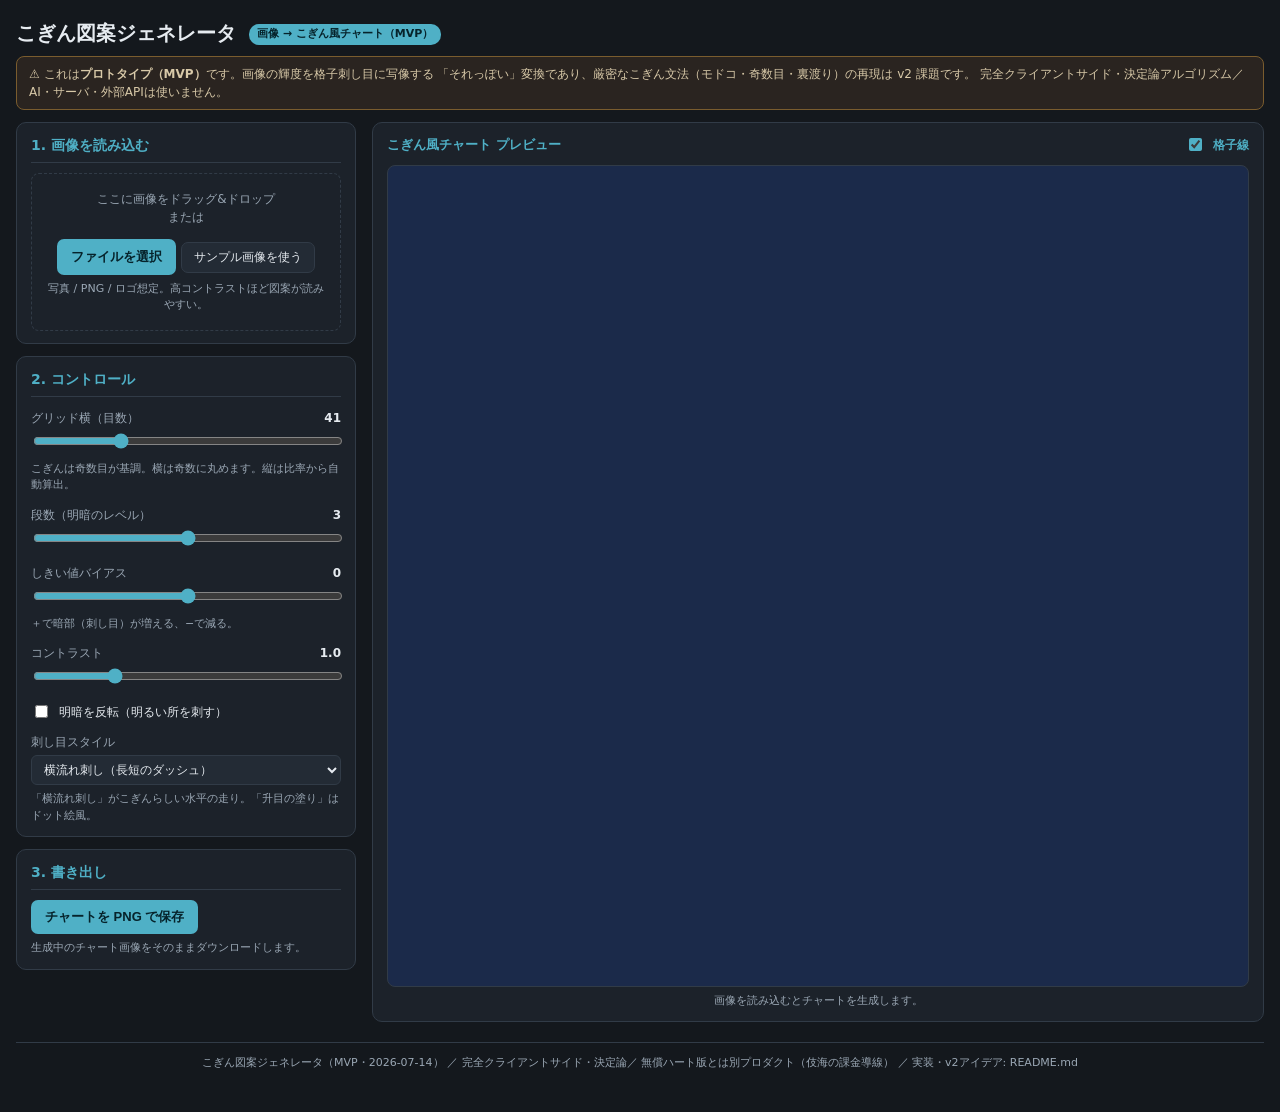
<file: index.html>
<!DOCTYPE html>
<html lang="ja">
<head>
<meta charset="UTF-8">
<meta name="viewport" content="width=device-width, initial-scale=1.0">
<title>こぎん図案ジェネレータ — 画像/ロゴ → こぎん風チャート（MVP）</title>
<link rel="stylesheet" href="css/style.css">
</head>
<body>
<div class="app-root">

  <header class="app-header">
    <h1>こぎん図案ジェネレータ
      <span class="proto-tag">画像 → こぎん風チャート（MVP）</span>
    </h1>
    <div class="warn-banner">
      ⚠ これは<strong>プロトタイプ（MVP）</strong>です。画像の輝度を格子刺し目に写像する
      「それっぽい」変換であり、厳密なこぎん文法（モドコ・奇数目・裏渡り）の再現は v2 課題です。
      完全クライアントサイド・決定論アルゴリズム／AI・サーバ・外部APIは使いません。
    </div>
  </header>

  <main class="app-main">

    <!-- 左: 入力・コントロール -->
    <aside class="side side-left">

      <section class="panel">
        <h2>1. 画像を読み込む</h2>
        <div id="dropzone" class="dropzone">
          <p class="dz-text">ここに画像をドラッグ&ドロップ<br>または</p>
          <label class="btn-primary file-btn">
            ファイルを選択
            <input type="file" id="file-input" accept="image/*" hidden>
          </label>
          <button id="btn-sample" class="btn-small">サンプル画像を使う</button>
          <p class="hint">写真 / PNG / ロゴ想定。高コントラストほど図案が読みやすい。</p>
        </div>
        <canvas id="src-canvas" class="src-canvas" width="200" height="200"></canvas>
      </section>

      <section class="panel">
        <h2>2. コントロール</h2>

        <label class="ctl-row">
          <span class="ctl-label">グリッド横（目数） <b id="gw-val">41</b></span>
          <input type="range" id="grid-w" min="11" max="121" step="2" value="41">
        </label>
        <p class="hint">こぎんは奇数目が基調。横は奇数に丸めます。縦は比率から自動算出。</p>

        <label class="ctl-row">
          <span class="ctl-label">段数（明暗のレベル） <b id="lv-val">3</b></span>
          <input type="range" id="levels" min="2" max="4" step="1" value="3">
        </label>

        <label class="ctl-row">
          <span class="ctl-label">しきい値バイアス <b id="th-val">0</b></span>
          <input type="range" id="threshold" min="-60" max="60" step="2" value="0">
        </label>
        <p class="hint">＋で暗部（刺し目）が増える、−で減る。</p>

        <label class="ctl-row">
          <span class="ctl-label">コントラスト <b id="ct-val">1.0</b></span>
          <input type="range" id="contrast" min="0.5" max="2.5" step="0.1" value="1.0">
        </label>

        <label class="ctl-check">
          <input type="checkbox" id="invert"> 明暗を反転（明るい所を刺す）
        </label>

        <label class="ctl-row">
          <span class="ctl-label">刺し目スタイル</span>
          <select id="stitch-style">
            <option value="dash">横流れ刺し（長短のダッシュ）</option>
            <option value="fill">升目の塗り（濃淡）</option>
          </select>
        </label>
        <p class="hint">「横流れ刺し」がこぎんらしい水平の走り。「升目の塗り」はドット絵風。</p>
      </section>

      <section class="panel">
        <h2>3. 書き出し</h2>
        <button id="btn-export" class="btn-primary">チャートを PNG で保存</button>
        <p class="hint">生成中のチャート画像をそのままダウンロードします。</p>
      </section>
    </aside>

    <!-- 中央: プレビュー -->
    <section class="center-col">
      <div class="toolbar">
        <span class="tb-label">こぎん風チャート プレビュー</span>
        <span class="tb-grow"></span>
        <label class="ctl-check inline">
          <input type="checkbox" id="show-grid" checked> 格子線
        </label>
      </div>
      <div class="canvas-wrap">
        <canvas id="chart-canvas" class="chart-canvas" width="800" height="800"></canvas>
      </div>
      <p id="chart-info" class="hint chart-info">画像を読み込むとチャートを生成します。</p>
    </section>

  </main>

  <footer class="app-footer">
    こぎん図案ジェネレータ（MVP・2026-07-14）
    ／ 完全クライアントサイド・決定論／ 無償ハート版とは別プロダクト（伎海の課金導線）
    ／ 実装・v2アイデア: README.md
  </footer>
</div>

<script src="js/image-loader.js"></script>
<script src="js/quantize.js"></script>
<script src="js/kogin-render.js"></script>
<script src="js/sample.js"></script>
<script src="js/app.js"></script>
</body>
</html>
</file>
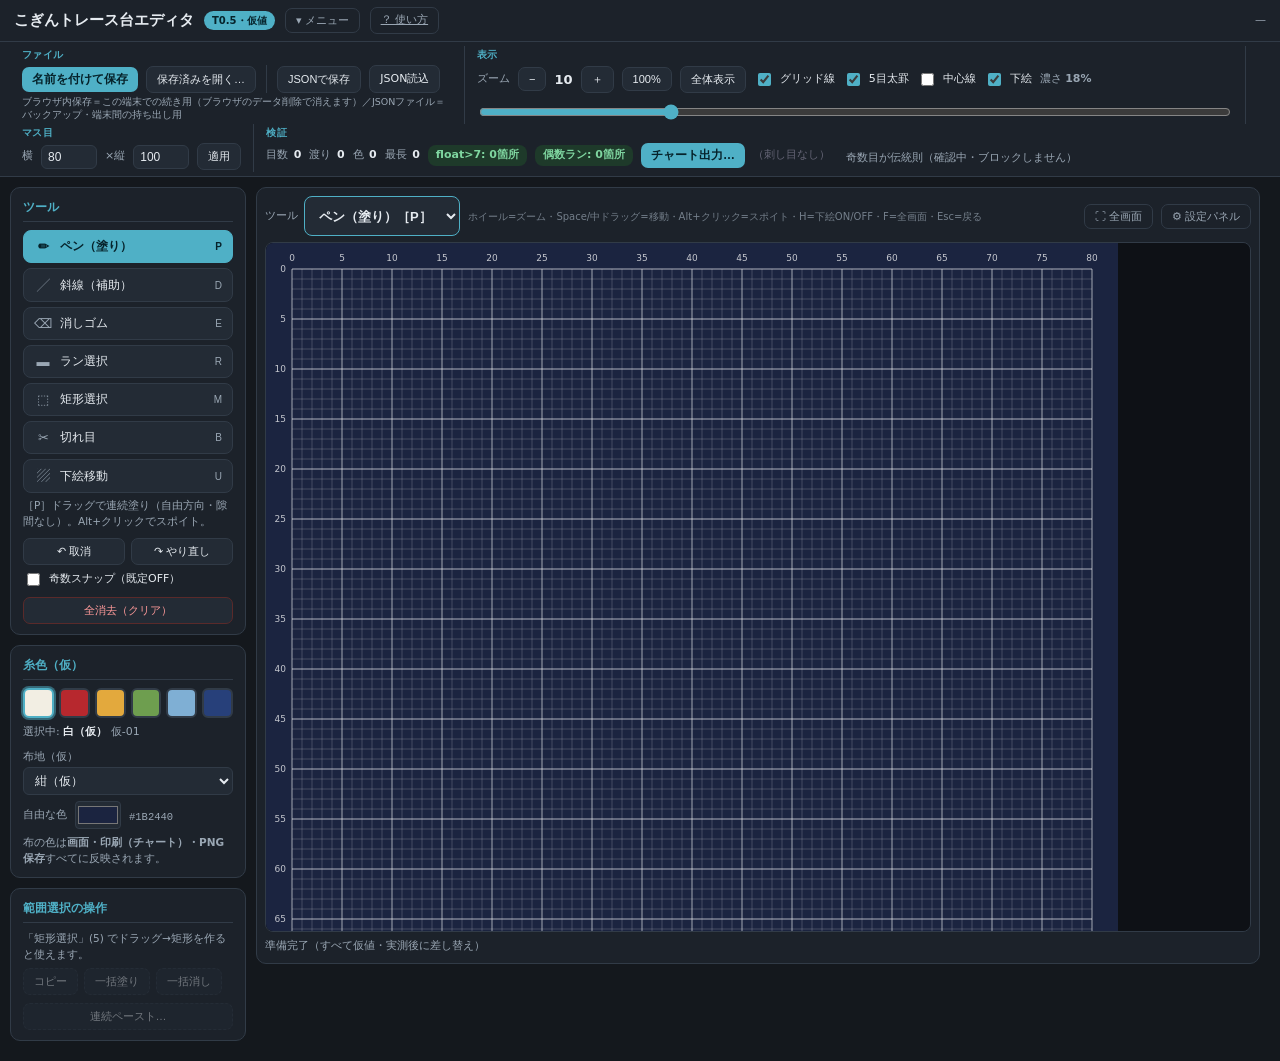
<file: editor.html>
<!DOCTYPE html>
<html lang="ja">
<head>
<meta charset="UTF-8">
<meta name="viewport" content="width=device-width, initial-scale=1.0">
<title>こぎんトレース台エディタ（T0.5・仮）</title>
<!-- ?v= はキャッシュバスター。GitHub Pages はJS/CSSをブラウザにキャッシュさせるため、
     更新を出したのに古いままの画面が出る事故（2026-08-06 R7）を防ぐ。改修のたびに上げる。 -->
<link rel="stylesheet" href="css/editor.css?v=r9">
</head>
<body>

<header class="ed-header">
  <h1>こぎんトレース台エディタ</h1>
  <span class="ed-tag">T0.5・仮値</span>
  <button class="btn-ghost" id="btn-ribbon-toggle" title="上部メニューを格納/展開">▾ メニュー</button>
  <a class="btn-ghost" id="btn-help" href="help.html" target="_blank" rel="noopener" title="使い方ページを新しいタブで開く">？ 使い方</a>
  <span class="spacer"></span>
  <span class="ed-note" id="autosave-status">—</span>
</header>

<!-- ===== 上部リボン（低頻度・格納可能） ===== -->
<div class="ribbon" id="ribbon">
  <div class="rb-group">
    <div class="rb-title">ファイル</div>
    <div class="rb-body">
      <button class="btn-primary btn-slim" id="btn-save-named" title="このブラウザの中に名前を付けて保存（すぐ続きから開けます）">名前を付けて保存</button>
      <button class="btn-small" id="btn-open-library" title="このブラウザに保存したデザインの一覧から開く">保存済みを開く…</button>
      <span class="rb-div"></span>
      <button class="btn-small" id="btn-save" title="JSONファイルとしてダウンロード（バックアップ・他の端末へ持ち出し用）">JSONで保存</button>
      <label class="file-btn btn-small" title="JSONファイルを読み込む">JSON読込<input type="file" id="load-file" accept="application/json,.json"></label>
    </div>
    <p class="rb-note" id="file-role-note">ブラウザ内保存＝この端末での続き用（ブラウザのデータ削除で消えます）／JSONファイル＝バックアップ・端末間の持ち出し用</p>
  </div>

  <div class="rb-group">
    <div class="rb-title">表示</div>
    <div class="rb-body">
      <span class="rb-lbl">ズーム</span>
      <button class="btn-small" id="btn-zoom-out">−</button>
      <b id="zoom-val">10</b>
      <button class="btn-small" id="btn-zoom-in">＋</button>
      <button class="btn-small" id="btn-zoom-100" title="既定倍率に戻す">100%</button>
      <button class="btn-small" id="btn-zoom-fit" title="グリッド全体を表示に合わせる">全体表示</button>
      <label class="check"><input type="checkbox" id="chk-grid" checked> グリッド線</label>
      <label class="check"><input type="checkbox" id="chk-5" checked> 5目太罫</label>
      <label class="check"><input type="checkbox" id="chk-center"> 中心線</label>
      <label class="check" title="下絵の表示ON/OFF（H キー・データは保持）"><input type="checkbox" id="chk-underlay" checked> 下絵</label>
      <span class="rb-lbl">濃さ <b id="gridop-val">18%</b></span>
      <input type="range" id="grid-opacity" min="4" max="60" step="1" value="18" class="rb-range">
    </div>
  </div>

  <div class="rb-group">
    <div class="rb-title">マス目</div>
    <div class="rb-body">
      <span class="rb-lbl">横</span>
      <input type="number" id="grid-w-top" min="3" max="200" value="80" title="横のマス数">
      <span class="rb-lbl">×縦</span>
      <input type="number" id="grid-h-top" min="3" max="200" value="100" title="縦のマス数">
      <button class="btn-small" id="btn-grid-apply" title="このマス数に変更（塗りは左上基準で残ります）">適用</button>
    </div>
  </div>

  <div class="rb-group grow">
    <div class="rb-title">検証</div>
    <div class="rb-body">
      <span class="stat-inline">目数 <b id="stat-cells">0</b></span>
      <span class="stat-inline">渡り <b id="stat-runs">0</b></span>
      <span class="stat-inline">色 <b id="stat-colors">0</b></span>
      <span class="stat-inline">最長 <b id="stat-maxrun">0</b></span>
      <span class="badge ok" id="float-badge">float&gt;7: 0箇所</span>
      <span class="badge ok" id="even-badge">偶数ラン: 0箇所</span>
      <button class="btn-primary btn-slim" id="btn-chart">チャート出力…</button>
      <span class="percolor" id="percolor"></span>
      <span class="hint" id="chart-hint"></span>
      <span class="hint" id="even-note">奇数目が伝統則（確認中・ブロックしません）</span>
    </div>
  </div>
</div>

<!-- ===== ワークスペース（左=高頻度 / 中央=キャンバス / 右=折りたたみ既定） ===== -->
<div class="ws right-collapsed" id="ws">

  <!-- 左：高頻度（ツール・パレット・取消・範囲操作） -->
  <aside class="ws-left">
    <section class="panel">
      <h2>ツール</h2>
      <div class="tool-list">
        <button class="tool-btn" id="tool-pen" data-tool="pen" title="ペン（塗り）［P / 1］ドラッグで連続塗り・Alt+クリックでスポイト"><span class="ico">✏</span>ペン（塗り）<span class="k">P</span></button>
        <button class="tool-btn" id="tool-diag" data-tool="diag" title="斜線（補助）［D / 2］"><span class="ico">╱</span>斜線（補助）<span class="k">D</span></button>
        <button class="tool-btn" id="tool-eraser" data-tool="eraser" title="消しゴム［E / 3］ドラッグで自由方向に消去"><span class="ico">⌫</span>消しゴム<span class="k">E</span></button>
        <button class="tool-btn" id="tool-select" data-tool="select" title="ラン選択［R / 4］"><span class="ico">▬</span>ラン選択<span class="k">R</span></button>
        <button class="tool-btn" id="tool-rect" data-tool="rect" title="矩形選択［M / 5］"><span class="ico">⬚</span>矩形選択<span class="k">M</span></button>
        <button class="tool-btn" id="tool-break" data-tool="break" title="切れ目［B / 7］"><span class="ico">✂</span>切れ目<span class="k">B</span></button>
        <button class="tool-btn" id="tool-underlay" data-tool="underlay" title="下絵移動［U / 6］ホイールで下絵拡縮"><span class="ico">▨</span>下絵移動<span class="k">U</span></button>
      </div>
      <p class="hint" id="tool-tip">ドラッグで水平ラン。放すと確定。</p>
      <div class="undo-row">
        <button class="btn-small" id="btn-undo">↶ 取消</button>
        <button class="btn-small" id="btn-redo">↷ やり直し</button>
      </div>
      <label class="check"><input type="checkbox" id="chk-oddsnap"> 奇数スナップ（既定OFF）</label>
      <button class="btn-small danger-outline block-btn" id="btn-clear-all">全消去（クリア）</button>
    </section>

    <section class="panel">
      <h2>糸色（仮）</h2>
      <div class="palette" id="palette"></div>
      <div class="active-color" id="active-color">—</div>
      <label class="block lbl">布地（仮）</label>
      <select id="fabric-select"></select>
      <div class="row fabric-row">
        <label for="fabric-color">自由な色</label>
        <input type="color" id="fabric-color" value="#1B2440" title="布の色を自由に選ぶ（選ぶと「自由な色」になります）">
        <span class="hint" id="fabric-hex">#1B2440</span>
      </div>
      <p class="hint">布の色は<b>画面・印刷（チャート）・PNG保存</b>すべてに反映されます。</p>
    </section>

    <section class="panel">
      <h2>範囲選択の操作</h2>
      <p class="hint">「矩形選択」(5) でドラッグ→矩形を作ると使えます。</p>
      <div class="row">
        <button class="btn-small" id="btn-copy">コピー</button>
        <button class="btn-small" id="btn-rect-fill">一括塗り</button>
        <button class="btn-small" id="btn-rect-erase">一括消し</button>
      </div>
      <button class="btn-small block-btn" id="btn-repeat">連続ペースト…</button>
      <div class="repeat-form hidden" id="repeat-form">
        <ol class="steps" id="repeat-steps">
          <li data-step="1">コピー</li>
          <li data-step="2">回数・間隔</li>
          <li data-step="3">配置クリック</li>
        </ol>
        <div class="row">
          <label>横回数</label><input type="number" id="rep-nx" min="1" max="50" value="3">
          <label>縦回数</label><input type="number" id="rep-ny" min="1" max="50" value="3">
        </div>
        <div class="row">
          <label>横間隔</label><input type="number" id="rep-gapx" min="0" max="20" value="1">
          <label>縦間隔</label><input type="number" id="rep-gapy" min="0" max="20" value="1">
        </div>
        <div class="row">
          <button class="btn-primary" id="rep-place">配置モードへ</button>
          <button class="btn-small" id="rep-cancel">閉じる</button>
        </div>
        <p class="hint">キャンバス上をクリックで一括配置（undo1回で戻る）。</p>
      </div>
    </section>
  </aside>

  <!-- 中央：キャンバス（可変幅で最大化） -->
  <main class="ws-canvas" id="ws-canvas">
    <!-- #15 キャンバス直接D&D中のオーバーレイ（画像を板に落として下絵を読み込む） -->
    <div class="canvas-dnd-hint hidden" id="canvas-dnd-hint">ここにドロップで下絵を読み込み</div>
    <div class="canvas-toolbar">
      <!-- #20 ここは元から「現在のツール名」の表示に場所を取っていた枠。そのまま選択UIにする
           ＝方眼を新たに覆わない。.canvas-toolbar は body.focus-mode でも残るので全画面でも同じ場所・同じ操作。 -->
      <label class="tool-pick"><span class="tp-lbl">ツール</span>
        <select id="tool-picker" title="ツールを選ぶ（キーボードは P/D/E/R/M/U/B）" aria-label="ツールを選ぶ"></select>
      </label>
      <span class="op-hint">ホイール=ズーム・Space/中ドラッグ=移動・Alt+クリック=スポイト・H=下絵ON/OFF・F=全画面・Esc=戻る</span>
      <span class="spacer"></span>
      <button class="btn-ghost" id="btn-focus-toggle" title="キャンバスだけの全画面表示（F キー・Esc で戻る）">⛶ 全画面</button>
      <button class="btn-ghost" id="btn-toggle-right" title="右パネルの表示/格納">⚙ 設定パネル</button>
    </div>
    <div class="canvas-wrap" id="canvas-wrap">
      <svg id="trace-svg" width="100" height="100" viewBox="0 0 100 100"></svg>
    </div>
    <div class="canvas-status" id="canvas-status">起動中…</div>
  </main>

  <!-- 右：低頻度（グリッド設定・下絵）＝折りたたみ既定 -->
  <aside class="ws-right collapsed" id="ws-right">
    <section class="panel">
      <h2>グリッド設定</h2>
      <label class="block lbl">プリセット</label>
      <select id="preset-select"></select>
      <div class="row">
        <label>横W</label><input type="number" id="grid-w" min="3" max="200" value="80">
        <label>縦H</label><input type="number" id="grid-h" min="3" max="200" value="100">
      </div>
      <p class="hint">3〜200・偶数OK（奇数丸めなし）。縮小で刺し目が落ちる時は確認します。</p>
      <label class="block lbl">セル縦横比 cellAspect（仮・要実測） <b id="aspect-val">1.00</b></label>
      <input type="number" id="cell-aspect" min="0.5" max="2.0" step="0.01" value="1.0">
    </section>

    <section class="panel">
      <h2>下絵（トレース元）</h2>
      <div class="dropzone" id="underlay-dz">
        画像をドラッグ&ドロップ /
        <label class="file-btn btn-small">ファイル選択<input type="file" id="underlay-file" accept="image/*"></label>
        <button class="btn-small" id="btn-underlay-sample">サンプル</button>
      </div>
      <div class="fit-box">
        <label class="block lbl">マス目に合わせる（一発フィット）</label>
        <div class="row">
          <input type="number" id="underlay-fit-n" min="1" max="200" value="80">
          <label>目</label>
          <button class="btn-small" id="btn-underlay-fit-w">横に合わせる</button>
          <button class="btn-small" id="btn-underlay-fit-h">縦に合わせる</button>
        </div>
        <label class="check"><input type="checkbox" id="chk-fit-aspect" checked> 縦横比を維持（単一スケール）</label>
      </div>
      <label class="block lbl">大きさ（スライダーで連続調整・横目数相当） <b id="uscale-val">—</b></label>
      <input type="range" id="underlay-scale" min="1" max="200" step="1" value="80" title="下絵の大きさを連続調整（横N目相当・縦横比維持・中心を保って拡縮）">
      <p class="hint">「下絵移動」(U) 中は<b>矢印キー</b>で位置を微調整（Shiftで1マスずつ大きく移動）。</p>
      <label class="block lbl">透過 <b id="uop-val">50%</b></label>
      <input type="range" id="underlay-opacity" min="0" max="100" step="1" value="50">
      <label class="check"><input type="checkbox" id="chk-grayscale"> グレースケール</label>
      <div class="row">
        <label>回転</label>
        <button class="btn-small" id="btn-rot-l">−90°</button>
        <button class="btn-small" id="btn-rot-r">＋90°</button>
      </div>
      <label class="block lbl">微調整 <b id="urot-val">0°</b></label>
      <input type="range" id="underlay-rot" min="-45" max="45" step="1" value="0">
      <div class="row">
        <button class="btn-small" id="btn-underlay-center">中心合わせ</button>
        <button class="btn-small" id="btn-underlay-clear">下絵クリア</button>
      </div>
      <p class="hint">「下絵移動」(6) でドラッグ移動・ホイールで拡縮。cells には影響しません。</p>
    </section>
  </aside>
</div>

<div id="trace-chart-overlay"></div>

<!-- ===== #19 ブラウザ内保存メニュー（保存済みデザイン一覧） ===== -->
<div class="modal-back hidden" id="library-modal">
  <div class="modal-card">
    <div class="modal-head">
      <h2>保存済みデザイン（このブラウザの中）</h2>
      <span class="spacer"></span>
      <button class="btn-ghost" id="btn-library-close" title="閉じる（Esc）">✕ 閉じる</button>
    </div>
    <div class="modal-body">
      <div class="row">
        <button class="btn-primary btn-slim" id="btn-library-save-new" title="いまの作業に名前を付けて、このブラウザの中に新しく保存します">＋ いまの作業を新規保存…</button>
        <span class="spacer"></span>
        <span class="hint" id="library-count">—</span>
      </div>
      <p class="lib-msg hidden" id="library-msg"></p>
      <p class="hint hidden" id="library-empty">まだブラウザ内保存はありません。「＋ いまの作業を新規保存…」で保存すると、ここから開けるようになります。</p>
      <ul class="lib-list" id="library-list"></ul>
    </div>
    <div class="modal-foot">
      <p class="warn-note" id="library-warn">⚠ ブラウザ内保存は<b>この端末のこのブラウザだけ</b>に残ります。ブラウザのデータ（履歴・サイトデータ）を消すと<b>いっしょに消えます</b>。大事な作品は「JSONで保存」でファイルにも残してください。</p>
    </div>
  </div>
</div>

<script src="js/image-loader.js?v=r9"></script>
<script src="js/sample.js?v=r9"></script>
<script src="js/trace-config.js?v=r9"></script>
<script src="js/trace-state.js?v=r9"></script>
<script src="js/trace-library.js?v=r9"></script>
<script src="js/trace-validate.js?v=r9"></script>
<script src="js/trace-render.js?v=r9"></script>
<script src="js/trace-chart.js?v=r9"></script>
<script src="js/trace-app.js?v=r9"></script>
</body>
</html>
</file>
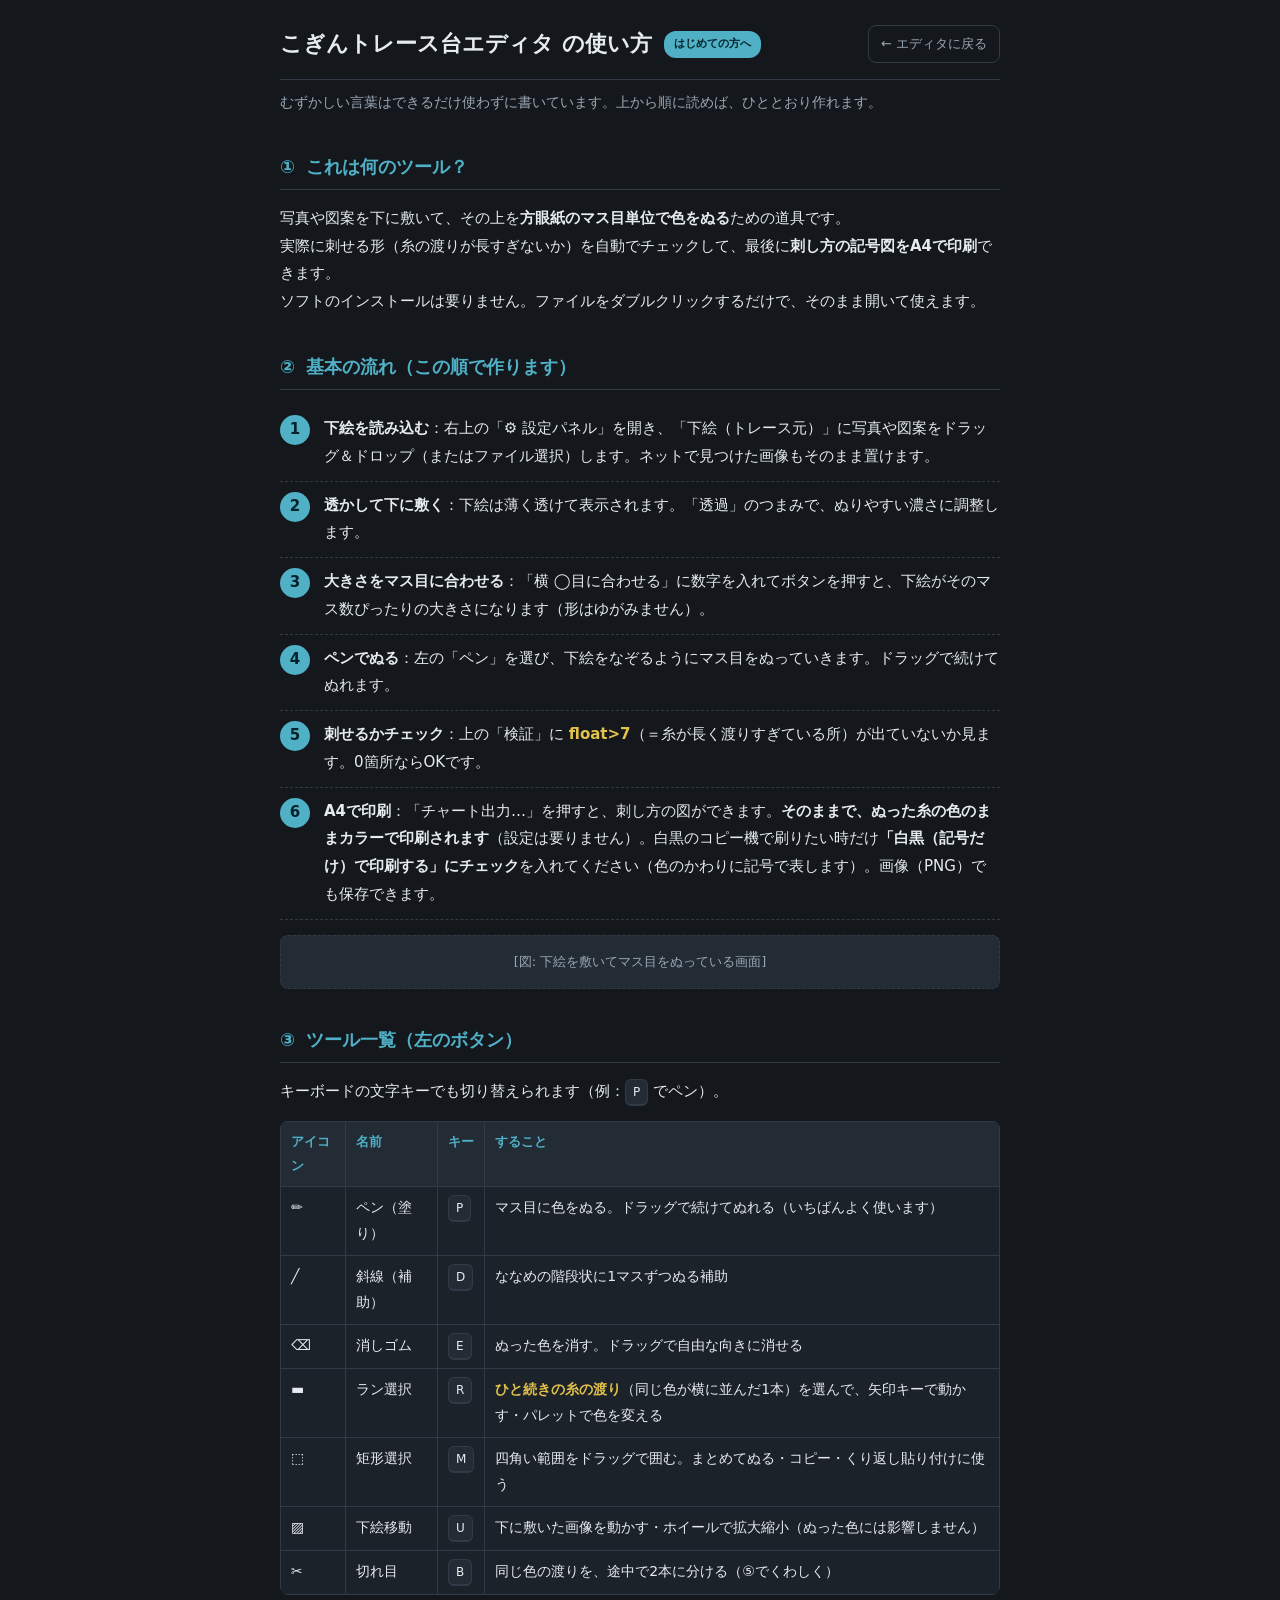
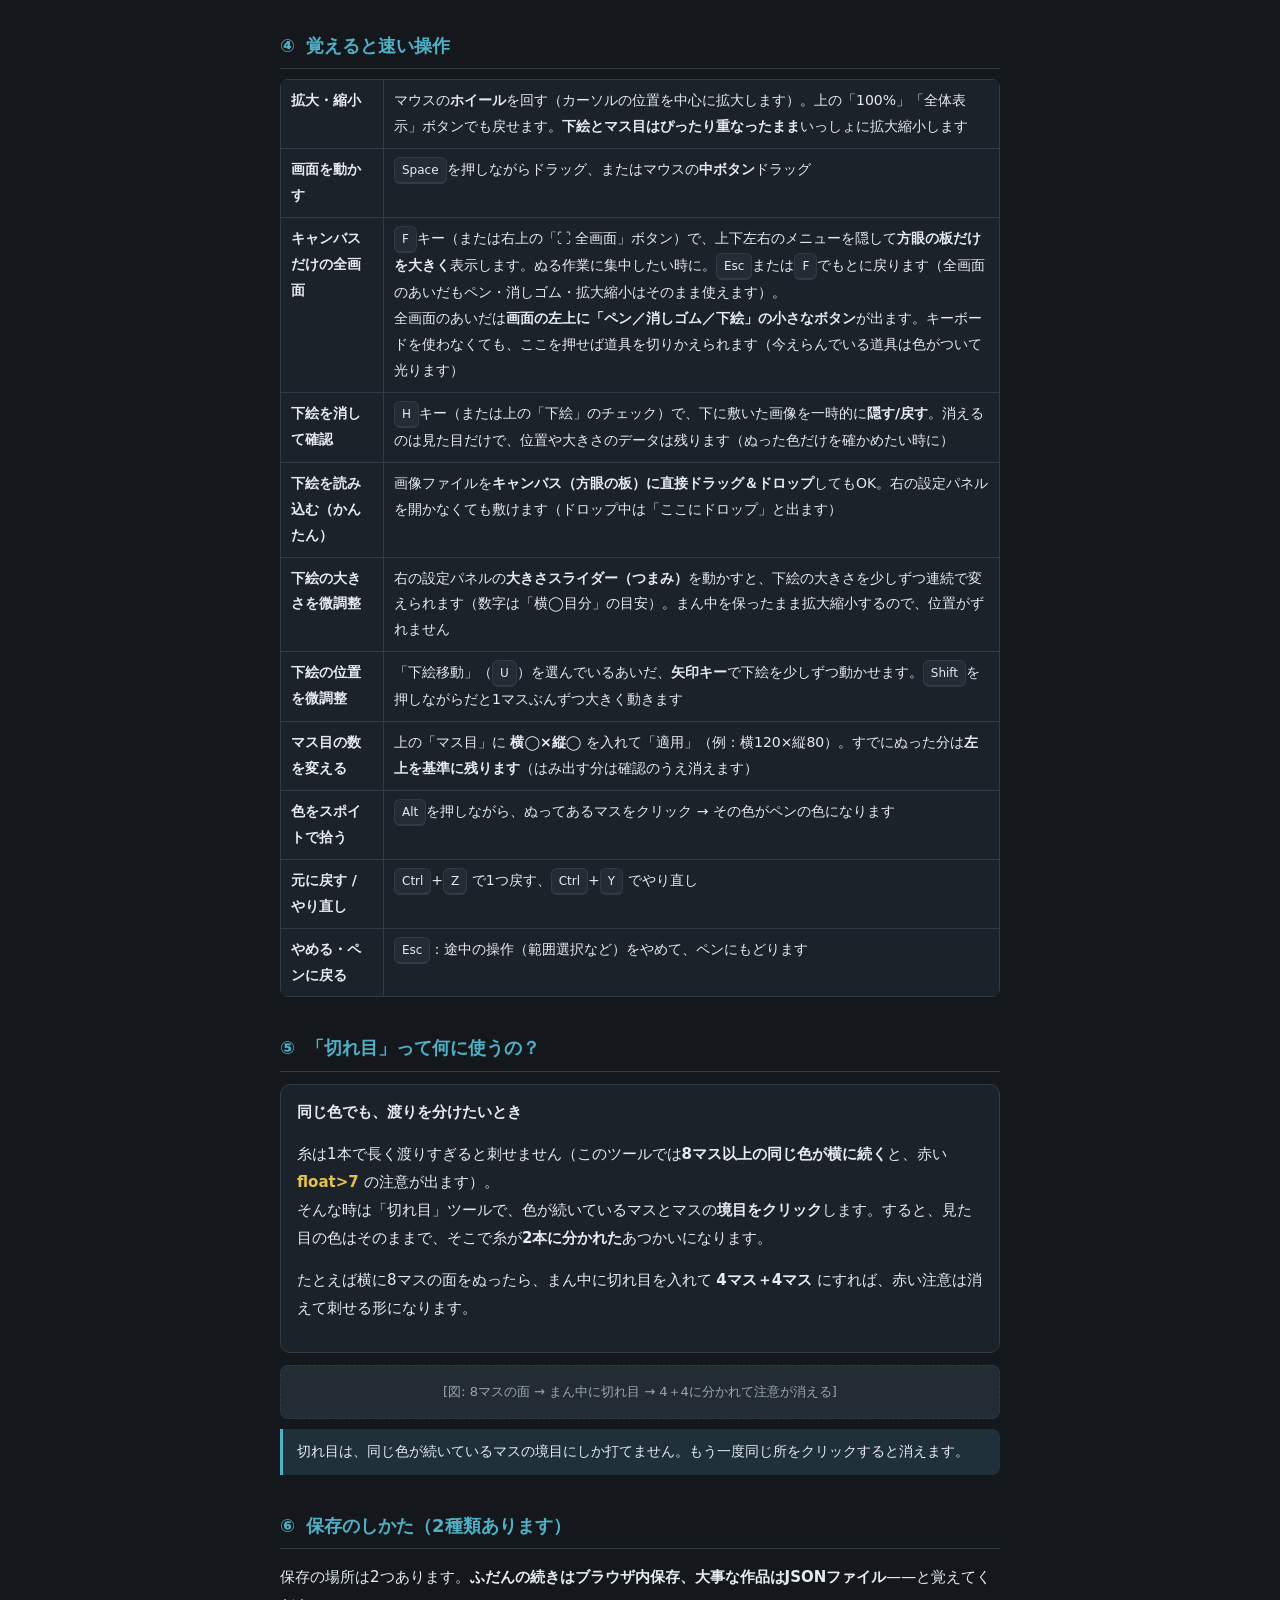
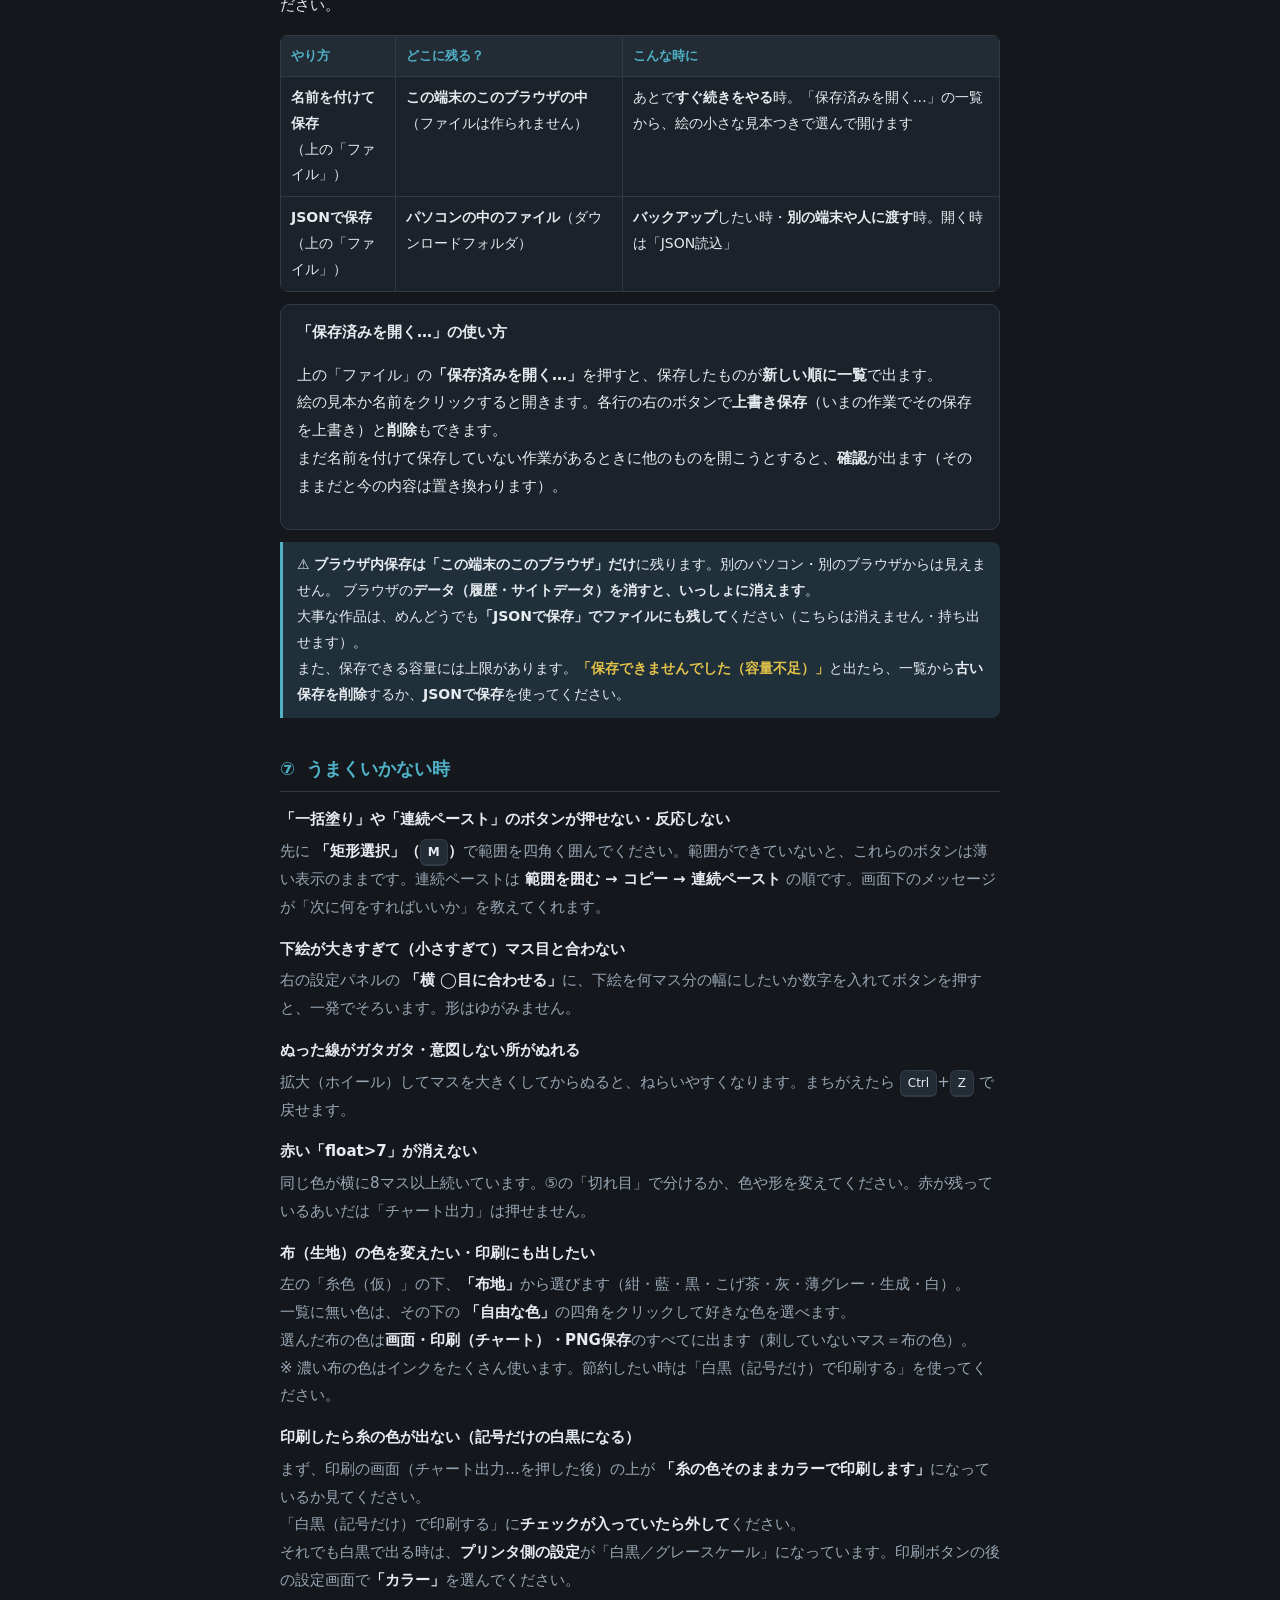
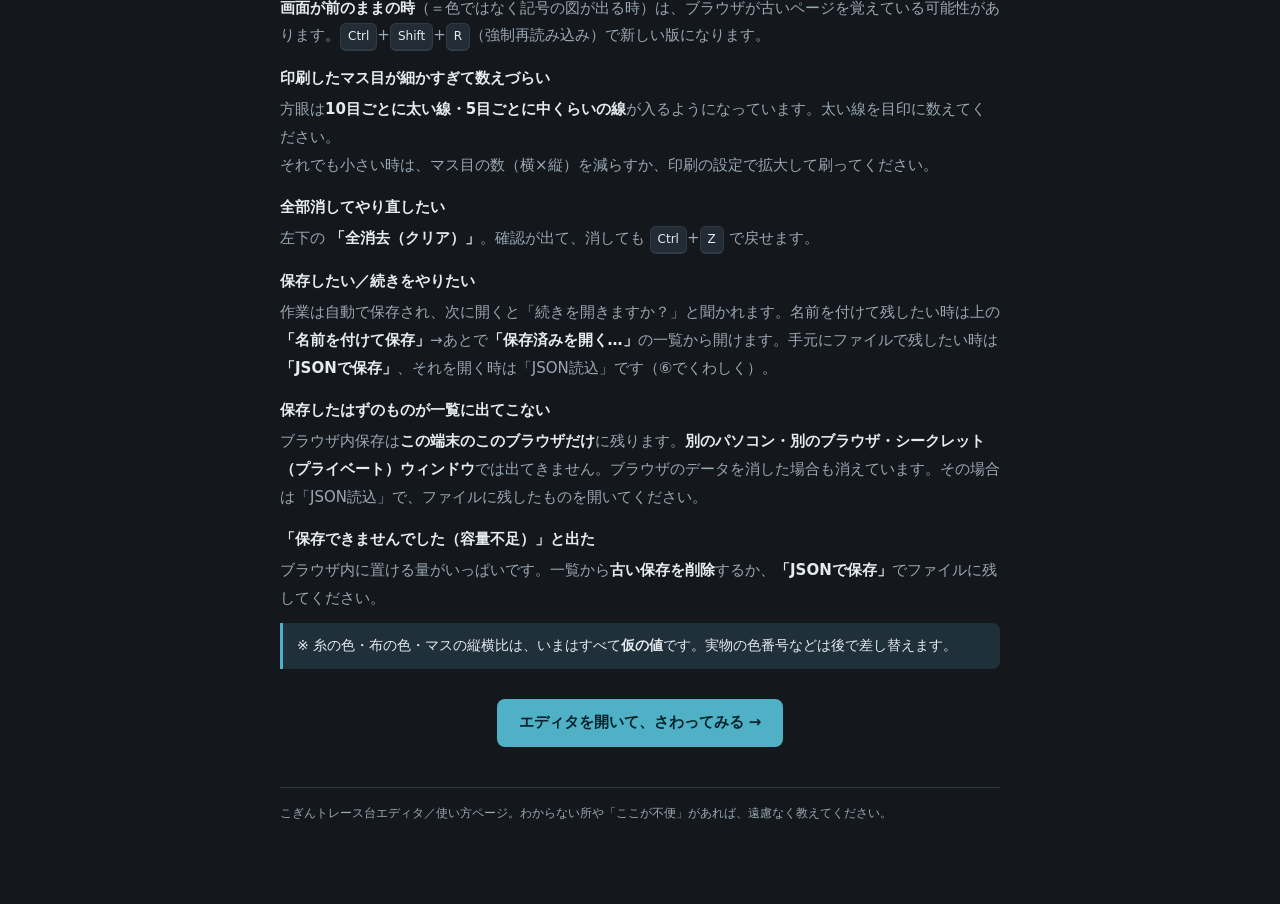
<file: help.html>
<!DOCTYPE html>
<html lang="ja">
<head>
<meta charset="UTF-8">
<meta name="viewport" content="width=device-width, initial-scale=1.0">
<title>こぎんトレース台エディタ — 使い方</title>
<style>
  :root{
    --bg:#14181d; --panel:#1c222a; --panel2:#232b35; --line:#313b47;
    --text:#e6ebf0; --dim:#9aa7b4; --accent:#4fb0c6; --warn:#E3C24A; --danger:#E23B3B;
  }
  *{box-sizing:border-box;}
  html,body{margin:0;padding:0;background:var(--bg);color:var(--text);
    font-family:"Hiragino Kaku Gothic ProN","Yu Gothic",Meiryo,system-ui,sans-serif;
    font-size:15px;line-height:1.85;}
  a{color:var(--accent);}
  .wrap{max-width:760px;margin:0 auto;padding:24px 20px 80px;}
  header.top{display:flex;align-items:center;gap:12px;flex-wrap:wrap;
    border-bottom:1px solid var(--line);padding-bottom:14px;margin-bottom:8px;}
  header.top h1{font-size:22px;margin:0;font-weight:700;}
  .tag{font-size:11px;background:var(--accent);color:#06232b;padding:3px 10px;border-radius:12px;font-weight:700;}
  .back{margin-left:auto;font-size:13px;text-decoration:none;border:1px solid var(--line);
    color:var(--dim);border-radius:8px;padding:6px 12px;}
  .back:hover{border-color:var(--accent);color:var(--text);}
  .lead{color:var(--dim);font-size:14px;margin:10px 0 6px;}
  h2{font-size:18px;margin:34px 0 10px;color:var(--accent);border-bottom:1px solid var(--line);padding-bottom:6px;}
  h2 .num{display:inline-block;min-width:26px;}
  ol.steps{padding-left:0;list-style:none;counter-reset:st;}
  ol.steps>li{counter-increment:st;position:relative;padding:10px 0 10px 44px;border-bottom:1px dashed var(--line);}
  ol.steps>li::before{content:counter(st);position:absolute;left:0;top:10px;width:30px;height:30px;
    background:var(--accent);color:#06232b;border-radius:50%;display:flex;align-items:center;justify-content:center;font-weight:700;}
  ol.steps>li b{color:var(--text);}
  .fig{background:var(--panel2);border:1px dashed var(--line);border-radius:8px;color:var(--dim);
    font-size:13px;padding:14px;margin:8px 0;text-align:center;}
  table{width:100%;border-collapse:collapse;margin:8px 0;background:var(--panel);border-radius:8px;overflow:hidden;}
  th,td{border:1px solid var(--line);padding:8px 10px;text-align:left;font-size:14px;vertical-align:top;}
  th{background:var(--panel2);color:var(--accent);font-size:13px;}
  td .ico{font-size:17px;}
  kbd{display:inline-block;background:var(--panel2);border:1px solid var(--line);border-bottom-width:2px;
    border-radius:6px;padding:1px 7px;font-size:12px;color:var(--text);font-family:inherit;min-width:16px;text-align:center;}
  .card{background:var(--panel);border:1px solid var(--line);border-radius:10px;padding:14px 16px;margin:12px 0;}
  .card h3{margin:0 0 6px;font-size:15px;color:var(--text);}
  .note{background:#20303a;border-left:3px solid var(--accent);border-radius:0 8px 8px 0;padding:10px 14px;margin:10px 0;font-size:14px;}
  .word{color:var(--warn);font-weight:700;}
  dl.trouble{margin:0;}
  dl.trouble dt{font-weight:700;color:var(--text);margin-top:14px;}
  dl.trouble dd{margin:4px 0 0;color:var(--dim);}
  dl.trouble dd b{color:var(--text);}
  footer{margin-top:40px;border-top:1px solid var(--line);padding-top:14px;color:var(--dim);font-size:12px;}
  .center-cta{text-align:center;margin:30px 0 0;}
  .center-cta a{display:inline-block;background:var(--accent);color:#06232b;font-weight:700;
    text-decoration:none;border-radius:8px;padding:10px 22px;}
</style>
</head>
<body>
<div class="wrap">

<header class="top">
  <h1>こぎんトレース台エディタ の使い方</h1>
  <span class="tag">はじめての方へ</span>
  <a class="back" href="editor.html">← エディタに戻る</a>
</header>
<p class="lead">むずかしい言葉はできるだけ使わずに書いています。上から順に読めば、ひととおり作れます。</p>

<!-- ① これは何のツールか -->
<h2><span class="num">①</span>これは何のツール？</h2>
<p>写真や図案を下に敷いて、その上を<b>方眼紙のマス目単位で色をぬる</b>ための道具です。<br>
実際に刺せる形（糸の渡りが長すぎないか）を自動でチェックして、最後に<b>刺し方の記号図をA4で印刷</b>できます。<br>
ソフトのインストールは要りません。ファイルをダブルクリックするだけで、そのまま開いて使えます。</p>

<!-- ② 基本の流れ -->
<h2><span class="num">②</span>基本の流れ（この順で作ります）</h2>
<ol class="steps">
  <li><b>下絵を読み込む</b>：右上の「⚙ 設定パネル」を開き、「下絵（トレース元）」に写真や図案をドラッグ＆ドロップ（またはファイル選択）します。ネットで見つけた画像もそのまま置けます。</li>
  <li><b>透かして下に敷く</b>：下絵は薄く透けて表示されます。「透過」のつまみで、ぬりやすい濃さに調整します。</li>
  <li><b>大きさをマス目に合わせる</b>：「横 ◯目に合わせる」に数字を入れてボタンを押すと、下絵がそのマス数ぴったりの大きさになります（形はゆがみません）。</li>
  <li><b>ペンでぬる</b>：左の「ペン」を選び、下絵をなぞるようにマス目をぬっていきます。ドラッグで続けてぬれます。</li>
  <li><b>刺せるかチェック</b>：上の「検証」に <span class="word">float&gt;7</span>（＝糸が長く渡りすぎている所）が出ていないか見ます。0箇所ならOKです。</li>
  <li><b>A4で印刷</b>：「チャート出力…」を押すと、刺し方の図ができます。<b>そのままで、ぬった糸の色のままカラーで印刷されます</b>（設定は要りません）。白黒のコピー機で刷りたい時だけ<b>「白黒（記号だけ）で印刷する」にチェック</b>を入れてください（色のかわりに記号で表します）。画像（PNG）でも保存できます。</li>
</ol>
<div class="fig">[図: 下絵を敷いてマス目をぬっている画面]</div>

<!-- ③ ツール一覧 -->
<h2><span class="num">③</span>ツール一覧（左のボタン）</h2>
<p>キーボードの文字キーでも切り替えられます（例：<kbd>P</kbd> でペン）。</p>
<table>
  <thead><tr><th>アイコン</th><th>名前</th><th>キー</th><th>すること</th></tr></thead>
  <tbody>
    <tr><td class="ico">✏</td><td>ペン（塗り）</td><td><kbd>P</kbd></td><td>マス目に色をぬる。ドラッグで続けてぬれる（いちばんよく使います）</td></tr>
    <tr><td class="ico">╱</td><td>斜線（補助）</td><td><kbd>D</kbd></td><td>ななめの階段状に1マスずつぬる補助</td></tr>
    <tr><td class="ico">⌫</td><td>消しゴム</td><td><kbd>E</kbd></td><td>ぬった色を消す。ドラッグで自由な向きに消せる</td></tr>
    <tr><td class="ico">▬</td><td>ラン選択</td><td><kbd>R</kbd></td><td><span class="word">ひと続きの糸の渡り</span>（同じ色が横に並んだ1本）を選んで、矢印キーで動かす・パレットで色を変える</td></tr>
    <tr><td class="ico">⬚</td><td>矩形選択</td><td><kbd>M</kbd></td><td>四角い範囲をドラッグで囲む。まとめてぬる・コピー・くり返し貼り付けに使う</td></tr>
    <tr><td class="ico">▨</td><td>下絵移動</td><td><kbd>U</kbd></td><td>下に敷いた画像を動かす・ホイールで拡大縮小（ぬった色には影響しません）</td></tr>
    <tr><td class="ico">✂</td><td>切れ目</td><td><kbd>B</kbd></td><td>同じ色の渡りを、途中で2本に分ける（⑤でくわしく）</td></tr>
  </tbody>
</table>

<!-- ④ 便利操作 -->
<h2><span class="num">④</span>覚えると速い操作</h2>
<table>
  <tbody>
    <tr><td><b>拡大・縮小</b></td><td>マウスの<b>ホイール</b>を回す（カーソルの位置を中心に拡大します）。上の「100%」「全体表示」ボタンでも戻せます。<b>下絵とマス目はぴったり重なったまま</b>いっしょに拡大縮小します</td></tr>
    <tr><td><b>画面を動かす</b></td><td><kbd>Space</kbd>を押しながらドラッグ、またはマウスの<b>中ボタン</b>ドラッグ</td></tr>
    <tr><td><b>キャンバスだけの全画面</b></td><td><kbd>F</kbd>キー（または右上の「⛶ 全画面」ボタン）で、上下左右のメニューを隠して<b>方眼の板だけを大きく</b>表示します。ぬる作業に集中したい時に。<kbd>Esc</kbd>または<kbd>F</kbd>でもとに戻ります（全画面のあいだもペン・消しゴム・拡大縮小はそのまま使えます）。<br>全画面のあいだは<b>画面の左上に「ペン／消しゴム／下絵」の小さなボタン</b>が出ます。キーボードを使わなくても、ここを押せば道具を切りかえられます（今えらんでいる道具は色がついて光ります）</td></tr>
    <tr><td><b>下絵を消して確認</b></td><td><kbd>H</kbd>キー（または上の「下絵」のチェック）で、下に敷いた画像を一時的に<b>隠す/戻す</b>。消えるのは見た目だけで、位置や大きさのデータは残ります（ぬった色だけを確かめたい時に）</td></tr>
    <tr><td><b>下絵を読み込む（かんたん）</b></td><td>画像ファイルを<b>キャンバス（方眼の板）に直接ドラッグ＆ドロップ</b>してもOK。右の設定パネルを開かなくても敷けます（ドロップ中は「ここにドロップ」と出ます）</td></tr>
    <tr><td><b>下絵の大きさを微調整</b></td><td>右の設定パネルの<b>大きさスライダー（つまみ）</b>を動かすと、下絵の大きさを少しずつ連続で変えられます（数字は「横◯目分」の目安）。まん中を保ったまま拡大縮小するので、位置がずれません</td></tr>
    <tr><td><b>下絵の位置を微調整</b></td><td>「下絵移動」（<kbd>U</kbd>）を選んでいるあいだ、<b>矢印キー</b>で下絵を少しずつ動かせます。<kbd>Shift</kbd>を押しながらだと1マスぶんずつ大きく動きます</td></tr>
    <tr><td><b>マス目の数を変える</b></td><td>上の「マス目」に <b>横◯×縦◯</b> を入れて「適用」（例：横120×縦80）。すでにぬった分は<b>左上を基準に残ります</b>（はみ出す分は確認のうえ消えます）</td></tr>
    <tr><td><b>色をスポイトで拾う</b></td><td><kbd>Alt</kbd>を押しながら、ぬってあるマスをクリック → その色がペンの色になります</td></tr>
    <tr><td><b>元に戻す / やり直し</b></td><td><kbd>Ctrl</kbd>+<kbd>Z</kbd> で1つ戻す、<kbd>Ctrl</kbd>+<kbd>Y</kbd> でやり直し</td></tr>
    <tr><td><b>やめる・ペンに戻る</b></td><td><kbd>Esc</kbd>：途中の操作（範囲選択など）をやめて、ペンにもどります</td></tr>
  </tbody>
</table>

<!-- ⑤ 切れ目機能 -->
<h2><span class="num">⑤</span>「切れ目」って何に使うの？</h2>
<div class="card">
  <h3>同じ色でも、渡りを分けたいとき</h3>
  <p>糸は1本で長く渡りすぎると刺せません（このツールでは<b>8マス以上の同じ色が横に続く</b>と、赤い <span class="word">float&gt;7</span> の注意が出ます）。<br>
  そんな時は「切れ目」ツールで、色が続いているマスとマスの<b>境目をクリック</b>します。すると、見た目の色はそのままで、そこで糸が<b>2本に分かれた</b>あつかいになります。</p>
  <p>たとえば横に8マスの面をぬったら、まん中に切れ目を入れて <b>4マス＋4マス</b> にすれば、赤い注意は消えて刺せる形になります。</p>
</div>
<div class="fig">[図: 8マスの面 → まん中に切れ目 → 4＋4に分かれて注意が消える]</div>
<div class="note">切れ目は、同じ色が続いているマスの境目にしか打てません。もう一度同じ所をクリックすると消えます。</div>

<!-- ⑥ 保存のしかた（2種類） -->
<h2><span class="num">⑥</span>保存のしかた（2種類あります）</h2>
<p>保存の場所は2つあります。<b>ふだんの続きはブラウザ内保存、大事な作品はJSONファイル</b>——と覚えてください。</p>
<table>
  <thead><tr><th>やり方</th><th>どこに残る？</th><th>こんな時に</th></tr></thead>
  <tbody>
    <tr>
      <td><b>名前を付けて保存</b><br>（上の「ファイル」）</td>
      <td><b>この端末のこのブラウザの中</b>（ファイルは作られません）</td>
      <td>あとで<b>すぐ続きをやる</b>時。「保存済みを開く…」の一覧から、絵の小さな見本つきで選んで開けます</td>
    </tr>
    <tr>
      <td><b>JSONで保存</b><br>（上の「ファイル」）</td>
      <td><b>パソコンの中のファイル</b>（ダウンロードフォルダ）</td>
      <td><b>バックアップ</b>したい時・<b>別の端末や人に渡す</b>時。開く時は「JSON読込」</td>
    </tr>
  </tbody>
</table>
<div class="card">
  <h3>「保存済みを開く…」の使い方</h3>
  <p>上の「ファイル」の<b>「保存済みを開く…」</b>を押すと、保存したものが<b>新しい順に一覧</b>で出ます。<br>
  絵の見本か名前をクリックすると開きます。各行の右のボタンで<b>上書き保存</b>（いまの作業でその保存を上書き）と<b>削除</b>もできます。<br>
  まだ名前を付けて保存していない作業があるときに他のものを開こうとすると、<b>確認</b>が出ます（そのままだと今の内容は置き換わります）。</p>
</div>
<div class="note">⚠ <b>ブラウザ内保存は「この端末のこのブラウザ」だけ</b>に残ります。別のパソコン・別のブラウザからは見えません。
ブラウザの<b>データ（履歴・サイトデータ）を消すと、いっしょに消えます</b>。<br>
大事な作品は、めんどうでも<b>「JSONで保存」でファイルにも残して</b>ください（こちらは消えません・持ち出せます）。<br>
また、保存できる容量には上限があります。<span class="word">「保存できませんでした（容量不足）」</span>と出たら、一覧から<b>古い保存を削除</b>するか、<b>JSONで保存</b>を使ってください。</div>

<!-- ⑦ うまくいかない時 -->
<h2><span class="num">⑦</span>うまくいかない時</h2>
<dl class="trouble">
  <dt>「一括塗り」や「連続ペースト」のボタンが押せない・反応しない</dt>
  <dd>先に <b>「矩形選択」（<kbd>M</kbd>）</b>で範囲を四角く囲んでください。範囲ができていないと、これらのボタンは薄い表示のままです。連続ペーストは <b>範囲を囲む → コピー → 連続ペースト</b> の順です。画面下のメッセージが「次に何をすればいいか」を教えてくれます。</dd>

  <dt>下絵が大きすぎて（小さすぎて）マス目と合わない</dt>
  <dd>右の設定パネルの <b>「横 ◯目に合わせる」</b>に、下絵を何マス分の幅にしたいか数字を入れてボタンを押すと、一発でそろいます。形はゆがみません。</dd>

  <dt>ぬった線がガタガタ・意図しない所がぬれる</dt>
  <dd>拡大（ホイール）してマスを大きくしてからぬると、ねらいやすくなります。まちがえたら <kbd>Ctrl</kbd>+<kbd>Z</kbd> で戻せます。</dd>

  <dt>赤い「float&gt;7」が消えない</dt>
  <dd>同じ色が横に8マス以上続いています。⑤の「切れ目」で分けるか、色や形を変えてください。赤が残っているあいだは「チャート出力」は押せません。</dd>

  <dt>布（生地）の色を変えたい・印刷にも出したい</dt>
  <dd>左の「糸色（仮）」の下、<b>「布地」</b>から選びます（紺・藍・黒・こげ茶・灰・薄グレー・生成・白）。<br>
  一覧に無い色は、その下の <b>「自由な色」</b>の四角をクリックして好きな色を選べます。<br>
  選んだ布の色は<b>画面・印刷（チャート）・PNG保存</b>のすべてに出ます（刺していないマス＝布の色）。<br>
  ※ 濃い布の色はインクをたくさん使います。節約したい時は「白黒（記号だけ）で印刷する」を使ってください。</dd>

  <dt>印刷したら糸の色が出ない（記号だけの白黒になる）</dt>
  <dd>まず、印刷の画面（チャート出力…を押した後）の上が <b>「糸の色そのままカラーで印刷します」</b>になっているか見てください。<br>
  「白黒（記号だけ）で印刷する」に<b>チェックが入っていたら外して</b>ください。<br>
  それでも白黒で出る時は、<b>プリンタ側の設定</b>が「白黒／グレースケール」になっています。印刷ボタンの後の設定画面で<b>「カラー」</b>を選んでください。<br>
  <b>画面が前のままの時</b>（＝色ではなく記号の図が出る時）は、ブラウザが古いページを覚えている可能性があります。<kbd>Ctrl</kbd>+<kbd>Shift</kbd>+<kbd>R</kbd>（強制再読み込み）で新しい版になります。</dd>

  <dt>印刷したマス目が細かすぎて数えづらい</dt>
  <dd>方眼は<b>10目ごとに太い線・5目ごとに中くらいの線</b>が入るようになっています。太い線を目印に数えてください。<br>
  それでも小さい時は、マス目の数（横×縦）を減らすか、印刷の設定で拡大して刷ってください。</dd>

  <dt>全部消してやり直したい</dt>
  <dd>左下の <b>「全消去（クリア）」</b>。確認が出て、消しても <kbd>Ctrl</kbd>+<kbd>Z</kbd> で戻せます。</dd>

  <dt>保存したい／続きをやりたい</dt>
  <dd>作業は自動で保存され、次に開くと「続きを開きますか？」と聞かれます。名前を付けて残したい時は上の<b>「名前を付けて保存」</b>→あとで<b>「保存済みを開く…」</b>の一覧から開けます。手元にファイルで残したい時は<b>「JSONで保存」</b>、それを開く時は「JSON読込」です（⑥でくわしく）。</dd>

  <dt>保存したはずのものが一覧に出てこない</dt>
  <dd>ブラウザ内保存は<b>この端末のこのブラウザだけ</b>に残ります。<b>別のパソコン・別のブラウザ・シークレット（プライベート）ウィンドウ</b>では出てきません。ブラウザのデータを消した場合も消えています。その場合は「JSON読込」で、ファイルに残したものを開いてください。</dd>

  <dt>「保存できませんでした（容量不足）」と出た</dt>
  <dd>ブラウザ内に置ける量がいっぱいです。一覧から<b>古い保存を削除</b>するか、<b>「JSONで保存」</b>でファイルに残してください。</dd>
</dl>

<div class="note">※ 糸の色・布の色・マスの縦横比は、いまはすべて<b>仮の値</b>です。実物の色番号などは後で差し替えます。</div>

<div class="center-cta"><a href="editor.html">エディタを開いて、さわってみる →</a></div>

<footer>
  こぎんトレース台エディタ／使い方ページ。わからない所や「ここが不便」があれば、遠慮なく教えてください。
</footer>

</div>
</body>
</html>
</file>
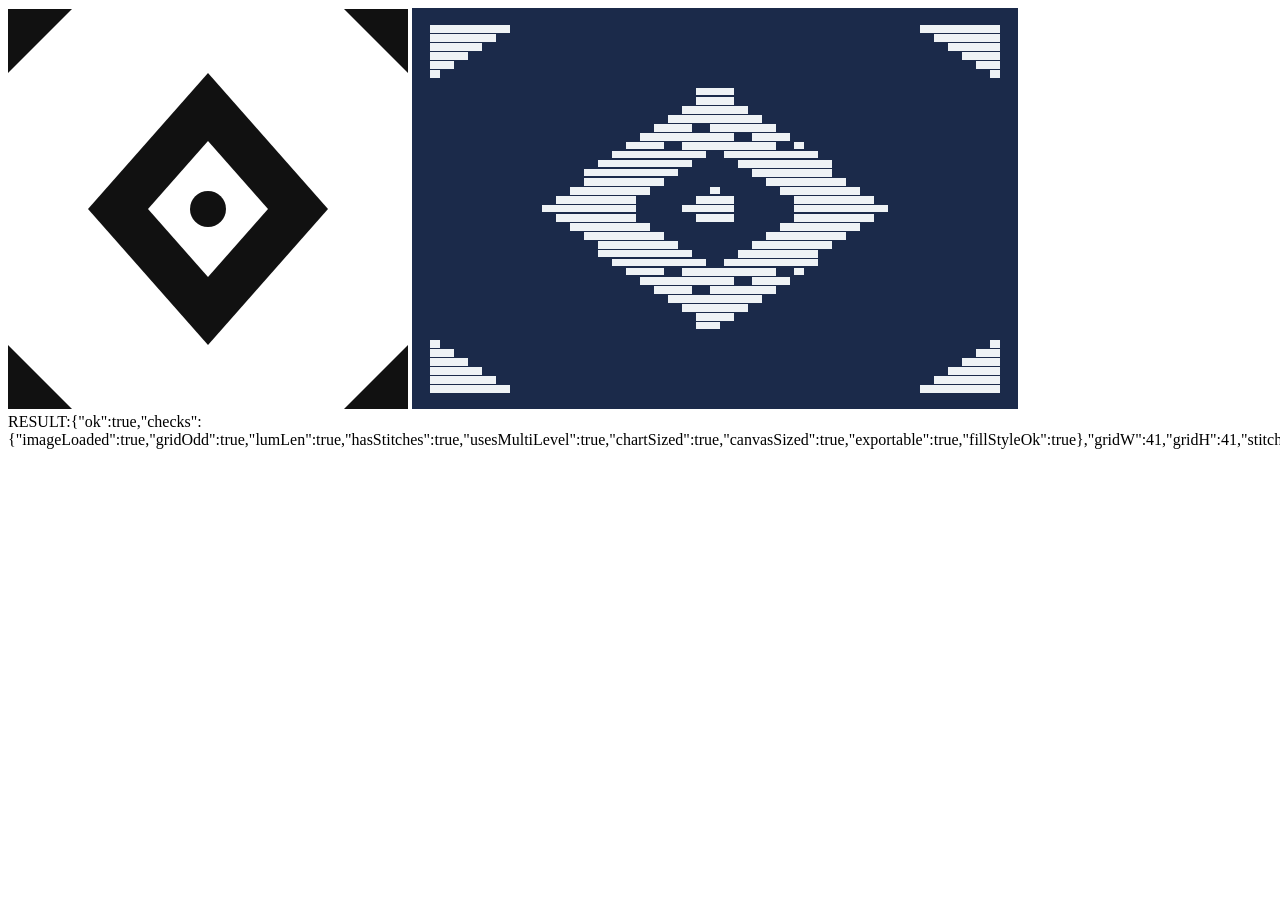
<file: test/harness.html>
<!DOCTYPE html>
<html lang="ja">
<head><meta charset="UTF-8"><title>harness</title></head>
<body>
<canvas id="src-canvas" width="10" height="10"></canvas>
<canvas id="chart-canvas" width="10" height="10"></canvas>
<div id="harness-result">PENDING</div>

<script src="../js/image-loader.js"></script>
<script src="../js/quantize.js"></script>
<script src="../js/kogin-render.js"></script>
<script src="../js/sample.js"></script>
<script>
/* フルパイプラインのヘッドレス検証。app.jsのUI依存を避け、モジュールを直接叩く。 */
(function () {
  var result = document.getElementById('harness-result');
  function done(obj) { result.textContent = 'RESULT:' + JSON.stringify(obj); }

  try {
    var srcCanvas = document.getElementById('src-canvas');
    var chartCanvas = document.getElementById('chart-canvas');
    var sampleUrl = KoginSample.makeSampleDataUrl(400);

    KoginImageLoader.loadUrlToCanvas(sampleUrl, srcCanvas, 480).then(function (r) {
      var checks = {};
      checks.imageLoaded = r.width > 0 && r.height > 0 && !!r.imageData;

      var dims = KoginQuantize.computeGridDims(r.width, r.height, 41);
      checks.gridOdd = (dims.gridW % 2 === 1) && (dims.gridH % 2 === 1);

      var ds = KoginQuantize.downsampleLuminance(r.imageData, dims.gridW, dims.gridH);
      checks.lumLen = ds.lum.length === dims.gridW * dims.gridH;

      var levels = KoginQuantize.quantize(ds.lum, {
        levels: 3, contrast: 1.0, thresholdBias: 0, invert: false
      });
      // サンプルは中央菱形が暗い→刺しセルが存在するはず
      var stitched = 0, maxLv = 0;
      for (var i = 0; i < levels.length; i++) {
        if (levels[i] > 0) stitched++;
        if (levels[i] > maxLv) maxLv = levels[i];
      }
      checks.hasStitches = stitched > 0;
      checks.usesMultiLevel = maxLv >= 1;

      var info = KoginRender.render(chartCanvas, levels, dims.gridW, dims.gridH, {
        numLevels: 3, style: 'dash', showGrid: true, cellW: 14
      });
      checks.chartSized = info.width > 100 && info.height > 100;
      checks.canvasSized = chartCanvas.width === info.width;

      // toDataURL が通る（tainted でない）＝書き出し可能
      var dataUrl = chartCanvas.toDataURL('image/png');
      checks.exportable = dataUrl.indexOf('data:image/png') === 0 && dataUrl.length > 1000;

      // fillスタイルもレンダー可能か
      var info2 = KoginRender.render(chartCanvas, levels, dims.gridW, dims.gridH, {
        numLevels: 3, style: 'fill', showGrid: false, cellW: 14
      });
      checks.fillStyleOk = info2.width > 100;

      var ok = Object.keys(checks).every(function (k) { return checks[k]; });
      done({
        ok: ok,
        checks: checks,
        gridW: dims.gridW, gridH: dims.gridH,
        stitched: stitched, maxLevel: maxLv,
        chartW: info.width, chartH: info.height,
        dataUrlLen: dataUrl.length
      });
    }).catch(function (e) {
      done({ ok: false, error: 'load: ' + e.message });
    });
  } catch (e) {
    done({ ok: false, error: 'sync: ' + e.message });
  }
})();
</script>
</body>
</html>
</file>
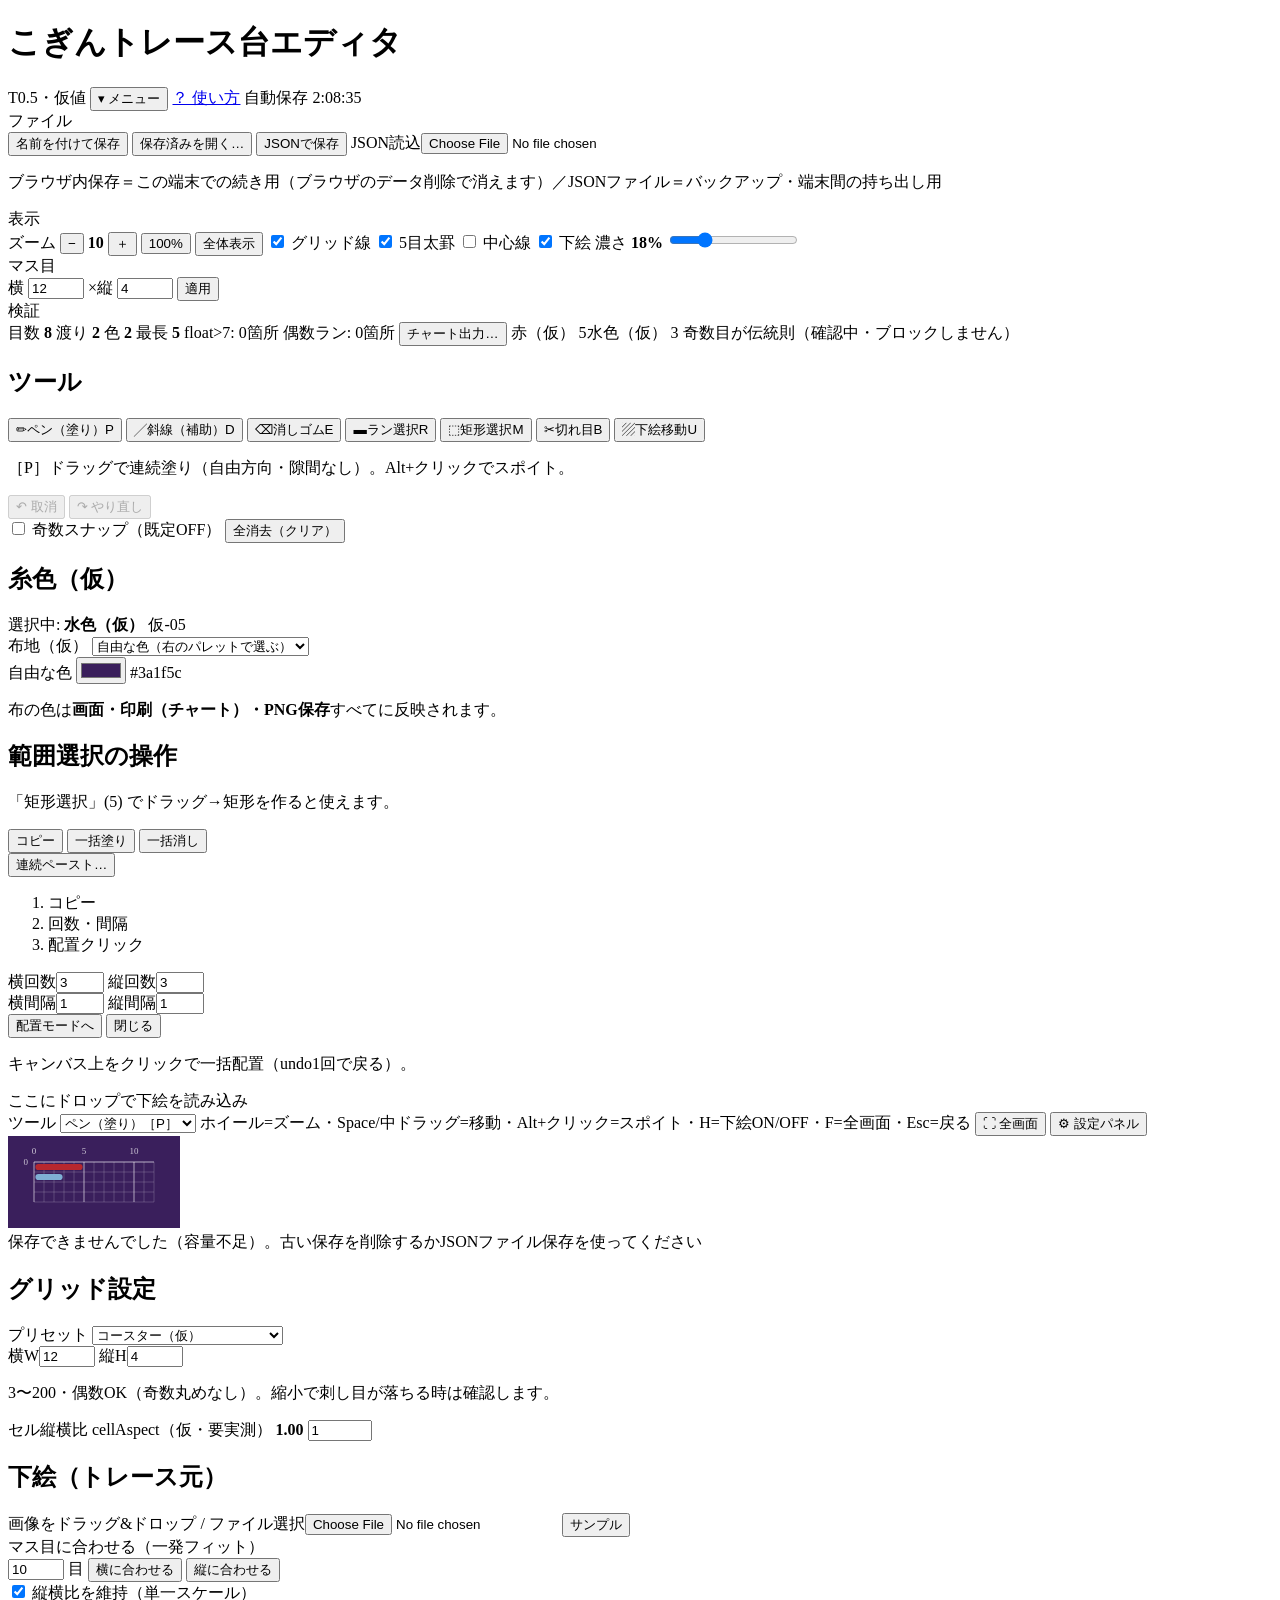
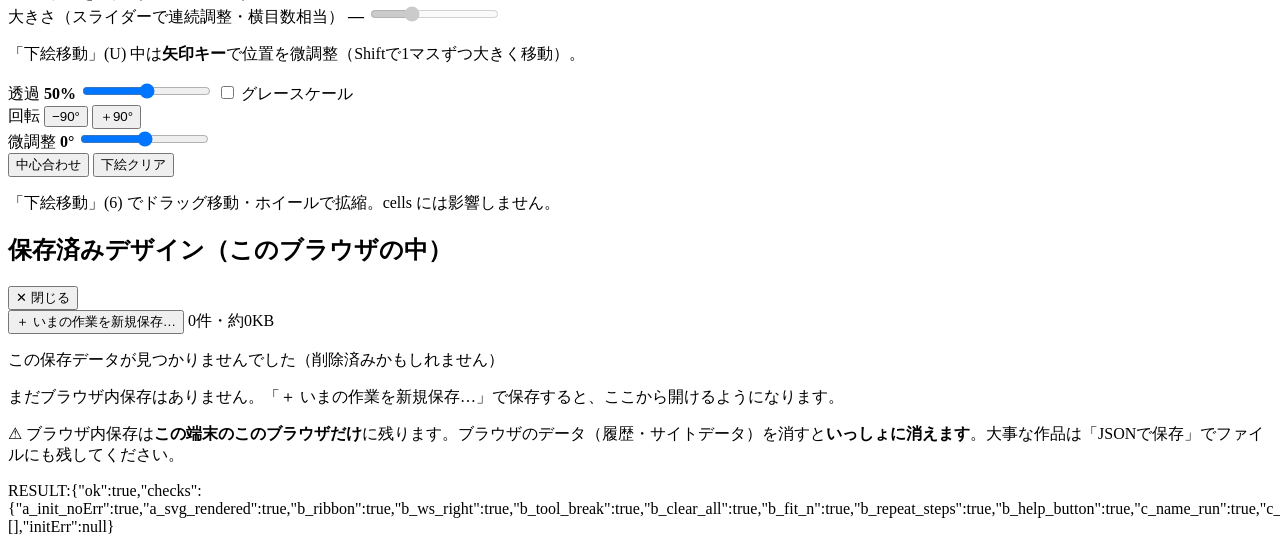
<file: test/trace-editor-smoke.html>
<!DOCTYPE html>
<html lang="ja">
<head>
<meta charset="UTF-8">
<meta name="viewport" content="width=device-width, initial-scale=1.0">
<title>こぎんトレース台エディタ（T0.5・仮）</title>
<!-- ?v= はキャッシュバスター。GitHub Pages はJS/CSSをブラウザにキャッシュさせるため、
     更新を出したのに古いままの画面が出る事故（2026-08-06 R7）を防ぐ。改修のたびに上げる。 -->
</head>
<body>

<header class="ed-header">
  <h1>こぎんトレース台エディタ</h1>
  <span class="ed-tag">T0.5・仮値</span>
  <button class="btn-ghost" id="btn-ribbon-toggle" title="上部メニューを格納/展開">▾ メニュー</button>
  <a class="btn-ghost" id="btn-help" href="help.html" target="_blank" rel="noopener" title="使い方ページを新しいタブで開く">？ 使い方</a>
  <span class="spacer"></span>
  <span class="ed-note" id="autosave-status">—</span>
</header>

<!-- ===== 上部リボン（低頻度・格納可能） ===== -->
<div class="ribbon" id="ribbon">
  <div class="rb-group">
    <div class="rb-title">ファイル</div>
    <div class="rb-body">
      <button class="btn-primary btn-slim" id="btn-save-named" title="このブラウザの中に名前を付けて保存（すぐ続きから開けます）">名前を付けて保存</button>
      <button class="btn-small" id="btn-open-library" title="このブラウザに保存したデザインの一覧から開く">保存済みを開く…</button>
      <span class="rb-div"></span>
      <button class="btn-small" id="btn-save" title="JSONファイルとしてダウンロード（バックアップ・他の端末へ持ち出し用）">JSONで保存</button>
      <label class="file-btn btn-small" title="JSONファイルを読み込む">JSON読込<input type="file" id="load-file" accept="application/json,.json"></label>
    </div>
    <p class="rb-note" id="file-role-note">ブラウザ内保存＝この端末での続き用（ブラウザのデータ削除で消えます）／JSONファイル＝バックアップ・端末間の持ち出し用</p>
  </div>

  <div class="rb-group">
    <div class="rb-title">表示</div>
    <div class="rb-body">
      <span class="rb-lbl">ズーム</span>
      <button class="btn-small" id="btn-zoom-out">−</button>
      <b id="zoom-val">10</b>
      <button class="btn-small" id="btn-zoom-in">＋</button>
      <button class="btn-small" id="btn-zoom-100" title="既定倍率に戻す">100%</button>
      <button class="btn-small" id="btn-zoom-fit" title="グリッド全体を表示に合わせる">全体表示</button>
      <label class="check"><input type="checkbox" id="chk-grid" checked> グリッド線</label>
      <label class="check"><input type="checkbox" id="chk-5" checked> 5目太罫</label>
      <label class="check"><input type="checkbox" id="chk-center"> 中心線</label>
      <label class="check" title="下絵の表示ON/OFF（H キー・データは保持）"><input type="checkbox" id="chk-underlay" checked> 下絵</label>
      <span class="rb-lbl">濃さ <b id="gridop-val">18%</b></span>
      <input type="range" id="grid-opacity" min="4" max="60" step="1" value="18" class="rb-range">
    </div>
  </div>

  <div class="rb-group">
    <div class="rb-title">マス目</div>
    <div class="rb-body">
      <span class="rb-lbl">横</span>
      <input type="number" id="grid-w-top" min="3" max="200" value="80" title="横のマス数">
      <span class="rb-lbl">×縦</span>
      <input type="number" id="grid-h-top" min="3" max="200" value="100" title="縦のマス数">
      <button class="btn-small" id="btn-grid-apply" title="このマス数に変更（塗りは左上基準で残ります）">適用</button>
    </div>
  </div>

  <div class="rb-group grow">
    <div class="rb-title">検証</div>
    <div class="rb-body">
      <span class="stat-inline">目数 <b id="stat-cells">0</b></span>
      <span class="stat-inline">渡り <b id="stat-runs">0</b></span>
      <span class="stat-inline">色 <b id="stat-colors">0</b></span>
      <span class="stat-inline">最長 <b id="stat-maxrun">0</b></span>
      <span class="badge ok" id="float-badge">float&gt;7: 0箇所</span>
      <span class="badge ok" id="even-badge">偶数ラン: 0箇所</span>
      <button class="btn-primary btn-slim" id="btn-chart">チャート出力…</button>
      <span class="percolor" id="percolor"></span>
      <span class="hint" id="chart-hint"></span>
      <span class="hint" id="even-note">奇数目が伝統則（確認中・ブロックしません）</span>
    </div>
  </div>
</div>

<!-- ===== ワークスペース（左=高頻度 / 中央=キャンバス / 右=折りたたみ既定） ===== -->
<div class="ws right-collapsed" id="ws">

  <!-- 左：高頻度（ツール・パレット・取消・範囲操作） -->
  <aside class="ws-left">
    <section class="panel">
      <h2>ツール</h2>
      <div class="tool-list">
        <button class="tool-btn" id="tool-pen" data-tool="pen" title="ペン（塗り）［P / 1］ドラッグで連続塗り・Alt+クリックでスポイト"><span class="ico">✏</span>ペン（塗り）<span class="k">P</span></button>
        <button class="tool-btn" id="tool-diag" data-tool="diag" title="斜線（補助）［D / 2］"><span class="ico">╱</span>斜線（補助）<span class="k">D</span></button>
        <button class="tool-btn" id="tool-eraser" data-tool="eraser" title="消しゴム［E / 3］ドラッグで自由方向に消去"><span class="ico">⌫</span>消しゴム<span class="k">E</span></button>
        <button class="tool-btn" id="tool-select" data-tool="select" title="ラン選択［R / 4］"><span class="ico">▬</span>ラン選択<span class="k">R</span></button>
        <button class="tool-btn" id="tool-rect" data-tool="rect" title="矩形選択［M / 5］"><span class="ico">⬚</span>矩形選択<span class="k">M</span></button>
        <button class="tool-btn" id="tool-break" data-tool="break" title="切れ目［B / 7］"><span class="ico">✂</span>切れ目<span class="k">B</span></button>
        <button class="tool-btn" id="tool-underlay" data-tool="underlay" title="下絵移動［U / 6］ホイールで下絵拡縮"><span class="ico">▨</span>下絵移動<span class="k">U</span></button>
      </div>
      <p class="hint" id="tool-tip">ドラッグで水平ラン。放すと確定。</p>
      <div class="undo-row">
        <button class="btn-small" id="btn-undo">↶ 取消</button>
        <button class="btn-small" id="btn-redo">↷ やり直し</button>
      </div>
      <label class="check"><input type="checkbox" id="chk-oddsnap"> 奇数スナップ（既定OFF）</label>
      <button class="btn-small danger-outline block-btn" id="btn-clear-all">全消去（クリア）</button>
    </section>

    <section class="panel">
      <h2>糸色（仮）</h2>
      <div class="palette" id="palette"></div>
      <div class="active-color" id="active-color">—</div>
      <label class="block lbl">布地（仮）</label>
      <select id="fabric-select"></select>
      <div class="row fabric-row">
        <label for="fabric-color">自由な色</label>
        <input type="color" id="fabric-color" value="#1B2440" title="布の色を自由に選ぶ（選ぶと「自由な色」になります）">
        <span class="hint" id="fabric-hex">#1B2440</span>
      </div>
      <p class="hint">布の色は<b>画面・印刷（チャート）・PNG保存</b>すべてに反映されます。</p>
    </section>

    <section class="panel">
      <h2>範囲選択の操作</h2>
      <p class="hint">「矩形選択」(5) でドラッグ→矩形を作ると使えます。</p>
      <div class="row">
        <button class="btn-small" id="btn-copy">コピー</button>
        <button class="btn-small" id="btn-rect-fill">一括塗り</button>
        <button class="btn-small" id="btn-rect-erase">一括消し</button>
      </div>
      <button class="btn-small block-btn" id="btn-repeat">連続ペースト…</button>
      <div class="repeat-form hidden" id="repeat-form">
        <ol class="steps" id="repeat-steps">
          <li data-step="1">コピー</li>
          <li data-step="2">回数・間隔</li>
          <li data-step="3">配置クリック</li>
        </ol>
        <div class="row">
          <label>横回数</label><input type="number" id="rep-nx" min="1" max="50" value="3">
          <label>縦回数</label><input type="number" id="rep-ny" min="1" max="50" value="3">
        </div>
        <div class="row">
          <label>横間隔</label><input type="number" id="rep-gapx" min="0" max="20" value="1">
          <label>縦間隔</label><input type="number" id="rep-gapy" min="0" max="20" value="1">
        </div>
        <div class="row">
          <button class="btn-primary" id="rep-place">配置モードへ</button>
          <button class="btn-small" id="rep-cancel">閉じる</button>
        </div>
        <p class="hint">キャンバス上をクリックで一括配置（undo1回で戻る）。</p>
      </div>
    </section>
  </aside>

  <!-- 中央：キャンバス（可変幅で最大化） -->
  <main class="ws-canvas" id="ws-canvas">
    <!-- #15 キャンバス直接D&D中のオーバーレイ（画像を板に落として下絵を読み込む） -->
    <div class="canvas-dnd-hint hidden" id="canvas-dnd-hint">ここにドロップで下絵を読み込み</div>
    <div class="canvas-toolbar">
      <!-- #20 ここは元から「現在のツール名」の表示に場所を取っていた枠。そのまま選択UIにする
           ＝方眼を新たに覆わない。.canvas-toolbar は body.focus-mode でも残るので全画面でも同じ場所・同じ操作。 -->
      <label class="tool-pick"><span class="tp-lbl">ツール</span>
        <select id="tool-picker" title="ツールを選ぶ（キーボードは P/D/E/R/M/U/B）" aria-label="ツールを選ぶ"></select>
      </label>
      <span class="op-hint">ホイール=ズーム・Space/中ドラッグ=移動・Alt+クリック=スポイト・H=下絵ON/OFF・F=全画面・Esc=戻る</span>
      <span class="spacer"></span>
      <button class="btn-ghost" id="btn-focus-toggle" title="キャンバスだけの全画面表示（F キー・Esc で戻る）">⛶ 全画面</button>
      <button class="btn-ghost" id="btn-toggle-right" title="右パネルの表示/格納">⚙ 設定パネル</button>
    </div>
    <div class="canvas-wrap" id="canvas-wrap">
      <svg id="trace-svg" width="100" height="100" viewBox="0 0 100 100"></svg>
    </div>
    <div class="canvas-status" id="canvas-status">起動中…</div>
  </main>

  <!-- 右：低頻度（グリッド設定・下絵）＝折りたたみ既定 -->
  <aside class="ws-right collapsed" id="ws-right">
    <section class="panel">
      <h2>グリッド設定</h2>
      <label class="block lbl">プリセット</label>
      <select id="preset-select"></select>
      <div class="row">
        <label>横W</label><input type="number" id="grid-w" min="3" max="200" value="80">
        <label>縦H</label><input type="number" id="grid-h" min="3" max="200" value="100">
      </div>
      <p class="hint">3〜200・偶数OK（奇数丸めなし）。縮小で刺し目が落ちる時は確認します。</p>
      <label class="block lbl">セル縦横比 cellAspect（仮・要実測） <b id="aspect-val">1.00</b></label>
      <input type="number" id="cell-aspect" min="0.5" max="2.0" step="0.01" value="1.0">
    </section>

    <section class="panel">
      <h2>下絵（トレース元）</h2>
      <div class="dropzone" id="underlay-dz">
        画像をドラッグ&ドロップ /
        <label class="file-btn btn-small">ファイル選択<input type="file" id="underlay-file" accept="image/*"></label>
        <button class="btn-small" id="btn-underlay-sample">サンプル</button>
      </div>
      <div class="fit-box">
        <label class="block lbl">マス目に合わせる（一発フィット）</label>
        <div class="row">
          <input type="number" id="underlay-fit-n" min="1" max="200" value="80">
          <label>目</label>
          <button class="btn-small" id="btn-underlay-fit-w">横に合わせる</button>
          <button class="btn-small" id="btn-underlay-fit-h">縦に合わせる</button>
        </div>
        <label class="check"><input type="checkbox" id="chk-fit-aspect" checked> 縦横比を維持（単一スケール）</label>
      </div>
      <label class="block lbl">大きさ（スライダーで連続調整・横目数相当） <b id="uscale-val">—</b></label>
      <input type="range" id="underlay-scale" min="1" max="200" step="1" value="80" title="下絵の大きさを連続調整（横N目相当・縦横比維持・中心を保って拡縮）">
      <p class="hint">「下絵移動」(U) 中は<b>矢印キー</b>で位置を微調整（Shiftで1マスずつ大きく移動）。</p>
      <label class="block lbl">透過 <b id="uop-val">50%</b></label>
      <input type="range" id="underlay-opacity" min="0" max="100" step="1" value="50">
      <label class="check"><input type="checkbox" id="chk-grayscale"> グレースケール</label>
      <div class="row">
        <label>回転</label>
        <button class="btn-small" id="btn-rot-l">−90°</button>
        <button class="btn-small" id="btn-rot-r">＋90°</button>
      </div>
      <label class="block lbl">微調整 <b id="urot-val">0°</b></label>
      <input type="range" id="underlay-rot" min="-45" max="45" step="1" value="0">
      <div class="row">
        <button class="btn-small" id="btn-underlay-center">中心合わせ</button>
        <button class="btn-small" id="btn-underlay-clear">下絵クリア</button>
      </div>
      <p class="hint">「下絵移動」(6) でドラッグ移動・ホイールで拡縮。cells には影響しません。</p>
    </section>
  </aside>
</div>

<div id="trace-chart-overlay"></div>

<!-- ===== #19 ブラウザ内保存メニュー（保存済みデザイン一覧） ===== -->
<div class="modal-back hidden" id="library-modal">
  <div class="modal-card">
    <div class="modal-head">
      <h2>保存済みデザイン（このブラウザの中）</h2>
      <span class="spacer"></span>
      <button class="btn-ghost" id="btn-library-close" title="閉じる（Esc）">✕ 閉じる</button>
    </div>
    <div class="modal-body">
      <div class="row">
        <button class="btn-primary btn-slim" id="btn-library-save-new" title="いまの作業に名前を付けて、このブラウザの中に新しく保存します">＋ いまの作業を新規保存…</button>
        <span class="spacer"></span>
        <span class="hint" id="library-count">—</span>
      </div>
      <p class="lib-msg hidden" id="library-msg"></p>
      <p class="hint hidden" id="library-empty">まだブラウザ内保存はありません。「＋ いまの作業を新規保存…」で保存すると、ここから開けるようになります。</p>
      <ul class="lib-list" id="library-list"></ul>
    </div>
    <div class="modal-foot">
      <p class="warn-note" id="library-warn">⚠ ブラウザ内保存は<b>この端末のこのブラウザだけ</b>に残ります。ブラウザのデータ（履歴・サイトデータ）を消すと<b>いっしょに消えます</b>。大事な作品は「JSONで保存」でファイルにも残してください。</p>
    </div>
  </div>
</div>

<script src="../js/image-loader.js?v=r9"></script>
<script src="../js/sample.js?v=r9"></script>
<script src="../js/trace-config.js?v=r9"></script>
<script src="../js/trace-state.js?v=r9"></script>
<script src="../js/trace-library.js?v=r9"></script>
<script src="../js/trace-validate.js?v=r9"></script>
<script src="../js/trace-render.js?v=r9"></script>
<script src="../js/trace-chart.js?v=r9"></script>
<script src="../js/trace-app.js?v=r9"></script>

<div id="trace-harness-result">PENDING</div>
<script>
  window.__alerts = [];
  window.alert = function (m) { window.__alerts.push(String(m)); };
  window.__confirms = [];
  window.__confirmReply = true;
  window.confirm = function (m) { window.__confirms.push(String(m)); return window.__confirmReply; };
  window.__prompts = [];
  window.__promptReply = undefined;   // undefined=既定値をそのまま採用（＝日時の既定名）
  window.prompt = function (m, def) { window.__prompts.push(String(m)); return window.__promptReply === undefined ? def : window.__promptReply; };
  // #19 前回実行の保存データを消してから起動（localStorage は file:// でも実物）
  try {
    var __ks = [];
    for (var __i = 0; __i < window.localStorage.length; __i++) { var __k = window.localStorage.key(__i); if (__k && __k.indexOf('kogin-trace-') === 0) __ks.push(__k); }
    for (var __j = 0; __j < __ks.length; __j++) window.localStorage.removeItem(__ks[__j]);
  } catch (e) {}
  window.__initErr = null;
  window.addEventListener('error', function (ev) { if (!window.__initErr) window.__initErr = (ev.message || '') + ' @ ' + (ev.filename || '') + ':' + (ev.lineno || ''); });
</script>
<script>
function runSmoke() {
  var out = document.getElementById('trace-harness-result');
  function done(o) { out.textContent = 'RESULT:' + JSON.stringify(o); }
  function $(id){ return document.getElementById(id); }
  function md(cx, cy) { var p = TraceApp.cellClientPoint(cx, cy); TraceApp.svg().dispatchEvent(new MouseEvent('mousedown', { clientX: p.clientX, clientY: p.clientY, bubbles: true, cancelable: true })); }
  function mm(cx, cy) { var p = TraceApp.cellClientPoint(cx, cy); window.dispatchEvent(new MouseEvent('mousemove', { clientX: p.clientX, clientY: p.clientY, bubbles: true })); }
  function mu(cx, cy) { var p = TraceApp.cellClientPoint(cx, cy); window.dispatchEvent(new MouseEvent('mouseup', { clientX: p.clientX, clientY: p.clientY, bubbles: true })); }
  function click(id){ var e=$(id); if(e) e.dispatchEvent(new MouseEvent('click',{bubbles:true})); }
  function key(k){ document.dispatchEvent(new KeyboardEvent('keydown',{key:k,bubbles:true,cancelable:true})); }
  function keyShift(k){ document.dispatchEvent(new KeyboardEvent('keydown',{key:k,shiftKey:true,bubbles:true,cancelable:true})); }
  function keyup(k){ document.dispatchEvent(new KeyboardEvent('keyup',{key:k,bubbles:true})); }
  function mdAlt(cx,cy){ var p=TraceApp.cellClientPoint(cx,cy); TraceApp.svg().dispatchEvent(new MouseEvent('mousedown',{clientX:p.clientX,clientY:p.clientY,altKey:true,bubbles:true,cancelable:true})); }
  function wheelAt(cx,cy,dy){ var p=TraceApp.cellClientPoint(cx,cy); TraceApp.svg().dispatchEvent(new WheelEvent('wheel',{deltaY:dy,clientX:p.clientX,clientY:p.clientY,bubbles:true,cancelable:true})); }
  try {
    if (typeof TraceApp === 'undefined') { done({ ok:false, error:'TraceApp未定義(初期化失敗)', initErr: window.__initErr }); return; }
    var checks = {};

    // A. 実DOMで初期化・グリッド描画された（SVGに子要素あり）
    checks.a_init_noErr = window.__initErr === null;
    checks.a_svg_rendered = TraceApp.svg().childElementCount > 0;

    // B. 新レイアウト要素が実在する（リボン/左/右/新ツール/フィット/ステップ）
    checks.b_ribbon = !!$('ribbon');
    checks.b_ws_right = !!$('ws-right');
    checks.b_tool_break = !!$('tool-break');
    checks.b_clear_all = !!$('btn-clear-all');
    checks.b_fit_n = !!$('underlay-fit-n') && !!$('btn-underlay-fit-w') && !!$('btn-underlay-fit-h');
    checks.b_repeat_steps = !!$('repeat-steps');
    checks.b_help_button = !!$('btn-help');   // 「？使い方」ボタン（help.html へのリンク）
    // C. ツール名称の差別化（#11）
    checks.c_name_run = /ラン選択/.test($('tool-select').textContent);   // 左パネルのラン選択ボタン（id=tool-select）
    checks.c_name_rect = /矩形選択/.test($('tool-rect').textContent);

    // D. 右パネル既定は折りたたみ（collapsed）
    checks.d_right_collapsed_default = $('ws-right').classList.contains('collapsed') && $('ws').classList.contains('right-collapsed');
    click('btn-toggle-right');
    checks.d_right_toggles_open = !$('ws-right').classList.contains('collapsed');
    click('btn-toggle-right'); // 元へ

    // E. リボン格納トグル
    checks.e_ribbon_open_default = !$('ribbon').classList.contains('collapsed');
    click('btn-ribbon-toggle');
    checks.e_ribbon_collapses = $('ribbon').classList.contains('collapsed');
    click('btn-ribbon-toggle');

    // F. 導線ガード: rectSel無し→操作ボタンが is-disabled 表示（#11）
    TraceApp.reset(12, 4);
    checks.f_fill_disabledLook = TraceApp.isDisabledLook('btn-rect-fill');
    checks.f_repeat_disabledLook = TraceApp.isDisabledLook('btn-repeat');

    // G. 切れ目ツール: 実キャンバスのmousedownで境界に切れ目→float違反解消（#3/#5・実導線）
    TraceApp.reset(12, 2);
    TraceApp.setTool('pen'); TraceApp.setOddSnap(false); TraceApp.setActiveColor('r01');
    md(0,0); mm(7,0); mu(7,0);                 // 行0に8目 同色
    checks.g_pre_violation1 = TraceApp.violations() === 1;
    TraceApp.setTool('break');
    md(3,0);                                    // セル3中心→境界bx=round(3.5)=4 に切れ目
    checks.g_break_placed = TraceApp.hasBreak(0,4) === true;
    checks.g_post_violation0 = TraceApp.violations() === 0;
    md(3,0);                                    // 同じ境界を再クリック→切れ目トグルOFF→違反復活
    checks.g_break_toggled_off = TraceApp.hasBreak(0,4) === false && TraceApp.violations() === 1;

    // H. 消しゴム自由方向（行ロックなし・#9a）: 2行に塗り→跨いでドラッグ消去で両行が減る
    TraceApp.reset(12, 3);
    TraceApp.setTool('pen'); TraceApp.setActiveColor('b01');
    md(1,0); mm(5,0); mu(5,0);
    md(1,1); mm(5,1); mu(5,1);
    var beforeErase = TraceApp.cellCount();
    TraceApp.setTool('eraser');
    md(3,0); mm(3,1); mu(3,1);                  // 行0→行1 を跨いでドラッグ
    checks.h_eraser_crossed_rows = TraceApp.cellCount() < beforeErase;

    // I. 全消去（確認ダイアログ→true）→ cells 0・#9b
    TraceApp.reset(12, 2);
    TraceApp.setTool('pen'); TraceApp.setActiveColor('r01');
    md(0,0); mm(4,0); mu(4,0);
    checks.i_pre_cells = TraceApp.cellCount() === 5;
    click('btn-clear-all');
    checks.i_cleared = TraceApp.cellCount() === 0;

    // J. 下絵フィット導線: 下絵無しでフィット→クラッシュせずガイド提示（同期パス）
    TraceApp.reset(12, 2);
    $('underlay-fit-n').value = '10';
    click('btn-underlay-fit-w');
    checks.j_fit_guard = /下絵/.test(TraceApp.statusText());

    // ===== #12 デザインツール型の操作コア（ラウンド2） =====
    // K. ツール文字ショートカット（P/D/E/R/M/U/B）
    TraceApp.reset(12, 4); TraceApp.setTool('pen');
    key('e'); checks.k_key_e_eraser = TraceApp.getTool() === 'eraser';
    key('m'); checks.k_key_m_rect = TraceApp.getTool() === 'rect';
    key('b'); checks.k_key_b_break = TraceApp.getTool() === 'break';
    key('r'); checks.k_key_r_select = TraceApp.getTool() === 'select';
    key('u'); checks.k_key_u_underlay = TraceApp.getTool() === 'underlay';
    key('p'); checks.k_key_p_pen = TraceApp.getTool() === 'pen';

    // L. 自由方向ペン（縦ドラッグを線分補間で連続塗り＝グラフィティ挙動）
    TraceApp.reset(12, 6); TraceApp.setTool('pen'); TraceApp.setActiveColor('r01');
    md(2, 0); mm(2, 3); mu(2, 3);          // 縦4マス
    checks.l_pen_vertical4 = TraceApp.cellCount() === 4;
    checks.l_pen_vertical_cells = TraceApp.cellAt(2, 0) === 'r01' && TraceApp.cellAt(2, 1) === 'r01' && TraceApp.cellAt(2, 2) === 'r01' && TraceApp.cellAt(2, 3) === 'r01';

    // M. 消しゴム補間（1移動の大ジャンプでも隙間なく消える）
    TraceApp.reset(12, 6); TraceApp.setTool('pen'); TraceApp.setActiveColor('b01');
    md(4, 0); mm(4, 4); mu(4, 4);          // 縦5マス
    var beforeErase2 = TraceApp.cellCount();
    TraceApp.setTool('eraser');
    md(4, 0); mm(4, 4); mu(4, 4);          // 端から端まで1移動
    checks.m_eraser_gapfree = beforeErase2 === 5 && TraceApp.cellCount() === 0;

    // N. スポイト（Alt+クリックで塗られた色を取得・塗らない）
    TraceApp.reset(12, 4); TraceApp.setTool('pen'); TraceApp.setActiveColor('r01');
    md(1, 1); mm(3, 1); mu(3, 1);          // r01 を3マス
    TraceApp.setActiveColor('b01');
    checks.n_before_b01 = TraceApp.activeColorId() === 'b01';
    mdAlt(2, 1);                            // r01 のマスを Alt+クリック
    checks.n_eyedrop_picked = TraceApp.activeColorId() === 'r01';
    checks.n_eyedrop_noPaint = TraceApp.cellCount() === 3;

    // O. ホイールでカーソル中心ズーム（拡大/縮小・min/maxクランプ）
    TraceApp.reset(12, 4); TraceApp.setTool('pen');
    var z0 = TraceApp.getZoom();
    wheelAt(6, 2, -100); var zIn = TraceApp.getZoom(); checks.o_wheel_in = zIn > z0;
    wheelAt(6, 2, 100); checks.o_wheel_out = TraceApp.getZoom() < zIn;
    for (var wi = 0; wi < 40; wi++) wheelAt(6, 2, 100);
    checks.o_zoom_clamped_min = TraceApp.getZoom() >= 4;
    for (var wj = 0; wj < 40; wj++) wheelAt(6, 2, -100);
    checks.o_zoom_clamped_max = TraceApp.getZoom() <= 28;

    // P. Esc で既定ツール（ペン）へ戻る
    TraceApp.reset(12, 4); TraceApp.setTool('rect');
    key('Escape');
    checks.p_esc_to_pen = TraceApp.getTool() === 'pen';

    // Q. パン（Space+ドラッグ）はどのツールでも塗らずに移動（塗り介入なし）
    TraceApp.reset(12, 4); TraceApp.setTool('pen'); TraceApp.setActiveColor('r01');
    key(' ');
    md(2, 2); var wasPanning = TraceApp.isPanning(); mm(5, 2); mu(5, 2);
    keyup(' ');
    checks.q_pan_intercepts = wasPanning === true && TraceApp.cellCount() === 0;

    // R. ホバーハイライト（ペン/消しゴムで現在セルを指す・他ツールでは消える）
    TraceApp.reset(12, 4); TraceApp.setTool('pen');
    mm(3, 2);
    var hc = TraceApp.hoverCell();
    checks.r_hover_pen = !!hc && hc.x === 3 && hc.y === 2 && hc.kind === 'pen';
    TraceApp.setTool('select'); mm(4, 2);
    checks.r_hover_cleared_nonpaint = TraceApp.hoverCell() === null;

    // ===== #13 ズームと下絵の一体化（R3・最優先） =====
    // 実描画された下絵<image>のpxをセル単位へ換算し、ズーム変更で下絵-グリッドの
    // 相対位置(left/top)・相対スケール(w/h)が不変（1pxもずれない）ことを数値検証。
    TraceApp.reset(40, 30); TraceApp.zoomReset100();      // zoom=init(10)
    TraceApp.setUnderlayTest(200, 120, 1);                // 下絵注入＋中央寄せ
    checks.s13_underlay_rendered = !!TraceApp.underlayRenderedPx();
    function ucellbox() {
      var u = TraceApp.underlayRenderedPx(); if (!u) return null;
      var PAD = TraceRender.PAD, z = TraceApp.getZoom(), asp = TraceApp.getDoc().grid.cellAspect;
      return { left: (u.x - PAD) / z, top: (u.y - PAD) / (z * asp), w: u.w / z, h: u.h / (z * asp) };
    }
    var ub1 = ucellbox();                                 // zoom=10 での下絵ボックス（セル単位）
    TraceApp.setZoom(22);
    var ub2 = ucellbox();                                 // zoom=22 での下絵ボックス（セル単位）
    function near(a, b) { return Math.abs(a - b) < 0.02; }
    checks.s13_left_fixed = near(ub1.left, ub2.left);
    checks.s13_top_fixed = near(ub1.top, ub2.top);
    checks.s13_w_fixed = near(ub1.w, ub2.w);
    checks.s13_h_fixed = near(ub1.h, ub2.h);

    // ===== #14 下絵の表示ON/OFF（H キー・データ保持） =====
    TraceApp.reset(20, 10); TraceApp.zoomReset100(); TraceApp.setUnderlayTest(100, 60, 1);
    checks.s14_visible_default = TraceApp.underlayVisible() === true && !!TraceApp.underlayRenderedPx();
    key('h');                                             // 非表示へ
    checks.s14_hidden_after_h = TraceApp.underlayVisible() === false && TraceApp.underlayRenderedPx() === null;
    checks.s14_data_kept = !!TraceApp.getDoc().underlay;  // データ・位置・スケールは保持
    key('h');                                             // 再表示
    checks.s14_reshow = TraceApp.underlayVisible() === true && !!TraceApp.underlayRenderedPx();

    // ===== #15 キャンバス直接D&D（オーバーレイ＋ハンドラ存在） =====
    TraceApp.reset(20, 10);
    checks.s15_hint_exists = !!$('canvas-dnd-hint');
    checks.s15_hint_hidden_default = $('canvas-dnd-hint').classList.contains('hidden');
    var wsc = $('ws-canvas');
    var over = new Event('dragover', { bubbles: true, cancelable: true }); over.dataTransfer = { types: ['Files'], files: [] };
    wsc.dispatchEvent(over);
    checks.s15_hint_shows_on_dragover = !$('canvas-dnd-hint').classList.contains('hidden');
    var lv = new Event('dragleave', { bubbles: true, cancelable: true }); lv.dataTransfer = { types: ['Files'] };
    wsc.dispatchEvent(lv);
    checks.s15_hint_hides_on_leave = $('canvas-dnd-hint').classList.contains('hidden');

    // ===== #16 マス目数の数値設定UI（上部リボン・右パネルと双方向同期） =====
    TraceApp.reset(12, 4);
    checks.s16_top_inputs_exist = !!$('grid-w-top') && !!$('grid-h-top') && !!$('btn-grid-apply');
    $('grid-w-top').value = '30'; $('grid-h-top').value = '20';
    click('btn-grid-apply');
    checks.s16_grid_applied = TraceApp.getDoc().grid.w === 30 && TraceApp.getDoc().grid.h === 20;
    checks.s16_synced_right = $('grid-w').value === '30' && $('grid-h').value === '20';

    // ===== #17 全画面（フォーカス）モード（R4・F/Esc/ボタン・全画面中もツール/ズーム有効） =====
    TraceApp.reset(12, 4); TraceApp.setTool('pen');
    checks.s17_toggle_exists = !!$('btn-focus-toggle');
    checks.s17_off_default = document.body.className.indexOf('focus-mode') < 0 && TraceApp.focusMode() === false;
    key('f');                                             // 全画面ON
    checks.s17_on_after_f = document.body.className.indexOf('focus-mode') >= 0 && TraceApp.focusMode() === true;
    key('e'); checks.s17_tool_in_focus = TraceApp.getTool() === 'eraser';        // 全画面中もツールショートカット有効
    var zf0 = TraceApp.getZoom(); wheelAt(6, 2, -100);
    checks.s17_zoom_in_focus = TraceApp.getZoom() > zf0;                          // 全画面中もホイールズーム有効
    key('Escape');                                        // Esc=全画面解除のみ・ツールは保持
    checks.s17_off_after_esc = TraceApp.focusMode() === false;
    checks.s17_tool_kept_after_esc = TraceApp.getTool() === 'eraser';
    click('btn-focus-toggle'); checks.s17_on_after_btn = TraceApp.focusMode() === true;
    click('btn-focus-toggle'); checks.s17_off_after_btn = TraceApp.focusMode() === false;

    // ===== #20 キャンバス上部バーのツール選択（R6・全画面/通常で同じ場所・既存setTool再利用） =====
    function pick(v) { var s = $('tool-picker'); s.value = v; s.dispatchEvent(new Event('change', { bubbles: true })); }
    TraceApp.reset(12, 4); TraceApp.setTool('pen');
    checks.s20_select_exists = !!$('tool-picker');
    checks.s20_no_floating_palette = !document.getElementById('focus-tools') && document.querySelectorAll('.ft-btn').length === 0;   // 旧フローティングは撤去済み
    checks.s20_in_toolbar = !!document.querySelector('.canvas-toolbar #tool-picker');   // 元から場所を取っていた枠の中（方眼を新たに覆わない）
    var opts = $('tool-picker').options;
    checks.s20_options_all_tools = opts.length === 7 && opts[0].value === 'pen' && $('tool-picker').querySelector('option[value=eraser]') !== null;
    checks.s20_option_labels = /ペン/.test(opts[0].textContent) && /P/.test(opts[0].textContent);   // ツール名＋キー併記
    checks.s20_value_is_current = $('tool-picker').value === 'pen';                    // 選択中＝現在ツール（旧 cur-tool-name の役割）
    // 通常モード: 選択でツールが切り替わり、実際に塗れる／消せる
    pick('eraser'); checks.s20_pick_eraser = TraceApp.getTool() === 'eraser';
    pick('pen'); md(2, 1); mm(6, 1); mu(6, 1);
    checks.s20_paint_after_pick = TraceApp.getTool() === 'pen' && TraceApp.cellCount() === 5;
    pick('eraser'); md(4, 1); mm(6, 1); mu(6, 1);
    checks.s20_erase_after_pick = TraceApp.cellCount() === 2;                          // 5→2＝消しゴムが効いている
    // ショートカットは従来どおり（selectにフォーカスが残らない＝blur済み）＋selectの表示も追従
    key('p');
    checks.s20_shortcut_still_works = TraceApp.getTool() === 'pen' && $('tool-picker').value === 'pen';
    key('u'); checks.s20_select_follows_key = $('tool-picker').value === 'underlay';
    // 全画面でも同じ要素・同じ操作（.canvas-toolbar は focus-mode でも残る）
    key('f'); checks.s20_focus_on = TraceApp.focusMode() === true;
    checks.s20_select_alive_in_focus = !!$('tool-picker') && document.body.contains($('tool-picker'));
    pick('eraser'); checks.s20_pick_in_focus = TraceApp.getTool() === 'eraser' && $('tool-picker').value === 'eraser';
    pick('rect');   // 全画面中の範囲選択は無効化せず、次の一手をステータスで案内する
    checks.s20_rect_hint_in_focus = TraceApp.getTool() === 'rect' && /Esc/.test($('canvas-status').textContent);
    pick('pen');
    key('Escape'); checks.s20_focus_off = TraceApp.focusMode() === false && $('tool-picker').value === 'pen';
    TraceApp.reset(12, 4);

    // ===== #18(a) 下絵の大きさスライダー（R4・world単位・中心保持・zoom非依存） =====
    TraceApp.reset(40, 30); TraceApp.zoomReset100(); TraceApp.setUnderlayTest(200, 120, 1);
    checks.s18a_slider_exists = !!$('underlay-scale');
    var uw0 = TraceApp.underlayWorld();
    var wcx0 = uw0.x + uw0.w * uw0.scale / 2, wcy0 = uw0.y + uw0.h * uw0.scale / 2;   // world中心
    $('underlay-scale').value = '60';
    $('underlay-scale').dispatchEvent(new Event('input', { bubbles: true }));
    checks.s18a_width60 = Math.abs(TraceApp.underlayWidthCells() - 60) < 1;            // 横60目相当へ拡縮
    var uw1 = TraceApp.underlayWorld();
    var wcx1 = uw1.x + uw1.w * uw1.scale / 2, wcy1 = uw1.y + uw1.h * uw1.scale / 2;
    checks.s18a_center_kept = Math.abs(wcx1 - wcx0) < 0.01 && Math.abs(wcy1 - wcy0) < 0.01;   // 中心を保って拡縮
    checks.s18a_label = /60/.test($('uscale-val').textContent);

    // ===== #18(b) 下絵移動ツール中の矢印キー微移動（R4・world単位・Shift=1マス・cells不変） =====
    TraceApp.reset(40, 30); TraceApp.zoomReset100(); var ZREF = TraceApp.getZoom(); TraceApp.setUnderlayTest(200, 120, 1);
    TraceApp.setTool('underlay');
    var b0 = TraceApp.underlayWorld();
    key('ArrowRight');                                    // +1 world（x）
    var b1 = TraceApp.underlayWorld();
    checks.s18b_arrow_right_1world = Math.abs((b1.x - b0.x) - 1) < 0.001 && b1.y === b0.y;
    keyShift('ArrowRight');                               // +ZREF world（Shift=1マス）
    var b2 = TraceApp.underlayWorld();
    checks.s18b_shift_arrow_1cell = Math.abs((b2.x - b1.x) - ZREF) < 0.001;
    key('ArrowUp');                                       // -1 world（y）
    var b3 = TraceApp.underlayWorld();
    checks.s18b_arrow_up_1world = Math.abs((b3.y - b2.y) + 1) < 0.001;
    checks.s18b_cells_unaffected = TraceApp.cellCount() === 0;   // 下絵移動はcellsに影響しない

    // ===== #19 ブラウザ内保存メニュー（R5・localStorage実物で保存/一覧/開く/上書き/削除/容量超過） =====
    // T-a. UI要素と役割分担の注記（ファイル=バックアップ・端末間／ブラウザ内=この端末での続き）
    checks.s19_btn_save_named = !!$('btn-save-named');
    checks.s19_btn_open_library = !!$('btn-open-library');
    checks.s19_modal_exists = !!$('library-modal') && !!$('library-list') && !!$('btn-library-close');
    checks.s19_json_kept = !!$('btn-save') && !!$('load-file');                       // 既存のJSON保存/読込は残す
    var roleNote = $('file-role-note') ? $('file-role-note').textContent : '';
    checks.s19_role_note = /ブラウザ内保存/.test(roleNote) && /この端末/.test(roleNote) && /JSON/.test(roleNote) && /持ち出し|バックアップ/.test(roleNote);
    var warnNote = $('library-warn') ? $('library-warn').textContent : '';
    checks.s19_warn_note = /この端末のこのブラウザ/.test(warnNote) && /消/.test(warnNote) && /JSONで保存/.test(warnNote);
    checks.s19_storage_ready = TraceApp.libraryReady() === true;

    // T-b. メニューの開閉（初期hidden→開く→空表示→閉じる）
    TraceApp.reset(12, 4);
    checks.s19_modal_hidden_default = $('library-modal').classList.contains('hidden') && TraceApp.libraryIsOpen() === false;
    click('btn-open-library');
    checks.s19_modal_opens = !$('library-modal').classList.contains('hidden') && TraceApp.libraryIsOpen() === true;
    checks.s19_empty_note_shown = !$('library-empty').classList.contains('hidden') && TraceApp.libraryList().length === 0;
    click('btn-library-close');
    checks.s19_modal_closes = $('library-modal').classList.contains('hidden') && TraceApp.libraryIsOpen() === false;

    // T-c. 名前を付けて保存（既定名=日時）→ 一覧1件・メタ・サムネ・未保存フラグ解除
    TraceApp.reset(12, 4); TraceApp.setTool('pen'); TraceApp.setActiveColor('r01');
    md(0, 0); mm(4, 0); mu(4, 0);                          // 5目塗る
    checks.s19_dirty_after_edit = TraceApp.isDirty() === true;
    var nPrompts = window.__prompts.length;
    click('btn-save-named');                                // prompt既定値（日時）で保存
    var lst = TraceApp.libraryList();
    checks.s19_prompted = window.__prompts.length === nPrompts + 1;
    checks.s19_saved_one = lst.length === 1;
    checks.s19_default_name_datetime = lst.length === 1 && /^\d{4}-\d{2}-\d{2} \d{2}:\d{2}$/.test(lst[0].name);
    checks.s19_meta_saved = lst.length === 1 && lst[0].w === 12 && lst[0].h === 4 && lst[0].cellCount === 5;
    checks.s19_thumb_dataurl = lst.length === 1 && /^data:image\/png;base64,/.test(lst[0].thumb || '') && lst[0].thumb.length < 24000;
    checks.s19_thumb_in_dom = !!document.querySelector('#library-list img.lib-thumb');
    checks.s19_clean_after_save = TraceApp.isDirty() === false && TraceApp.currentLibId() === lst[0].id;
    var savedId = lst.length === 1 ? lst[0].id : null;

    // T-d. 一覧クリック（実DOMのボタン）で開く → 保存時の内容に戻る・メニューは閉じる
    TraceApp.reset(30, 20);                                 // 別状態（12×4→30×20・塗り0）
    checks.s19_reset_state = TraceApp.cellCount() === 0 && TraceApp.getDoc().grid.w === 30;
    TraceApp.openLibrary();
    var openBtn = document.querySelector('#library-list button[data-act="open"][data-id="' + savedId + '"]');
    checks.s19_open_btn_in_dom = !!openBtn;
    openBtn.dispatchEvent(new MouseEvent('click', { bubbles: true }));
    checks.s19_opened_cells = TraceApp.cellCount() === 5 && TraceApp.cellAt(0, 0) === 'r01' && TraceApp.cellAt(4, 0) === 'r01';
    checks.s19_opened_grid = TraceApp.getDoc().grid.w === 12 && TraceApp.getDoc().grid.h === 4;
    checks.s19_modal_closed_after_open = $('library-modal').classList.contains('hidden');
    checks.s19_clean_after_open = TraceApp.isDirty() === false;

    // T-e. 未保存の作業がある状態で開く → 確認が出る／キャンセルなら現状維持
    md(6, 2); mm(8, 2); mu(8, 2);                           // 3目追加（未保存）
    checks.s19_dirty_again = TraceApp.isDirty() === true && TraceApp.cellCount() === 8;
    var nConf = window.__confirms.length;
    window.__confirmReply = false;
    var openedWhenCancelled = TraceApp.openFromLibrary(savedId);
    window.__confirmReply = true;
    var lastConf = window.__confirms[window.__confirms.length - 1] || '';
    checks.s19_confirm_asked = window.__confirms.length === nConf + 1 && /名前を付けて保存/.test(lastConf) && /置き換わ/.test(lastConf);
    checks.s19_cancel_keeps_work = openedWhenCancelled === false && TraceApp.cellCount() === 8 && TraceApp.isDirty() === true;
    checks.s19_confirm_ok_opens = TraceApp.openFromLibrary(savedId) === true && TraceApp.cellCount() === 5;

    // T-f. 上書き保存（一覧の「上書き保存」ボタン）→ 件数は増えず、本体が新しい方になる
    md(1, 3); mm(3, 3); mu(3, 3);                           // 3目追加（計8目）
    checks.s19_before_overwrite = TraceApp.cellCount() === 8;
    TraceApp.openLibrary();
    var overBtn = document.querySelector('#library-list button[data-act="over"][data-id="' + savedId + '"]');
    checks.s19_over_btn_in_dom = !!overBtn;
    overBtn.dispatchEvent(new MouseEvent('click', { bubbles: true }));
    checks.s19_overwrite_no_dup = TraceApp.libraryList().length === 1;
    checks.s19_overwrite_meta = TraceApp.libraryList()[0].cellCount === 8;
    TraceApp.reset(12, 4);
    checks.s19_overwrite_body = TraceApp.openFromLibrary(savedId) === true && TraceApp.cellCount() === 8;

    // T-g. 容量超過: setItem を quota で失敗させ、握りつぶさずメッセージ表示・一覧は増えない
    TraceApp.reset(12, 4); TraceApp.setTool('pen'); TraceApp.setActiveColor('b01');
    md(0, 0); mm(2, 0); mu(2, 0);
    var realSet = Storage.prototype.setItem;
    Storage.prototype.setItem = function (k, v) {
      if (String(k).indexOf('kogin-trace-') === 0) { var er = new Error('quota'); er.name = 'QuotaExceededError'; throw er; }
      return realSet.apply(this, arguments);
    };
    var qres = TraceApp.saveToLibrary('容量テスト');
    Storage.prototype.setItem = realSet;
    var lm = TraceApp.libraryMsg();
    checks.s19_quota_not_ok = !!qres && qres.ok === false && qres.reason === 'quota';
    checks.s19_quota_msg_shown = !!lm && lm.hidden === false && /容量不足/.test(lm.text) && /JSONファイル保存/.test(lm.text);
    checks.s19_quota_modal_opened = TraceApp.libraryIsOpen() === true;
    checks.s19_quota_no_new_item = TraceApp.libraryList().length === 1;
    checks.s19_quota_status = /容量不足/.test(TraceApp.statusText());

    // T-h. メニュー表示中はキャンバスのショートカットを止める／Escで閉じる
    TraceApp.setTool('pen'); TraceApp.openLibrary();
    key('e'); checks.s19_shortcut_blocked = TraceApp.getTool() === 'pen';
    key('Escape');
    checks.s19_esc_closes = TraceApp.libraryIsOpen() === false && $('library-modal').classList.contains('hidden');
    checks.s19_tool_kept_after_esc = TraceApp.getTool() === 'pen';

    // T-i. 削除（一覧の「削除」ボタン）→ 0件・空表示に戻る
    TraceApp.openLibrary();
    var delBtn = document.querySelector('#library-list button[data-act="del"][data-id="' + savedId + '"]');
    checks.s19_del_btn_in_dom = !!delBtn;
    delBtn.dispatchEvent(new MouseEvent('click', { bubbles: true }));
    checks.s19_deleted = TraceApp.libraryList().length === 0;
    checks.s19_deleted_dom_empty = document.querySelectorAll('#library-list .lib-item').length === 0 && !$('library-empty').classList.contains('hidden');
    checks.s19_deleted_body_gone = TraceApp.openFromLibrary(savedId) === false;
    TraceApp.closeLibrary();

    // ===== R9 #24: チャート出力「画面」も記号ゼロ・色ベタ塗り（画面＝紙面の一致）＋ #25 地布色 =====
    TraceApp.reset(12, 4);
    TraceApp.setTool('pen'); TraceApp.setActiveColor('r01');
    md(0, 0); mm(4, 0); mu(4, 0);                            // 5目（float違反なし）
    TraceApp.setActiveColor('b01'); md(0, 1); mm(2, 1); mu(2, 1);  // 3目
    var chartBtn = $('btn-chart');
    checks.s24_chart_btn_enabled = !!chartBtn && chartBtn.disabled === false;
    chartBtn.click();                                        // ← 実導線（チャート出力…）
    var ov = $('trace-chart-overlay');
    checks.s24_overlay_shown = !!ov && ov.style.display === 'block';
    checks.s24_screen_no_symbols = ov.querySelectorAll('.chart-symbol').length === 0;   // ★画面に記号ゼロ
    checks.s24_screen_color_cells = ov.querySelectorAll('.chart-cell').length === 8;    // ★色ベタ塗り8マス
    var monoBox = $('tco-mono');
    checks.s24_mono_checkbox_off = !!monoBox && monoBox.checked === false;
    monoBox.checked = true; monoBox.dispatchEvent(new Event('change'));                 // 白黒へ切替
    checks.s24_mono_screen_symbols = ov.querySelectorAll('.chart-symbol').length === 8;
    checks.s24_mono_screen_no_color = ov.querySelectorAll('.chart-cell').length === 0;
    monoBox.checked = false; monoBox.dispatchEvent(new Event('change'));                // カラーへ戻す
    checks.s24_back_to_color = ov.querySelectorAll('.chart-symbol').length === 0 && ov.querySelectorAll('.chart-cell').length === 8;

    // #25 地布: プリセット選択・自由色（カラーピッカー）が doc・画面・チャートに反映される
    var fsel = $('fabric-select'), fpick = $('fabric-color');
    checks.s25_select_has_presets = !!fsel && fsel.options.length === (window.TRACE_CONFIG.FABRICS.length + 1); // +自由な色
    checks.s25_has_color_picker = !!fpick && fpick.type === 'color';
    fsel.value = 'kinari'; fsel.dispatchEvent(new Event('change'));
    checks.s25_preset_applied = TraceApp.getDoc().fabricId === 'kinari' &&
      window.TraceState.fabricHexOf(TraceApp.getDoc(), window.TRACE_CONFIG).toUpperCase() === '#F2EEE3';
    checks.s25_picker_synced = fpick.value.toUpperCase() === '#F2EEE3';
    var svgBg = document.querySelector('#trace-svg rect');
    checks.s25_screen_bg_follows = !!svgBg && svgBg.getAttribute('fill').toUpperCase() === '#F2EEE3';
    fpick.value = '#3A1F5C'; fpick.dispatchEvent(new Event('input'));                   // 自由色（濃い紫）
    var CUSTOM_HEX = '#3A1F5C';
    function hexEq(a, b) { return String(a || '').toUpperCase() === String(b || '').toUpperCase(); }  // input[type=color] は小文字を返す
    checks.s25_custom_applied = TraceApp.getDoc().fabricId === 'custom' && hexEq(TraceApp.getDoc().fabricHex, CUSTOM_HEX);
    checks.s25_select_shows_custom = fsel.value === 'custom';
    var svgBg2 = document.querySelector('#trace-svg rect');
    checks.s25_screen_bg_custom = !!svgBg2 && svgBg2.getAttribute('fill').toUpperCase() === '#3A1F5C';
    var b25 = TraceApp.openChart();
    checks.s25_chart_fabric_hex = hexEq(b25.fabricHex, CUSTOM_HEX) && hexEq(b25.gridBg, CUSTOM_HEX) && b25.darkFabric === true;
    checks.s25_chart_dark_class = /class="chart-dark"/.test(b25.svgString) &&
      new RegExp('class="chart-fabric"[^>]*fill="' + CUSTOM_HEX + '"', 'i').test(b25.svgString);
    var b25m = TraceApp.openChart({ color: false });
    checks.s25_mono_keeps_white = b25m.gridBg === '#ffffff' && b25m.darkFabric === false;
    // 保存/復元（自由色が JSON を往復する）
    var r9str = TraceApp.serialize();
    TraceApp.load(r9str);
    checks.s25_roundtrip_custom = TraceApp.getDoc().fabricId === 'custom' && hexEq(TraceApp.getDoc().fabricHex, CUSTOM_HEX);
    $('tco-close').click();

    var ok = Object.keys(checks).every(function (k) { return checks[k]; });
    done({ ok: ok, checks: checks, alerts: window.__alerts, initErr: window.__initErr });
  } catch (e) {
    done({ ok:false, error:(e&&e.message)||String(e), stack:(e&&e.stack)||'' });
  }
}
if (document.readyState === 'complete') runSmoke();
else window.addEventListener('load', runSmoke);
</script>

</body>
</html>
</file>
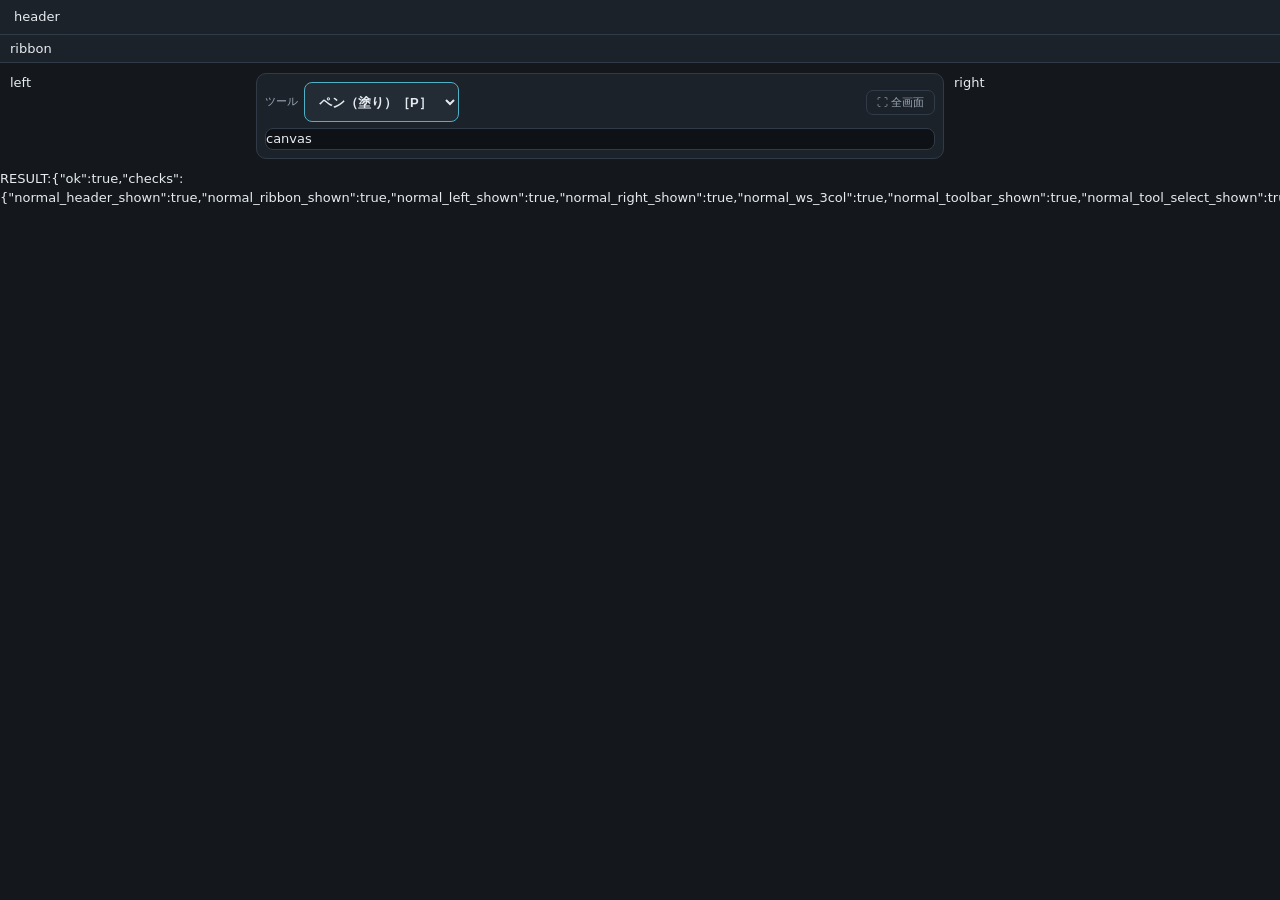
<file: test/trace-focus-css-probe.html>
<!DOCTYPE html>
<html lang="ja">
<head>
<meta charset="UTF-8">
<!-- #17 全画面（フォーカス）モードの CSS 実効を getComputedStyle で検証する軽量プローブ。
     gen-editor-smoke はロジック非依存のため CSS を剥がす＝display:none の実効はそこでは測れない。
     ここでは本物の css/editor.css を読み込み、body.focus-mode で
     ヘッダ/リボン/左右パネルが display:none・.ws が1カラムになることを実測する。
     セレクタは body.focus-mode .ribbon 等のフラット子孫指定なので、最小DOMで実効を再現できる。 -->
<link rel="stylesheet" href="../css/editor.css">
</head>
<body>
<header class="ed-header">header</header>
<div class="ribbon">ribbon</div>
<div class="ws">
  <aside class="ws-left">left</aside>
  <main class="ws-canvas">
    <!-- #20 ツール選択はキャンバス上部バーの中（全画面でもこのバーは残る＝同じ場所で操作できる） -->
    <div class="canvas-toolbar">
      <label class="tool-pick"><span class="tp-lbl">ツール</span>
        <select id="tool-picker"><option value="pen">ペン（塗り）［P］</option><option value="eraser">消しゴム［E］</option></select>
      </label>
      <span class="spacer"></span>
      <button class="btn-ghost" id="btn-focus-toggle">⛶ 全画面</button>
    </div>
    <div class="canvas-wrap">canvas</div>
  </main>
  <aside class="ws-right">right</aside>
</div>

<div id="trace-harness-result">PENDING</div>
<script>
function run() {
  var out = document.getElementById('trace-harness-result');
  function done(o) { out.textContent = 'RESULT:' + JSON.stringify(o); }
  function disp(sel) { return getComputedStyle(document.querySelector(sel)).display; }
  function cols(sel) { return getComputedStyle(document.querySelector(sel)).gridTemplateColumns.trim().split(/\s+/).length; }
  try {
    var checks = {};
    // 通常時: ヘッダ・リボン・左右パネルは表示、.ws は3カラム
    checks.normal_header_shown = disp('.ed-header') !== 'none';
    checks.normal_ribbon_shown = disp('.ribbon') !== 'none';
    checks.normal_left_shown = disp('.ws-left') !== 'none';
    checks.normal_right_shown = disp('.ws-right') !== 'none';
    checks.normal_ws_3col = cols('.ws') === 3;
    // #20 ツール選択は通常モードから見えている（全画面でも同じ場所＝覚え直し不要）
    checks.normal_toolbar_shown = disp('.canvas-toolbar') !== 'none';
    checks.normal_tool_select_shown = disp('#tool-picker') !== 'none';
    // 全画面時: focus-mode でヘッダ・リボン・左右パネルが display:none、.ws は1カラム
    document.body.classList.add('focus-mode');
    checks.focus_header_hidden = disp('.ed-header') === 'none';
    checks.focus_ribbon_hidden = disp('.ribbon') === 'none';
    checks.focus_left_hidden = disp('.ws-left') === 'none';
    checks.focus_right_hidden = disp('.ws-right') === 'none';
    checks.focus_canvas_shown = disp('.ws-canvas') !== 'none';   // キャンバスは残る
    checks.focus_ws_1col = cols('.ws') === 1;
    // #20 全画面でも上部バーとツール選択は生き残る（同じ場所・同じ操作）
    checks.focus_toolbar_shown = disp('.canvas-toolbar') !== 'none';
    checks.focus_tool_select_shown = disp('#tool-picker') !== 'none';
    var tsS = getComputedStyle(document.querySelector('#tool-picker'));
    checks.focus_tool_select_in_flow = tsS.position === 'static';    // 浮かせない＝方眼を覆う要素を増やさない
    checks.focus_tool_select_tap = parseFloat(tsS.minHeight) >= 40;  // 指で押せる高さ
    // 方眼の上に重なる要素（position:absolute/fixed）を .ws-canvas 配下に増やしていない（D&Dヒントは hidden 前提の既存分のみ）
    var over = 0, kids = document.querySelectorAll('.ws-canvas *');
    for (var i = 0; i < kids.length; i++) { var p = getComputedStyle(kids[i]).position; if (p === 'absolute' || p === 'fixed') over++; }
    checks.focus_no_new_overlay = over === 0;
    var wrapS = getComputedStyle(document.querySelector('.canvas-wrap'));
    checks.focus_canvas_wrap_shown = wrapS.display !== 'none';
    // 解除で元に戻る
    document.body.classList.remove('focus-mode');
    checks.restore_ribbon_shown = disp('.ribbon') !== 'none';
    checks.restore_ws_3col = cols('.ws') === 3;
    checks.restore_tool_select_shown = disp('#tool-picker') !== 'none';   // #20 解除後も同じ場所に残る
    var ok = Object.keys(checks).every(function (k) { return checks[k]; });
    done({ ok: ok, checks: checks });
  } catch (e) { done({ ok: false, error: (e && e.message) || String(e) }); }
}
if (document.readyState === 'complete') run(); else window.addEventListener('load', run);
</script>
</body>
</html>
</file>
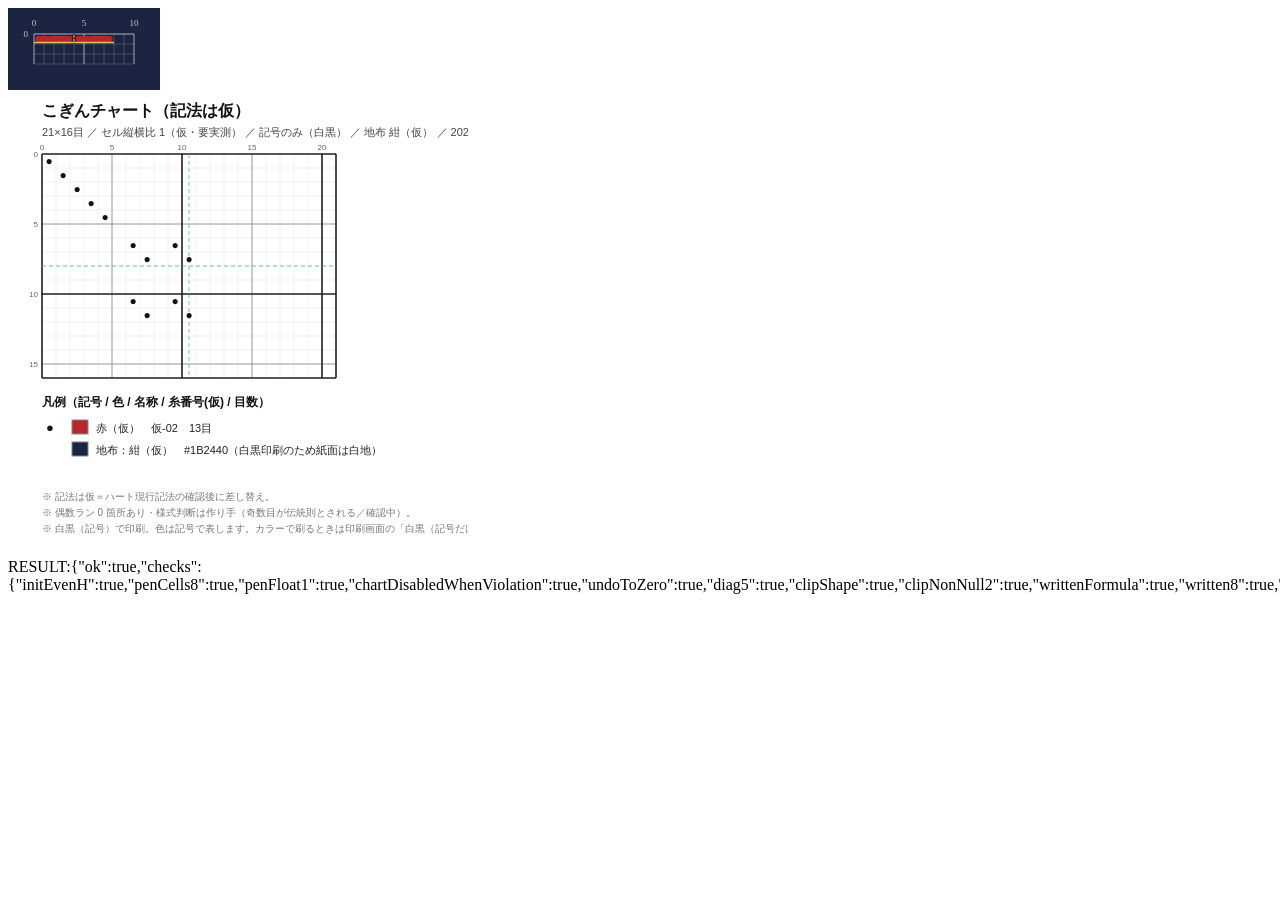
<file: test/trace-harness.html>
<!DOCTYPE html>
<html lang="ja">
<head><meta charset="UTF-8"><title>trace-harness</title>
<style>#trace-svg{display:block}</style>
</head>
<body>
<!-- app は $() を null ガードするので、必須は svg のみ -->
<svg id="trace-svg" width="100" height="100" viewBox="0 0 100 100"></svg>
<div id="chart-sink"></div>
<div id="trace-harness-result">PENDING</div>

<script>window.__initErr = null; window.addEventListener('error', function (ev) { if (!window.__initErr) window.__initErr = (ev.message || '') + ' @ ' + (ev.filename || '') + ':' + (ev.lineno || ''); });</script>
<script src="../js/image-loader.js"></script>
<script src="../js/sample.js"></script>
<script src="../js/trace-config.js"></script>
<script src="../js/trace-state.js"></script>
<script src="../js/trace-validate.js"></script>
<script src="../js/trace-render.js"></script>
<script src="../js/trace-chart.js"></script>
<script src="../js/trace-app.js"></script>
<script>
/* §8 ヘッドレスUI検証。実アプリ(TraceApp)を MouseEvent 合成＋公開APIで駆動する。
   app 初期化は DOMContentLoaded 後なので、load 後に実行する。 */
function runHarness() {
  var out = document.getElementById('trace-harness-result');
  function done(o) { out.textContent = 'RESULT:' + JSON.stringify(o); }

  function md(cx, cy) { var p = TraceApp.cellClientPoint(cx, cy); TraceApp.svg().dispatchEvent(new MouseEvent('mousedown', { clientX: p.clientX, clientY: p.clientY, bubbles: true, cancelable: true })); }
  function mm(cx, cy) { var p = TraceApp.cellClientPoint(cx, cy); window.dispatchEvent(new MouseEvent('mousemove', { clientX: p.clientX, clientY: p.clientY, bubbles: true })); }
  function mu(cx, cy) { var p = TraceApp.cellClientPoint(cx, cy); window.dispatchEvent(new MouseEvent('mouseup', { clientX: p.clientX, clientY: p.clientY, bubbles: true })); }

  try {
    if (typeof TraceApp === 'undefined') { done({ ok: false, error: 'TraceApp 未定義（初期化失敗）', initErr: window.__initErr }); return; }
    var checks = {};

    // 1. 21×16（偶数H）で初期化
    TraceApp.reset(21, 16);
    checks.initEvenH = TraceApp.getDoc().grid.h === 16 && TraceApp.getDoc().grid.w === 21;

    // 2. ペンドラッグ 行3・8セル（x=2..9）・スナップOFF
    TraceApp.setTool('pen'); TraceApp.setOddSnap(false); TraceApp.setActiveColor('r01');
    md(2, 3); mm(9, 3); mu(9, 3);
    checks.penCells8 = TraceApp.cellCount() === 8;
    checks.penFloat1 = TraceApp.getVr().floatViolations.length === 1;

    // 3. チャートボタン disabled
    checks.chartDisabledWhenViolation = TraceApp.chartDisabled() === true;

    // 4. undo → cells 0
    TraceApp.undo();
    checks.undoToZero = TraceApp.cellCount() === 0;

    // 5. 斜線 5セル（(0,0)→(4,4)）
    TraceApp.setTool('diag');
    md(0, 0); mm(4, 4); mu(4, 4);
    checks.diag5 = TraceApp.cellCount() === 5;

    // 6. 範囲選択 2×3 コピー（(0,0)-(1,2)）— 対角の (0,0),(1,1) を含む＝非null 2
    TraceApp.setRect(0, 0, 2, 3);
    var clip = TraceApp.copyRect();
    var clipNonNull = 0;
    for (var y = 0; y < clip.h; y++) for (var x = 0; x < clip.w; x++) if (clip.cells[y][x] != null) clipNonNull++;
    checks.clipShape = clip.w === 2 && clip.h === 3;
    checks.clipNonNull2 = clipNonNull === 2;

    // 7. 連続ペースト 2×2 gap1 → written 数式一致
    var nx = 2, ny = 2, gapX = 1, gapY = 1;
    var written = TraceApp.repeatPasteAt(6, 6, nx, ny, gapX, gapY);
    // 全配置がグリッド内（21×16）＝ written = clipNonNull * nx * ny
    checks.writtenFormula = written === clipNonNull * nx * ny;
    checks.written8 = written === 8;

    // 違反なし状態（斜線5＋ペースト8＝13・すべて短ラン）
    checks.cells13 = TraceApp.cellCount() === 13;
    checks.noViolation = TraceApp.getVr().floatViolations.length === 0;
    checks.chartEnabled = TraceApp.chartDisabled() === false;

    // 8. チャート open → 凡例・紙面のマス表現
    //    R8仕様: 既定＝カラー（色ベタ塗り・記号なし）／白黒モード＝記号のみ（色塗りなし）。
    var built = TraceApp.openChart();
    var sink = document.getElementById('chart-sink');
    sink.innerHTML = built.svgString;
    var symCells = sink.querySelectorAll('.chart-symbol').length;
    var colorCells = sink.querySelectorAll('.chart-cell').length;
    var legendRows = sink.querySelectorAll('.legend-row').length;
    checks.chartDefaultIsColor = built.colorMode === true;
    checks.chartColorCellsExist = colorCells === 13 && built.colorCellCount === 13;
    checks.chartNoSymbolsInColor = symCells === 0 && built.symbolCellCount === 0;
    checks.legendExists = legendRows >= 1 && built.usedColors.length >= 1;
    // 白黒モード（オプトアウト）では従来どおり記号で表現し、色塗りはしない
    var builtMono = TraceApp.openChart({ color: false });
    sink.innerHTML = builtMono.svgString;
    checks.chartMonoSymbols = sink.querySelectorAll('.chart-symbol').length === 13 && builtMono.symbolCellCount === 13;
    checks.chartMonoNoColorCells = sink.querySelectorAll('.chart-cell').length === 0;

    // 9. serialize roundtrip
    var str = TraceApp.serialize();
    var d = window.TraceState.deserialize(str);
    var rtCells = 0;
    for (var yy = 0; yy < d.cells.length; yy++) for (var xx = 0; xx < d.cells[yy].length; xx++) if (d.cells[yy][xx] != null) rtCells++;
    checks.roundtrip = d.version === 1 && d.grid.w === 21 && d.grid.h === 16 && rtCells === 13;
    TraceApp.load(str);
    checks.reloadCells13 = TraceApp.cellCount() === 13;

    // 10. break（切れ目）E2E: 8目同色→float違反→x=4切れ目→違反解消(4+4)→roundtrip保持
    TraceApp.reset(10, 2);
    TraceApp.setTool('pen'); TraceApp.setOddSnap(false); TraceApp.setActiveColor('r01');
    md(0, 0); mm(7, 0); mu(7, 0); // 行0に8目
    checks.brk_before_cells8 = TraceApp.cellCount() === 8;
    checks.brk_before_violation1 = TraceApp.violations() === 1;
    TraceApp.addBreak(0, 4);       // 3↔4 に切れ目
    checks.brk_after_violation0 = TraceApp.violations() === 0;
    checks.brk_after_maxrun4 = TraceApp.getVr().maxRunLen === 4;
    checks.brk_after_runs2 = TraceApp.getVr().runCount === 2;
    checks.brk_hasBreak = TraceApp.hasBreak(0, 4) === true;
    var bstr = TraceApp.serialize();
    var bd = window.TraceState.deserialize(bstr);
    checks.brk_roundtrip = !!(bd.breaks && bd.breaks[0] && bd.breaks[0].indexOf(4) >= 0);
    TraceApp.load(bstr);
    checks.brk_reload_violation0 = TraceApp.violations() === 0;

    // 11. break undo/redo 復元: 切れ目コミットを取り消すと違反が復活
    TraceApp.reset(10, 1);
    TraceApp.setTool('pen'); TraceApp.setActiveColor('r01');
    md(0, 0); mm(7, 0); mu(7, 0);
    TraceApp.addBreak(0, 4);
    checks.brk_undo_pre0 = TraceApp.violations() === 0;
    TraceApp.undo();
    checks.brk_undo_restores = TraceApp.violations() === 1 && TraceApp.hasBreak(0, 4) === false;
    TraceApp.redo();
    checks.brk_redo_reapplies = TraceApp.violations() === 0 && TraceApp.hasBreak(0, 4) === true;

    var ok = Object.keys(checks).every(function (k) { return checks[k]; });
    done({ ok: ok, checks: checks, written: written, clipNonNull: clipNonNull, symCells: symCells, legendRows: legendRows });
  } catch (e) {
    done({ ok: false, error: (e && e.message) || String(e), stack: (e && e.stack) || '' });
  }
}
if (document.readyState === 'complete') runHarness();
else window.addEventListener('load', runHarness);
</script>
</body>
</html>
</file>
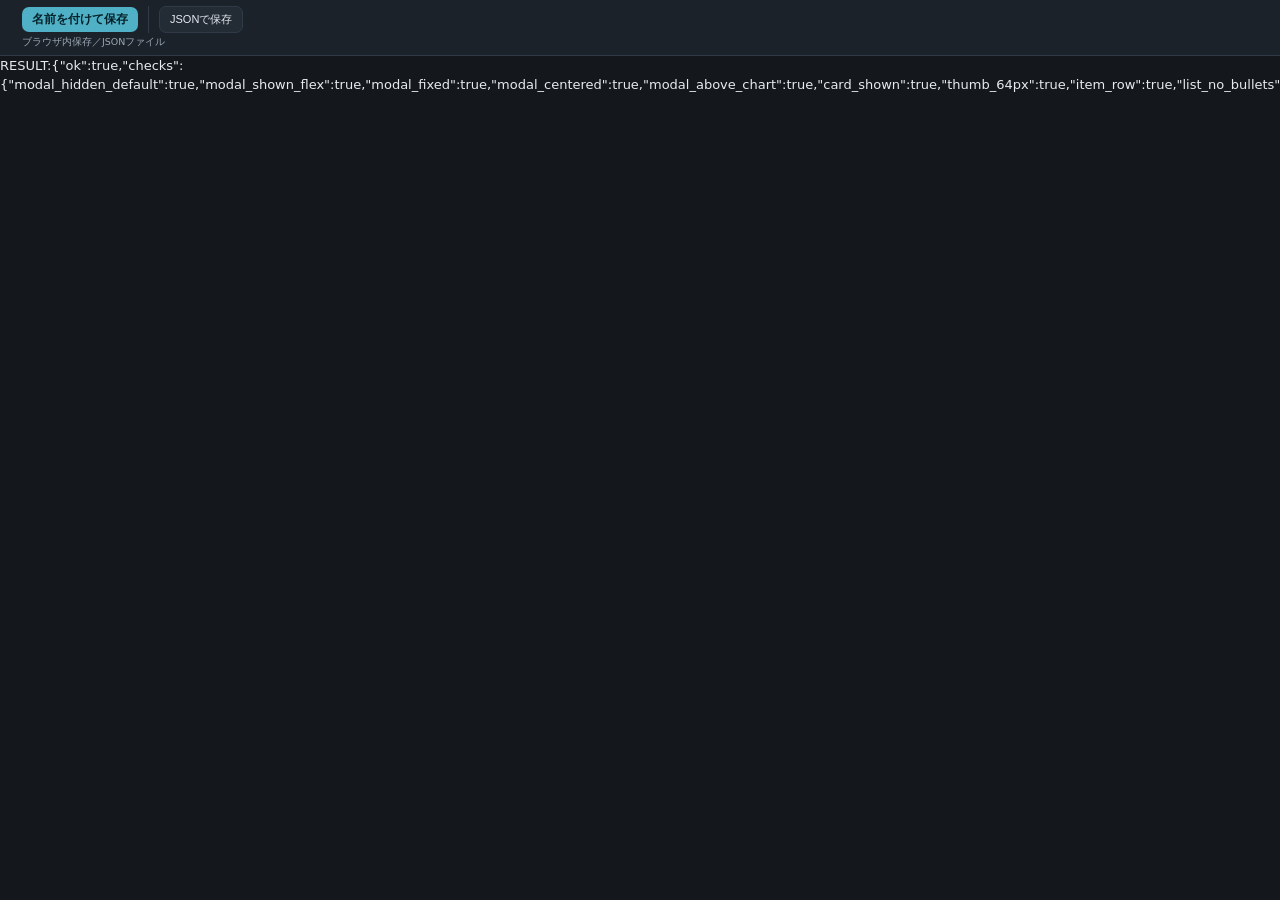
<file: test/trace-library-css-probe.html>
<!DOCTYPE html>
<html lang="ja">
<head>
<meta charset="UTF-8">
<!-- #19 ブラウザ内保存メニュー（モーダル）の CSS 実効を getComputedStyle で検証する軽量プローブ。
     gen-editor-smoke は CSS を剥がすため display/寸法の実効はそこでは測れない。
     ここでは本物の css/editor.css を読み込み、
     ・.modal-back.hidden → display:none ／ hidden除去 → flex（画面中央のオーバーレイ）
     ・チャートオーバーレイ(z-index 50)より前面に出る（z-index 60）
     ・サムネは 64px 角（仕様の「小サムネイル64px程度」）
     ・警告文（この端末のみ）が警告色で出る
     を実測する。セレクタはフラット指定なので最小DOMで再現できる。 -->
<link rel="stylesheet" href="../css/editor.css">
</head>
<body>
<div class="ribbon">
  <div class="rb-group">
    <div class="rb-body"><button class="btn-primary btn-slim">名前を付けて保存</button><span class="rb-div"></span><button class="btn-small">JSONで保存</button></div>
    <p class="rb-note" id="file-role-note">ブラウザ内保存／JSONファイル</p>
  </div>
</div>
<div id="trace-chart-overlay"></div>
<div class="modal-back hidden" id="library-modal">
  <div class="modal-card">
    <div class="modal-head"><h2>保存済みデザイン</h2><span class="spacer"></span><button class="btn-ghost">閉じる</button></div>
    <div class="modal-body">
      <p class="lib-msg hidden" id="library-msg">msg</p>
      <ul class="lib-list" id="library-list">
        <li class="lib-item"><div class="lib-thumb empty">画像なし</div><div class="lib-meta"><div class="lib-name">名前</div><div class="lib-sub">日時</div></div><div class="lib-acts"><button class="btn-small">開く</button></div></li>
      </ul>
    </div>
    <div class="modal-foot"><p class="warn-note" id="library-warn">この端末のこのブラウザだけ</p></div>
  </div>
</div>

<div id="trace-harness-result">PENDING</div>
<script>
function run() {
  var out = document.getElementById('trace-harness-result');
  function done(o) { out.textContent = 'RESULT:' + JSON.stringify(o); }
  function cs(sel) { return getComputedStyle(document.querySelector(sel)); }
  try {
    var checks = {};
    // 既定は非表示（作業を邪魔しない）
    checks.modal_hidden_default = cs('#library-modal').display === 'none';
    // 表示するとオーバーレイとして中央に出る
    document.getElementById('library-modal').classList.remove('hidden');
    var m = cs('#library-modal');
    checks.modal_shown_flex = m.display === 'flex';
    checks.modal_fixed = m.position === 'fixed';
    checks.modal_centered = m.alignItems === 'center' && m.justifyContent === 'center';
    checks.modal_above_chart = parseInt(m.zIndex, 10) > parseInt(cs('#trace-chart-overlay').zIndex, 10);
    checks.card_shown = cs('.modal-card').display === 'flex';
    // サムネは 64px 角（一覧が軽いままであること＝容量対策の見た目側）
    var th = cs('.lib-thumb');
    checks.thumb_64px = th.width === '64px' && th.height === '64px';
    checks.item_row = cs('.lib-item').display === 'flex';
    checks.list_no_bullets = cs('.lib-list').listStyleType === 'none';
    // メッセージ欄は hidden で消え、外すと出る（容量不足を握りつぶさず見せる枠）
    checks.msg_hidden_default = cs('#library-msg').display === 'none';
    document.getElementById('library-msg').classList.remove('hidden');
    checks.msg_shown = cs('#library-msg').display !== 'none';
    // 注意書き（この端末のみ）は警告色で出る
    var wn = cs('#library-warn');
    checks.warn_shown = wn.display !== 'none';
    checks.warn_colored = wn.color !== 'rgb(230, 235, 240)' && wn.color !== 'rgba(0, 0, 0, 0)';
    // ファイル群の役割注記は表示され、本文より小さい字（リボンを膨らませない）
    var rn = cs('#file-role-note');
    checks.role_note_shown = rn.display !== 'none';
    checks.role_note_small = parseFloat(rn.fontSize) < parseFloat(cs('body').fontSize);
    // 閉じると元に戻る
    document.getElementById('library-modal').classList.add('hidden');
    checks.modal_hides_again = cs('#library-modal').display === 'none';
    var ok = Object.keys(checks).every(function (k) { return checks[k]; });
    done({ ok: ok, checks: checks });
  } catch (e) { done({ ok: false, error: (e && e.message) || String(e) }); }
}
if (document.readyState === 'complete') run(); else window.addEventListener('load', run);
</script>
</body>
</html>
</file>
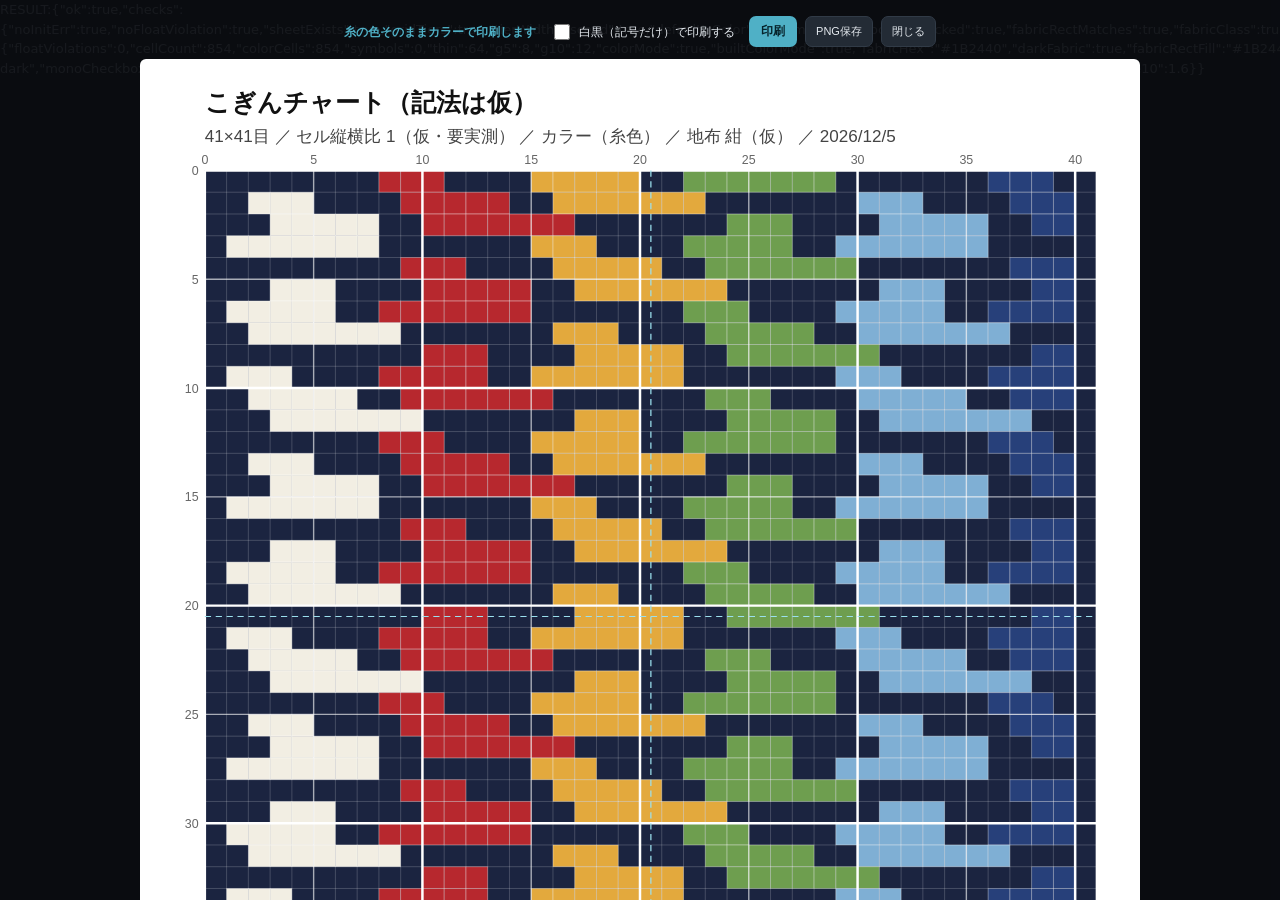
<file: test/trace-print-probe.html>
<!DOCTYPE html>
<meta charset="UTF-8">
<title>trace print probe</title>
<!-- 印刷（カラー＋方眼階層）の実出力を確認するためのプローブ。
     使い方:
       chrome --headless=new --print-to-pdf=out.pdf --no-pdf-header-footer file:///.../test/trace-print-probe.html
       chrome --headless=new --dump-dom  ... で <div id="trace-harness-result"> の RESULT:{...} を確認
     クエリ ?color=0 で「カラーで印刷」OFF（記号のみ）の紙面を出せる。 -->
<link rel="stylesheet" href="../css/editor.css">
<style>@media print { #trace-harness-result { display: none !important; } }</style>
<script>
// ?economy=1 … 「インク節約（economy）」相当を強制して、SVGのfillが落ちないかを見る診断用。
// （ブラウザ印刷設定「背景のグラフィック」OFF は CSS背景の抑止＝SVGのfill属性は対象外、という前提の実測確認）
if (location.search.indexOf('economy=1') >= 0) {
  document.write('<style>@media print{ html, body, #trace-chart-overlay, .tco-sheet, .tco-sheet svg, .tco-sheet svg * {' +
    '-webkit-print-color-adjust: economy !important; color-adjust: economy !important; print-color-adjust: economy !important; } }<\/style>');
}
</script>
<body>
<div id="trace-harness-result">PENDING</div>
<script>window.__initErr = null; window.addEventListener('error', function (ev) { if (!window.__initErr) window.__initErr = (ev.message || '') + ' @ ' + (ev.filename || '') + ':' + (ev.lineno || ''); });</script>
<script src="../js/trace-config.js"></script>
<script src="../js/trace-state.js"></script>
<script src="../js/trace-validate.js"></script>
<script src="../js/trace-render.js"></script>
<script src="../js/trace-chart.js"></script>
<script>
(function () {
  var CFG = window.TRACE_CONFIG, S = window.TraceState, V = window.TraceValidate, C = window.TraceChart;
  var checks = {}, detail = {};

  // 既定は 41×41（コースター）。?w=80&h=100 で名刺入れプリセット相当も出せる。
  // 多色の柄を置く。全ラン ≤7目（float違反なし＝チャート出力可の状態）。
  function q(name, dflt) {
    var m = new RegExp('[?&]' + name + '=(\\d+)').exec(location.search);
    return m ? parseInt(m[1], 10) : dflt;
  }
  var GW = q('w', 41), GH = q('h', 41);
  var doc = S.newDoc(GW, GH, 1.0);
  // ?fabric=kinari / ?fabric=%233A1F5C（自由色） で地布を切替（R9）
  var fm = /[?&]fabric=([^&]+)/.exec(location.search);
  if (fm) {
    var fv = decodeURIComponent(fm[1]);
    if (fv.charAt(0) === '#') { doc.fabricId = 'custom'; doc.fabricHex = fv; }
    else { doc.fabricId = fv; }
  }
  var ids = ['w01', 'r01', 'y01', 'g01', 'b01', 'n01'];
  for (var y = 0; y < GH; y++) {
    for (var k = 0; k < 6; k++) {
      var len = 1 + ((y + k) % 4) * 2;              // 1,3,5,7 目
      var x1 = 1 + k * 7 + ((y % 3));
      var x2 = Math.min(GW - 2, x1 + len - 1);
      if (x2 > x1) S.paintRun(doc.cells, y, x1, x2, ids[k]);
    }
  }
  var vr = V.analyze(doc.cells, { floatMax: CFG.floatMax, breaks: doc.breaks });

  // 既定はカラー。?mono=1（旧: ?color=0）で「白黒（記号だけ）で印刷する」チェックを実操作してモノクロ紙面にする。
  var wantColor = (location.search.indexOf('mono=1') < 0 && location.search.indexOf('color=0') < 0);
  var built = C.open(doc, vr, CFG);      // ← 素の呼び出し＝実アプリ（チャート出力…）と同じ経路
  if (!wantColor) {
    var cb = document.getElementById('tco-mono');
    if (cb) { cb.checked = true; cb.dispatchEvent(new Event('change')); }
  }

  var sheet = document.querySelector('.tco-sheet');
  var cellRects = sheet ? sheet.querySelectorAll('rect.chart-cell') : [];
  var syms = sheet ? sheet.querySelectorAll('text.chart-symbol') : [];
  var thin = sheet ? sheet.querySelectorAll('line.cg-thin') : [];
  var g5 = sheet ? sheet.querySelectorAll('line.cg-5') : [];
  var g10 = sheet ? sheet.querySelectorAll('line.cg-10') : [];

  detail.floatViolations = vr.floatViolations.length;
  detail.cellCount = vr.cellCount;
  detail.colorCells = cellRects.length;
  detail.symbols = syms.length;
  detail.thin = thin.length;
  detail.g5 = g5.length;
  detail.g10 = g10.length;
  detail.colorMode = wantColor;
  detail.builtColorMode = built.colorMode;         // C.open が opts 無しで返した既定モード
  detail.fabricHex = built.fabricHex;
  detail.darkFabric = built.darkFabric;
  var fabRect = sheet ? sheet.querySelector('rect.chart-fabric') : null;
  detail.fabricRectFill = fabRect ? fabRect.getAttribute('fill') : null;
  detail.svgClass = sheet && sheet.querySelector('svg') ? sheet.querySelector('svg').getAttribute('class') : null;
  var monoBox = document.getElementById('tco-mono');
  detail.monoCheckboxChecked = monoBox ? monoBox.checked : null;
  detail.initErr = window.__initErr;

  // 使用色hexが実際にセル塗りとして出ているか（凡例だけでなくグリッド内に）
  var hexes = {};
  for (var i = 0; i < cellRects.length; i++) hexes[cellRects[i].getAttribute('fill')] = 1;
  detail.cellFillHexes = Object.keys(hexes).sort();

  function sw(nl) { return nl.length ? parseFloat(nl[0].getAttribute('stroke-width')) : null; }
  detail.strokeThin = sw(thin); detail.stroke5 = sw(g5); detail.stroke10 = sw(g10);

  checks.noInitErr = !window.__initErr;
  checks.noFloatViolation = vr.floatViolations.length === 0;
  checks.sheetExists = !!sheet;
  checks.gridTiers = thin.length > 0 && g5.length > 0 && g10.length > 0;
  checks.tierWidthsAscend = detail.strokeThin < detail.stroke5 && detail.stroke5 < detail.stroke10;
  // R8: 既定はカラー＝チェックを触らずに開いた紙面が「色ベタ塗り・記号なし」であること
  checks.defaultIsColor = detail.builtColorMode === true;
  checks.monoCheckboxUnchecked = !!(monoBox && monoBox.checked === false) === wantColor;
  // R9: 地布が紙面（方眼の地）に出ていること・濃淡でクラスが切り替わること
  checks.fabricRectMatches = wantColor
    ? (detail.fabricRectFill || '').toUpperCase() === String(built.fabricHex).toUpperCase()
    : detail.fabricRectFill === '#ffffff';
  checks.fabricClass = wantColor
    ? detail.svgClass === (built.darkFabric ? 'chart-dark' : 'chart-light')
    : detail.svgClass === 'chart-light';
  if (wantColor) {
    checks.colorCellsExist = cellRects.length === vr.cellCount;
    checks.allSixColorsOnPaper = detail.cellFillHexes.length === 6;
    checks.noSymbolsInColorMode = syms.length === 0;          // ★記号で色を表現しない
  } else {
    checks.monoHasNoColorCells = cellRects.length === 0;
    checks.monoShowsSymbols = syms.length === vr.cellCount;   // 白黒では記号が唯一の識別手段＝出す
  }

  var ok = true; for (var kk in checks) if (!checks[kk]) ok = false;
  document.getElementById('trace-harness-result').textContent =
    'RESULT:' + JSON.stringify({ ok: ok, checks: checks, detail: detail });
})();
</script>
</body>
</file>
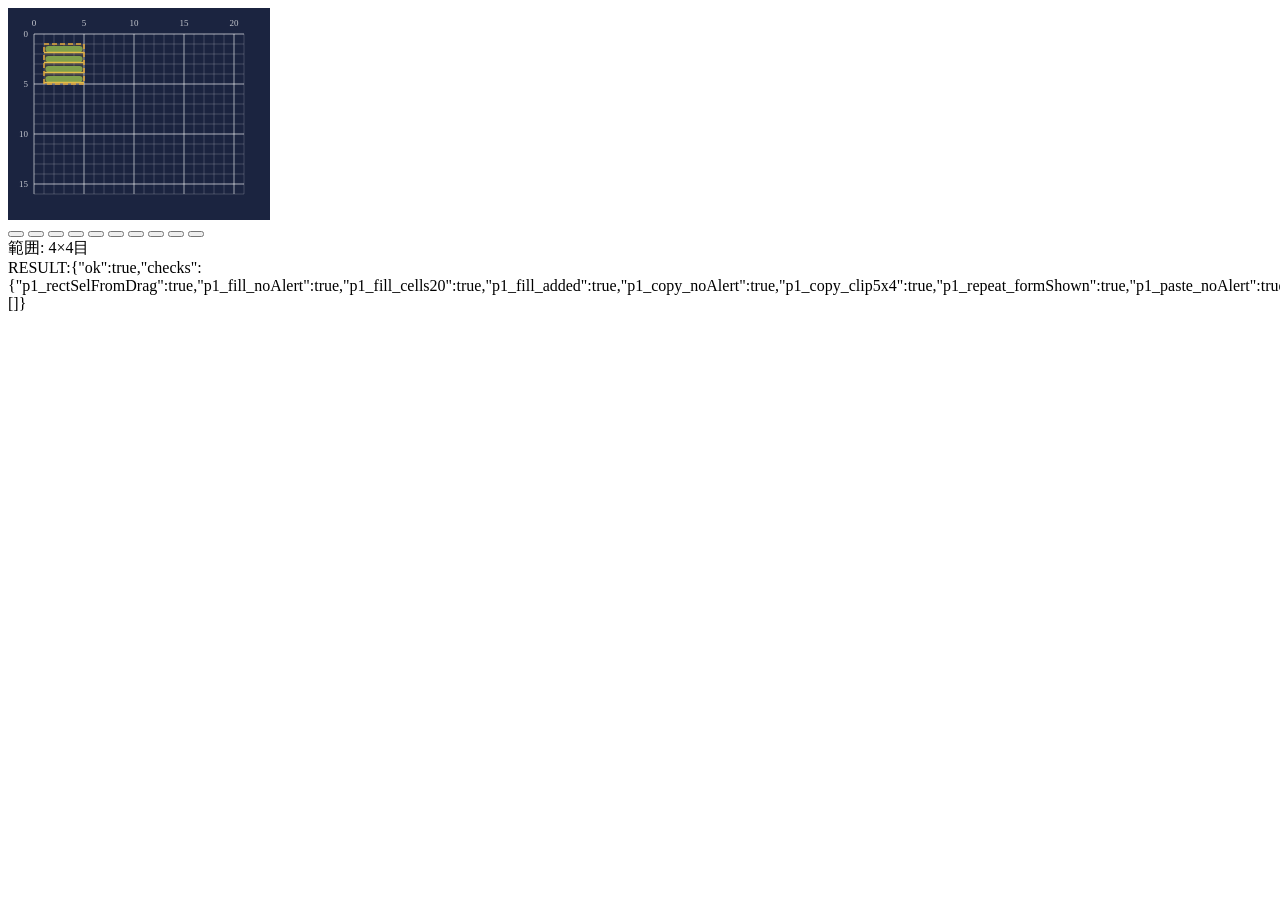
<file: test/trace-ui-path-probe.html>
<!DOCTYPE html>
<html lang="ja">
<head><meta charset="UTF-8"><title>trace-ui-path-probe</title>
<style>#trace-svg{display:block}.hidden{display:none}</style>
</head>
<body>
<!-- 調査B/T0.5導線プローブ: editor.html と同一IDの「範囲選択の操作」DOMを最小構成で置き、
     実UI導線（ツールモード→実ボタンclick）を MouseEvent 合成で駆動して再現する。
     合成setRect API(TraceApp.setRect)は使わず、rectSel は必ず rectツールのドラッグ経由で作る。
     T0.5改修（#11）: 未達の操作ボタンは alert でなく is-disabled 表示＋ canvas-status で次の一手を提示。
     PATH2 はその新導線（alertゼロ・ガイド提示・disabled見た目）を検証する。 -->
<svg id="trace-svg" width="100" height="100" viewBox="0 0 100 100"></svg>

<!-- ツールボタン（bindControls が setTool を結線） -->
<button id="tool-pen"></button>
<button id="tool-diag"></button>
<button id="tool-eraser"></button>
<button id="tool-select"></button>
<button id="tool-rect"></button>
<button id="tool-underlay"></button>

<!-- 範囲選択の操作（editor.html と同一ID） -->
<button id="btn-copy"></button>
<button id="btn-rect-fill"></button>
<button id="btn-rect-erase"></button>
<button id="btn-repeat"></button>
<div id="repeat-form" class="hidden">
  <input type="number" id="rep-nx" value="2">
  <input type="number" id="rep-ny" value="2">
  <input type="number" id="rep-gapx" value="1">
  <input type="number" id="rep-gapy" value="1">
  <button id="rep-place"></button>
  <button id="rep-cancel"></button>
</div>
<div id="canvas-status"></div>

<div id="trace-harness-result">PENDING</div>

<script>
  // alert/confirm を記録（導線ゲートの発火を検出する）
  window.__alerts = [];
  window.alert = function (m) { window.__alerts.push(String(m)); };
  window.confirm = function () { return true; };
  window.__initErr = null;
  window.addEventListener('error', function (ev) { if (!window.__initErr) window.__initErr = (ev.message || '') + ' @ ' + (ev.filename || '') + ':' + (ev.lineno || ''); });
</script>
<script src="../js/image-loader.js"></script>
<script src="../js/sample.js"></script>
<script src="../js/trace-config.js"></script>
<script src="../js/trace-state.js"></script>
<script src="../js/trace-validate.js"></script>
<script src="../js/trace-render.js"></script>
<script src="../js/trace-chart.js"></script>
<script src="../js/trace-app.js"></script>
<script>
function runProbe() {
  var out = document.getElementById('trace-harness-result');
  function done(o) { out.textContent = 'RESULT:' + JSON.stringify(o); }
  function md(cx, cy) { var p = TraceApp.cellClientPoint(cx, cy); TraceApp.svg().dispatchEvent(new MouseEvent('mousedown', { clientX: p.clientX, clientY: p.clientY, bubbles: true, cancelable: true })); }
  function mm(cx, cy) { var p = TraceApp.cellClientPoint(cx, cy); window.dispatchEvent(new MouseEvent('mousemove', { clientX: p.clientX, clientY: p.clientY, bubbles: true })); }
  function mu(cx, cy) { var p = TraceApp.cellClientPoint(cx, cy); window.dispatchEvent(new MouseEvent('mouseup', { clientX: p.clientX, clientY: p.clientY, bubbles: true })); }
  function click(id) { document.getElementById(id).dispatchEvent(new MouseEvent('click', { bubbles: true })); }
  function resetAlerts() { window.__alerts.length = 0; }

  try {
    if (typeof TraceApp === 'undefined') { done({ ok: false, error: 'TraceApp 未定義（初期化失敗）', initErr: window.__initErr }); return; }
    var checks = {};

    // ============================================================
    // PATH 1（正規導線）: 範囲選択(rect, tool5)でドラッグ矩形 → 実ボタンで一括塗り/コピー/連続ペースト
    // ============================================================
    TraceApp.reset(21, 16);
    TraceApp.setTool('rect');
    // 実ドラッグで矩形選択 (2,2)→(6,5) = 5×4。合成setRectは使わない。
    md(2, 2); mm(6, 5); mu(6, 5);
    // rectSel が実ドラッグで確定したことを copyRect 経由で間接確認（読み取り専用）
    var probeClip = TraceApp.copyRect();
    checks.p1_rectSelFromDrag = !!probeClip && probeClip.w === 5 && probeClip.h === 4;

    // 一括塗り（btn-rect-fill）: rectSel を activeColor で塗る
    resetAlerts();
    TraceApp.setActiveColor('r01');
    var beforeFill = TraceApp.cellCount();
    click('btn-rect-fill');
    checks.p1_fill_noAlert = window.__alerts.length === 0;
    checks.p1_fill_cells20 = TraceApp.cellCount() === 20;
    checks.p1_fill_added = TraceApp.cellCount() > beforeFill;

    // コピー（btn-copy）: clip をセット
    resetAlerts();
    click('btn-copy');
    var clip = TraceApp.getClip();
    checks.p1_copy_noAlert = window.__alerts.length === 0;
    checks.p1_copy_clip5x4 = !!clip && clip.w === 5 && clip.h === 4;

    // 連続ペースト（btn-repeat → repeat-form 表示 → rep-place → キャンバスclick）
    resetAlerts();
    click('btn-repeat');
    checks.p1_repeat_formShown = !document.getElementById('repeat-form').classList.contains('hidden');
    document.getElementById('rep-nx').value = '1';
    document.getElementById('rep-ny').value = '1';
    document.getElementById('rep-gapx').value = '0';
    document.getElementById('rep-gapy').value = '0';
    click('rep-place');
    var beforePaste = TraceApp.cellCount();
    md(10, 8); // repeatMode 中の mousedown で配置＋commit（空き領域に 5×4=20 目）
    var afterPaste = TraceApp.cellCount();
    checks.p1_paste_noAlert = window.__alerts.length === 0;
    checks.p1_paste_added20 = (afterPaste - beforePaste) === 20;

    // 一括消し（btn-rect-erase）: 再度 rect ドラッグしてから消す
    TraceApp.setTool('rect');
    md(2, 2); mm(6, 5); mu(6, 5);
    resetAlerts();
    var beforeErase = TraceApp.cellCount();
    click('btn-rect-erase');
    checks.p1_erase_noAlert = window.__alerts.length === 0;
    checks.p1_erase_removed = TraceApp.cellCount() < beforeErase;

    // ============================================================
    // PATH 2（T0.5新導線）: 選択(select, tool4=ラン選択)後に一括塗り/連続ペースト
    //   → rectSel/clip が無い＝ボタンは is-disabled 表示。押しても alert でなく
    //     canvas-status に「矩形選択で範囲を作る」次の一手を提示し、変更は起きない。
    // ============================================================
    TraceApp.reset(21, 16);
    // ラン選択の対象を作る
    TraceApp.setTool('pen'); TraceApp.setActiveColor('r01');
    md(2, 2); mm(6, 2); mu(6, 2); // 行2に 5目
    var cntAfterPen = TraceApp.cellCount(); // 5
    // rectSel/clip 無し → 操作ボタンは押せない見た目（is-disabled）
    checks.p2_fill_isDisabledLook = TraceApp.isDisabledLook('btn-rect-fill') === true;
    checks.p2_repeat_isDisabledLook = TraceApp.isDisabledLook('btn-repeat') === true;
    // 選択（ラン）ツールでランをクリック選択
    TraceApp.setTool('select');
    md(3, 2); // selection にラン (2..6,y2) が入る
    // ユーザーは「選択したから塗れるはず」と一括塗りを押す → alertでなくガイド提示
    resetAlerts();
    TraceApp.setActiveColor('b01');
    click('btn-rect-fill');
    checks.p2_selectThenFill_noAlert = window.__alerts.length === 0;          // モーダルalertは出さない
    checks.p2_selectThenFill_noChange = TraceApp.cellCount() === cntAfterPen; // 塗られない
    checks.p2_selectThenFill_guided = /矩形選択/.test(TraceApp.statusText());  // 次の一手を提示
    // 同様に連続ペーストも clip 無し → alertでなくガイド提示・フォームは開かない
    resetAlerts();
    click('btn-repeat');
    checks.p2_selectThenRepeat_noAlert = window.__alerts.length === 0;
    checks.p2_repeat_formStillHidden = document.getElementById('repeat-form').classList.contains('hidden');
    checks.p2_repeat_guided = TraceApp.statusText().length > 0;

    // ============================================================
    // PATH 3: ツール切替で rectSel が保持されるか（導線の副論点）
    //   rect で矩形→pen に切替→再度ボタンを押す、を検証
    // ============================================================
    TraceApp.reset(21, 16);
    TraceApp.setTool('rect');
    md(1, 1); mm(4, 4); mu(4, 4); // 4×4
    TraceApp.setTool('pen');      // 別ツールへ切替
    resetAlerts();
    TraceApp.setActiveColor('g01');
    click('btn-rect-fill');       // rectSel は setTool で消えない設計→塗れるはず
    checks.p3_rectSelSurvivesToolSwitch = window.__alerts.length === 0 && TraceApp.cellCount() === 16;

    var ok = Object.keys(checks).every(function (k) { return checks[k]; });
    done({ ok: ok, checks: checks, alerts: window.__alerts });
  } catch (e) {
    done({ ok: false, error: (e && e.message) || String(e), stack: (e && e.stack) || '' });
  }
}
if (document.readyState === 'complete') runProbe();
else window.addEventListener('load', runProbe);
</script>
</body>
</html>
</file>
<file: css/style.css>
/* こぎん図案ジェネレータ (MVP) — スタイル
   美観は heartspot 版のダーク基調を独立再現（import 依存なし）。 */

:root {
  --bg: #14181d;
  --panel: #1c222a;
  --panel-2: #232b35;
  --line: #313b47;
  --text: #e6ebf0;
  --text-dim: #9aa7b4;
  --accent: #4fb0c6;
  --accent-2: #b7282e; /* 藍こぎんの糸赤アクセント */
  --warn-bg: #2a2420;
  --warn-line: #7a5c2e;
  --indigo: #1b2a4a; /* こぎんの藍地 */
  --thread: #eef2f5; /* 白糸 */
}

* { box-sizing: border-box; }

html, body {
  margin: 0;
  padding: 0;
  background: var(--bg);
  color: var(--text);
  font-family: "Hiragino Kaku Gothic ProN", "Yu Gothic", Meiryo, system-ui, sans-serif;
  font-size: 14px;
  line-height: 1.5;
}

.app-root { max-width: 1400px; margin: 0 auto; padding: 12px 16px 40px; }

.app-header h1 {
  font-size: 20px;
  margin: 6px 0 8px;
  font-weight: 700;
}
.proto-tag {
  display: inline-block;
  font-size: 11px;
  background: var(--accent);
  color: #06232b;
  padding: 2px 8px;
  border-radius: 10px;
  vertical-align: middle;
  margin-left: 6px;
  font-weight: 700;
}
.warn-banner {
  background: var(--warn-bg);
  border: 1px solid var(--warn-line);
  border-radius: 8px;
  padding: 8px 12px;
  font-size: 12px;
  color: #d8c9a8;
  margin-bottom: 12px;
}

.app-main {
  display: grid;
  grid-template-columns: 340px 1fr;
  gap: 16px;
  align-items: start;
}
@media (max-width: 820px) {
  .app-main { grid-template-columns: 1fr; }
}

.side { display: flex; flex-direction: column; gap: 12px; }

.panel {
  background: var(--panel);
  border: 1px solid var(--line);
  border-radius: 10px;
  padding: 12px 14px;
}
.panel h2 {
  font-size: 14px;
  margin: 0 0 10px;
  color: var(--accent);
  border-bottom: 1px solid var(--line);
  padding-bottom: 6px;
}

.hint {
  font-size: 11px;
  color: var(--text-dim);
  margin: 6px 0 0;
}

/* ---- dropzone ---- */
.dropzone {
  border: 1.5px dashed var(--line);
  border-radius: 8px;
  padding: 16px 12px;
  text-align: center;
  transition: border-color .15s, background .15s;
}
.dropzone.dragover {
  border-color: var(--accent);
  background: var(--panel-2);
}
.dz-text { margin: 0 0 8px; color: var(--text-dim); font-size: 12px; }

.file-btn { cursor: pointer; display: inline-block; }
.file-btn input { display: none; }

.src-canvas {
  display: none;
  margin: 10px auto 0;
  max-width: 100%;
  border: 1px solid var(--line);
  border-radius: 6px;
  image-rendering: auto;
}
.src-canvas.loaded { display: block; }

/* ---- controls ---- */
.ctl-row { display: block; margin: 12px 0 2px; }
.ctl-label { display: flex; justify-content: space-between; font-size: 12px; color: var(--text-dim); margin-bottom: 4px; }
.ctl-label b { color: var(--text); font-variant-numeric: tabular-nums; }
input[type=range] { width: 100%; accent-color: var(--accent); }
select {
  width: 100%;
  background: var(--panel-2);
  color: var(--text);
  border: 1px solid var(--line);
  border-radius: 6px;
  padding: 6px 8px;
  font-size: 12px;
}
.ctl-check { display: flex; align-items: center; gap: 8px; font-size: 12px; margin: 12px 0 2px; cursor: pointer; }
.ctl-check.inline { margin: 0; }
.ctl-check input { accent-color: var(--accent); }

/* ---- buttons ---- */
.btn-primary {
  background: var(--accent);
  color: #06232b;
  border: none;
  border-radius: 7px;
  padding: 8px 14px;
  font-size: 13px;
  font-weight: 700;
  cursor: pointer;
}
.btn-primary:hover { filter: brightness(1.08); }
.btn-primary:disabled { opacity: .4; cursor: not-allowed; }
.btn-small {
  background: var(--panel-2);
  color: var(--text);
  border: 1px solid var(--line);
  border-radius: 7px;
  padding: 6px 12px;
  font-size: 12px;
  cursor: pointer;
  margin-top: 8px;
  display: inline-block;
}
.btn-small:hover { border-color: var(--accent); }

/* ---- center ---- */
.center-col {
  background: var(--panel);
  border: 1px solid var(--line);
  border-radius: 10px;
  padding: 12px 14px;
}
.toolbar {
  display: flex;
  align-items: center;
  gap: 10px;
  margin-bottom: 10px;
  font-size: 13px;
  color: var(--accent);
  font-weight: 700;
}
.tb-grow { flex: 1; }
.tb-label { white-space: nowrap; }

.canvas-wrap {
  background: var(--indigo);
  border: 1px solid var(--line);
  border-radius: 8px;
  padding: 10px;
  display: flex;
  justify-content: center;
  align-items: center;
  overflow: auto;
}
.chart-canvas {
  max-width: 100%;
  height: auto;
  image-rendering: auto;
  background: var(--indigo);
}
.chart-info { text-align: center; }

.app-footer {
  margin-top: 20px;
  padding-top: 12px;
  border-top: 1px solid var(--line);
  font-size: 11px;
  color: var(--text-dim);
  text-align: center;
}
</file>
<file: css/editor.css>
/* editor.css — こぎんトレース台エディタ T0.5 専用スタイル（style.css は触らない・独立）。
   デスクトップ優先。上部リボン(低頻度)＋左サイド(高頻度)＋右サイド(折りたたみ既定)＋中央キャンバス最大化。 */

:root {
  --bg: #14181d;
  --panel: #1c222a;
  --panel-2: #232b35;
  --line: #313b47;
  --text: #e6ebf0;
  --text-dim: #9aa7b4;
  --accent: #4fb0c6;
  --warn: #E3C24A;
  --danger: #E23B3B;
}

* { box-sizing: border-box; }
html, body {
  margin: 0; padding: 0; height: 100%;
  background: var(--bg); color: var(--text);
  font-family: "Hiragino Kaku Gothic ProN", "Yu Gothic", Meiryo, system-ui, sans-serif;
  font-size: 13px; line-height: 1.5;
}

/* ---- ヘッダ ---- */
.ed-header {
  display: flex; align-items: center; gap: 10px;
  padding: 7px 14px; border-bottom: 1px solid var(--line); background: var(--panel);
}
.ed-header h1 { font-size: 15px; margin: 0; font-weight: 700; }
.ed-tag { font-size: 10px; background: var(--accent); color: #06232b; padding: 2px 8px; border-radius: 10px; font-weight: 700; }
.ed-header .spacer { flex: 1; }
.ed-note { font-size: 11px; color: var(--text-dim); }

/* ---- 上部リボン（低頻度・格納可能） ---- */
.ribbon {
  display: flex; align-items: stretch; gap: 0; flex-wrap: wrap;
  background: var(--panel); border-bottom: 1px solid var(--line);
  padding: 4px 10px;
}
.ribbon.collapsed { display: none; }
.rb-group { display: flex; flex-direction: column; padding: 2px 12px; border-right: 1px solid var(--line); }
.rb-group.grow { flex: 1; border-right: none; }
.rb-group:last-child { border-right: none; }
.rb-title { font-size: 9.5px; color: var(--accent); font-weight: 700; text-transform: uppercase; letter-spacing: .04em; margin-bottom: 3px; }
.rb-body { display: flex; align-items: center; gap: 8px; flex-wrap: wrap; }
.rb-lbl { font-size: 11px; color: var(--text-dim); }
.rb-range { width: 90px; accent-color: var(--accent); }
.rb-body input[type=number] { width: 56px; }   /* #16 リボン内のマス目数入力（コンパクト） */
.stat-inline { font-size: 11px; color: var(--text-dim); }
.stat-inline b { color: var(--text); font-variant-numeric: tabular-nums; margin-left: 2px; }
/* #19 ファイル群の役割注記＋区切り（ブラウザ内保存とJSONファイルの使い分け） */
.rb-note { font-size: 9.5px; color: var(--text-dim); margin: 3px 0 0; max-width: 430px; line-height: 1.35; }
.rb-div { width: 1px; align-self: stretch; background: var(--line); margin: 0 2px; }

/* ---- ワークスペース（3列・右は折りたたみ） ---- */
.ws {
  display: grid;
  grid-template-columns: 236px 1fr 316px;
  gap: 10px; padding: 10px;
  align-items: start;
}
.ws.right-collapsed { grid-template-columns: 236px 1fr 0; }
.ws-right.collapsed { display: none; }

/* ---- 全画面（フォーカス）モード（#17）: リボン・左右パネルを隠しキャンバス最大化 ---- */
/* CSSのみ・DOM構造とキャンバス寸法計算は不変。ショートカット/ズーム/パン/undoは document/svg 直バインドで維持。 */
body.focus-mode .ed-header,
body.focus-mode .ribbon,
body.focus-mode .ws-left,
body.focus-mode .ws-right { display: none !important; }
body.focus-mode .ws { grid-template-columns: 1fr; padding: 6px; gap: 0; }
body.focus-mode .ws-canvas { border-radius: 0; }
body.focus-mode .canvas-wrap { max-height: calc(100vh - 84px); }
.btn-ghost.active-focus { border-color: var(--accent); color: var(--text); }

/* ---- ツール選択（#20）: キャンバス上部バーの「ツール:」表示を選択UIに置き換え ---- */
/* 元から現在ツール名の表示に取っていた場所＝方眼を新たに覆わない。
   .canvas-toolbar は body.focus-mode でも残るので、全画面でも通常でも同じ場所・同じ操作。 */
.tool-pick { display: flex; align-items: center; gap: 6px; }
.tool-pick .tp-lbl { font-size: 11px; color: var(--text-dim); }
/* 指で押せる大きさ（高さ40px以上・幅は最長のツール名が入る幅）。selectの共通ルール(width:100%)を上書き。 */
#tool-picker {
  width: auto; min-width: 132px; min-height: 40px;
  padding: 6px 10px; font-size: 13px; font-weight: 700;
  color: var(--text); background: var(--panel-2);
  border: 1px solid var(--accent); border-radius: 8px;
  cursor: pointer; touch-action: manipulation;
}
#tool-picker:hover { filter: brightness(1.1); }
#tool-picker:focus { outline: 2px solid var(--accent); outline-offset: 1px; }

/* ---- パネル共通 ---- */
.panel { background: var(--panel); border: 1px solid var(--line); border-radius: 10px; padding: 10px 12px; margin-bottom: 10px; }
.panel h2 { font-size: 12px; margin: 0 0 8px; color: var(--accent); border-bottom: 1px solid var(--line); padding-bottom: 5px; }
.hint { font-size: 10.5px; color: var(--text-dim); margin: 5px 0 0; }
.row { display: flex; align-items: center; gap: 6px; margin: 6px 0; flex-wrap: wrap; }
.row > label { font-size: 11px; color: var(--text-dim); }
label.block { display: block; margin: 8px 0 2px; }
.lbl { display: flex; justify-content: space-between; font-size: 11px; color: var(--text-dim); margin-bottom: 3px; }
.lbl b { color: var(--text); font-variant-numeric: tabular-nums; }

input[type=number] { width: 68px; background: var(--panel-2); color: var(--text); border: 1px solid var(--line); border-radius: 6px; padding: 4px 6px; font-size: 12px; }
input[type=range] { width: 100%; accent-color: var(--accent); }
select { width: 100%; background: var(--panel-2); color: var(--text); border: 1px solid var(--line); border-radius: 6px; padding: 5px 7px; font-size: 12px; }
.check { display: flex; align-items: center; gap: 6px; font-size: 11px; margin: 5px 0; cursor: pointer; }
.check input { accent-color: var(--accent); }

/* ---- ボタン ---- */
.btn-primary { background: var(--accent); color: #06232b; border: none; border-radius: 7px; padding: 7px 12px; font-size: 12px; font-weight: 700; cursor: pointer; }
.btn-primary:hover { filter: brightness(1.08); }
.btn-primary:disabled { opacity: .4; cursor: not-allowed; }
.btn-primary.btn-slim { padding: 4px 10px; }
.btn-small { background: var(--panel-2); color: var(--text); border: 1px solid var(--line); border-radius: 7px; padding: 5px 10px; font-size: 11px; cursor: pointer; }
.btn-small:hover { border-color: var(--accent); }
.btn-ghost { background: transparent; color: var(--text-dim); border: 1px solid var(--line); border-radius: 7px; padding: 4px 10px; font-size: 11px; cursor: pointer; }
.btn-ghost:hover { border-color: var(--accent); color: var(--text); }
.block-btn { display: block; width: 100%; margin-top: 8px; }
.danger-outline { border-color: #5a2a2a; color: #ff9a9a; }
.danger-outline:hover { border-color: var(--danger); }

/* 導線ガード: rectSel/clip 無しの操作ボタンは「押せない見た目」＋ホバーヒント。
   click は発火させ、次の一手を canvas-status に提示する（alertにしない）。 */
.btn-small.is-disabled { opacity: .42; cursor: help; border-style: dashed; }
.btn-small.is-disabled:hover { border-color: var(--warn); }

/* ---- 左：ツール ---- */
.tool-list { display: flex; flex-direction: column; gap: 5px; }
.tool-btn { display: flex; align-items: center; gap: 8px; background: var(--panel-2); color: var(--text); border: 1px solid var(--line); border-radius: 8px; padding: 7px 10px; font-size: 12px; cursor: pointer; text-align: left; }
.tool-btn .ico { width: 18px; text-align: center; font-size: 13px; color: var(--text-dim); }
.tool-btn .k { margin-left: auto; font-size: 10px; color: var(--text-dim); }
.tool-btn:hover { border-color: var(--accent); }
.tool-btn.active { background: var(--accent); color: #06232b; border-color: var(--accent); font-weight: 700; }
.tool-btn.active .ico, .tool-btn.active .k { color: #06232b; }

.palette { display: grid; grid-template-columns: repeat(6, 1fr); gap: 5px; margin-top: 6px; }
.sw { aspect-ratio: 1; border-radius: 6px; border: 2px solid var(--line); cursor: pointer; }
.sw.active { border-color: var(--accent); box-shadow: 0 0 0 2px rgba(79,176,198,.5); }
.active-color { font-size: 11px; color: var(--text-dim); margin-top: 6px; }
.active-color b { color: var(--text); }

.undo-row { display: flex; gap: 6px; margin-top: 8px; }
.undo-row button { flex: 1; }

/* ---- 中央：キャンバス（可変幅で最大化） ---- */
.ws-canvas { position: relative; background: var(--panel); border: 1px solid var(--line); border-radius: 10px; padding: 8px; min-width: 0; }

/* ---- キャンバス直接D&Dのオーバーレイ（#15） ---- */
.canvas-dnd-hint {
  position: absolute; inset: 8px; z-index: 8;
  display: flex; align-items: center; justify-content: center;
  border: 2.5px dashed var(--accent); border-radius: 10px;
  background: rgba(15,17,22,.82); color: var(--accent);
  font-size: 16px; font-weight: 700; letter-spacing: .03em;
  pointer-events: none;   /* ドラッグイベントは下の板が受ける */
}
.canvas-dnd-hint.hidden { display: none; }
.canvas-toolbar { display: flex; align-items: center; gap: 8px; font-size: 11px; color: var(--text-dim); margin-bottom: 6px; }
.canvas-toolbar .spacer { flex: 1; }
.canvas-toolbar .op-hint { font-size: 10px; color: var(--text-dim); opacity: .7; }
@media (max-width: 1100px) { .canvas-toolbar .op-hint { display: none; } }
.canvas-wrap { overflow: auto; max-height: calc(100vh - 210px); border: 1px solid var(--line); border-radius: 8px; background: #0e1116; }
#trace-svg { display: block; touch-action: none; cursor: crosshair; }
/* ---- ツール別カーソル（#12・デザインツール型の操作連動） ---- */
#trace-svg.mode-pen { cursor: crosshair; }
#trace-svg.mode-eraser { cursor: cell; }
#trace-svg.mode-select { cursor: pointer; }
#trace-svg.mode-rect { cursor: crosshair; }
#trace-svg.mode-underlay { cursor: move; }
#trace-svg.mode-break { cursor: col-resize; }
#trace-svg.mode-pan { cursor: grab; }
#trace-svg.mode-panning { cursor: grabbing; }
#trace-svg.mode-eyedropper { cursor: copy; }
.canvas-status { font-size: 11px; color: var(--text-dim); margin-top: 6px; min-height: 16px; }

/* ---- 検証 badge / percolor ---- */
.badge { display: inline-block; font-size: 11px; padding: 2px 8px; border-radius: 8px; font-weight: 700; }
.badge.ok { background: #1e3a2a; color: #7fd6a0; }
.badge.bad { background: #3a1e1e; color: #ff9a9a; }
.badge.warn { background: #3a331e; color: #e7cf7a; }
.percolor { font-size: 11px; color: var(--text-dim); }
.percolor .chip { display: inline-flex; align-items: center; gap: 4px; margin-right: 8px; }
.percolor .dot { width: 10px; height: 10px; border-radius: 2px; display: inline-block; border: 1px solid #0006; }

/* ---- 下絵ドロップ／フィット ---- */
.dropzone { border: 1.5px dashed var(--line); border-radius: 8px; padding: 10px; text-align: center; font-size: 11px; color: var(--text-dim); }
.dropzone.dragover { border-color: var(--accent); background: var(--panel-2); }
.file-btn { cursor: pointer; }
.file-btn input { display: none; }
.fit-box { border: 1px solid var(--line); border-radius: 8px; padding: 6px 8px; margin-top: 8px; background: var(--panel-2); }

/* ---- 連続ペースト フォーム（ステップ可視化） ---- */
.repeat-form { border: 1px solid var(--line); border-radius: 8px; padding: 8px; margin-top: 8px; background: var(--panel-2); }
.repeat-form.hidden { display: none; }
.steps { list-style: none; display: flex; gap: 4px; margin: 0 0 8px; padding: 0; }
.steps li { flex: 1; font-size: 9.5px; color: var(--text-dim); text-align: center; padding: 3px 2px; border-radius: 6px; border: 1px solid var(--line); background: var(--panel); }
.steps li.done { color: #7fd6a0; border-color: #2c5540; }
.steps li.active { color: #06232b; background: var(--accent); border-color: var(--accent); font-weight: 700; }

/* ---- #19 ブラウザ内保存メニュー（モーダル・保存済み一覧） ---- */
.modal-back { position: fixed; inset: 0; background: rgba(10,12,16,.78); z-index: 60; display: flex; align-items: center; justify-content: center; padding: 20px; }
.modal-back.hidden { display: none; }
.modal-card { background: var(--panel); border: 1px solid var(--line); border-radius: 12px; width: 100%; max-width: 620px; max-height: 84vh; display: flex; flex-direction: column; box-shadow: 0 18px 50px rgba(0,0,0,.55); }
.modal-head { display: flex; align-items: center; gap: 10px; padding: 10px 14px; border-bottom: 1px solid var(--line); }
.modal-head h2 { font-size: 13px; margin: 0; color: var(--accent); }
.modal-head .spacer { flex: 1; }
.modal-body { padding: 10px 14px; overflow: auto; }
.modal-foot { padding: 8px 14px 12px; border-top: 1px solid var(--line); }
.warn-note { font-size: 10.5px; color: var(--warn); margin: 0; line-height: 1.5; }
.warn-note b { color: var(--text); }
.lib-msg { font-size: 11px; margin: 8px 0 0; padding: 7px 10px; border-radius: 8px; background: #3a1e1e; color: #ff9a9a; border: 1px solid #5a2a2a; line-height: 1.5; }
.lib-msg.ok { background: #1e3a2a; color: #7fd6a0; border-color: #2c5540; }
.lib-msg.hidden { display: none; }
.lib-list { list-style: none; margin: 8px 0 0; padding: 0; }
.lib-item { display: flex; align-items: center; gap: 10px; padding: 7px 8px; border: 1px solid var(--line); border-radius: 9px; background: var(--panel-2); margin-bottom: 6px; }
.lib-thumb { width: 64px; height: 64px; flex: none; border: 1px solid var(--line); border-radius: 5px; background: #0d1015; object-fit: contain; cursor: pointer; }
.lib-thumb.empty { display: flex; align-items: center; justify-content: center; font-size: 9px; color: var(--text-dim); }
.lib-meta { flex: 1; min-width: 0; }
.lib-name { font-size: 12px; font-weight: 700; color: var(--text); cursor: pointer; word-break: break-all; }
.lib-name:hover { color: var(--accent); }
.lib-sub { font-size: 10px; color: var(--text-dim); font-variant-numeric: tabular-nums; }
.lib-acts { display: flex; flex-direction: column; gap: 4px; flex: none; }
.lib-acts .btn-small { padding: 3px 9px; }

/* ---- チャートオーバーレイ ---- */
#trace-chart-overlay { display: none; position: fixed; inset: 0; background: rgba(10,12,16,.94); z-index: 50; overflow: auto; padding: 16px; }
.tco-bar { display: flex; gap: 8px; justify-content: center; margin-bottom: 12px; }
.tco-sheet { background: #fff; margin: 0 auto; max-width: 1000px; padding: 12px; border-radius: 6px; }
.tco-sheet svg { width: 100%; height: auto; display: block; }
/* 地布の自由色ピッカー（R9） */
.fabric-row { align-items: center; gap: 8px; }
.fabric-row input[type="color"] { width: 46px; height: 28px; padding: 0; border: 1px solid var(--line); background: var(--panel-2); border-radius: 4px; cursor: pointer; }
#fabric-hex { font-family: ui-monospace, Consolas, monospace; }

.tco-mode { color: var(--accent); font-size: 12px; font-weight: 700; align-self: center; }
.tco-check { display: flex; align-items: center; gap: 6px; color: var(--text); font-size: 12px; padding: 0 6px; }
.tco-check input { width: 16px; height: 16px; }
.tco-tip { max-width: 1000px; margin: 8px auto 0; color: var(--text-dim); font-size: 11px; text-align: center; }

.hidden { display: none; }

@media print {
  .ed-header, .ribbon, .ws { display: none !important; }
  /* 紙は白。画面用のダーク背景を刷らない（背景グラフィックONのプリンタで黒帯になるのを防ぐ） */
  html, body { background: #fff !important; color: #111 !important; height: auto !important; }
  #trace-chart-overlay { position: static; background: #fff; padding: 0; display: block !important; }
  .tco-bar, .tco-tip { display: none !important; }
  .tco-sheet { box-shadow: none; max-width: 100%; padding: 0; }
  .tco-sheet svg { width: auto; height: auto; max-width: 100%; max-height: 265mm; }

  /* 糸色をそのまま刷る（economy だと色を落とすブラウザ/ドライバがあるため exact を明示） */
  #trace-chart-overlay, .tco-sheet, .tco-sheet svg, .tco-sheet svg * {
    -webkit-print-color-adjust: exact !important;
    color-adjust: exact !important;
    print-color-adjust: exact !important;
  }

  /* 方眼の階層を紙向けに微調整（毎目はより薄く・5目/10目はより効かせる）。
     CSSルールは SVG の presentation attribute を上書きできる（attr＝画面/PNGの既定値）。
     ★ 地布が濃い時（svg.chart-dark）は明るい線側を強める＝薄グレーが沈むのを防ぐ（R9）。 */
  .tco-sheet svg.chart-light line.cg-thin { stroke: #cfcfcf; stroke-width: 0.35; }
  .tco-sheet svg.chart-light line.cg-5    { stroke: #6f6f6f; stroke-width: 1; }
  .tco-sheet svg.chart-light line.cg-10   { stroke: #141414; stroke-width: 1.8; }
  .tco-sheet svg.chart-dark  line.cg-thin { stroke: rgba(255,255,255,0.34); stroke-width: 0.4; }
  .tco-sheet svg.chart-dark  line.cg-5    { stroke: rgba(255,255,255,0.70); stroke-width: 1.1; }
  .tco-sheet svg.chart-dark  line.cg-10   { stroke: #ffffff; stroke-width: 1.9; }

  @page { size: A4 portrait; margin: 10mm; }
}
</file>
